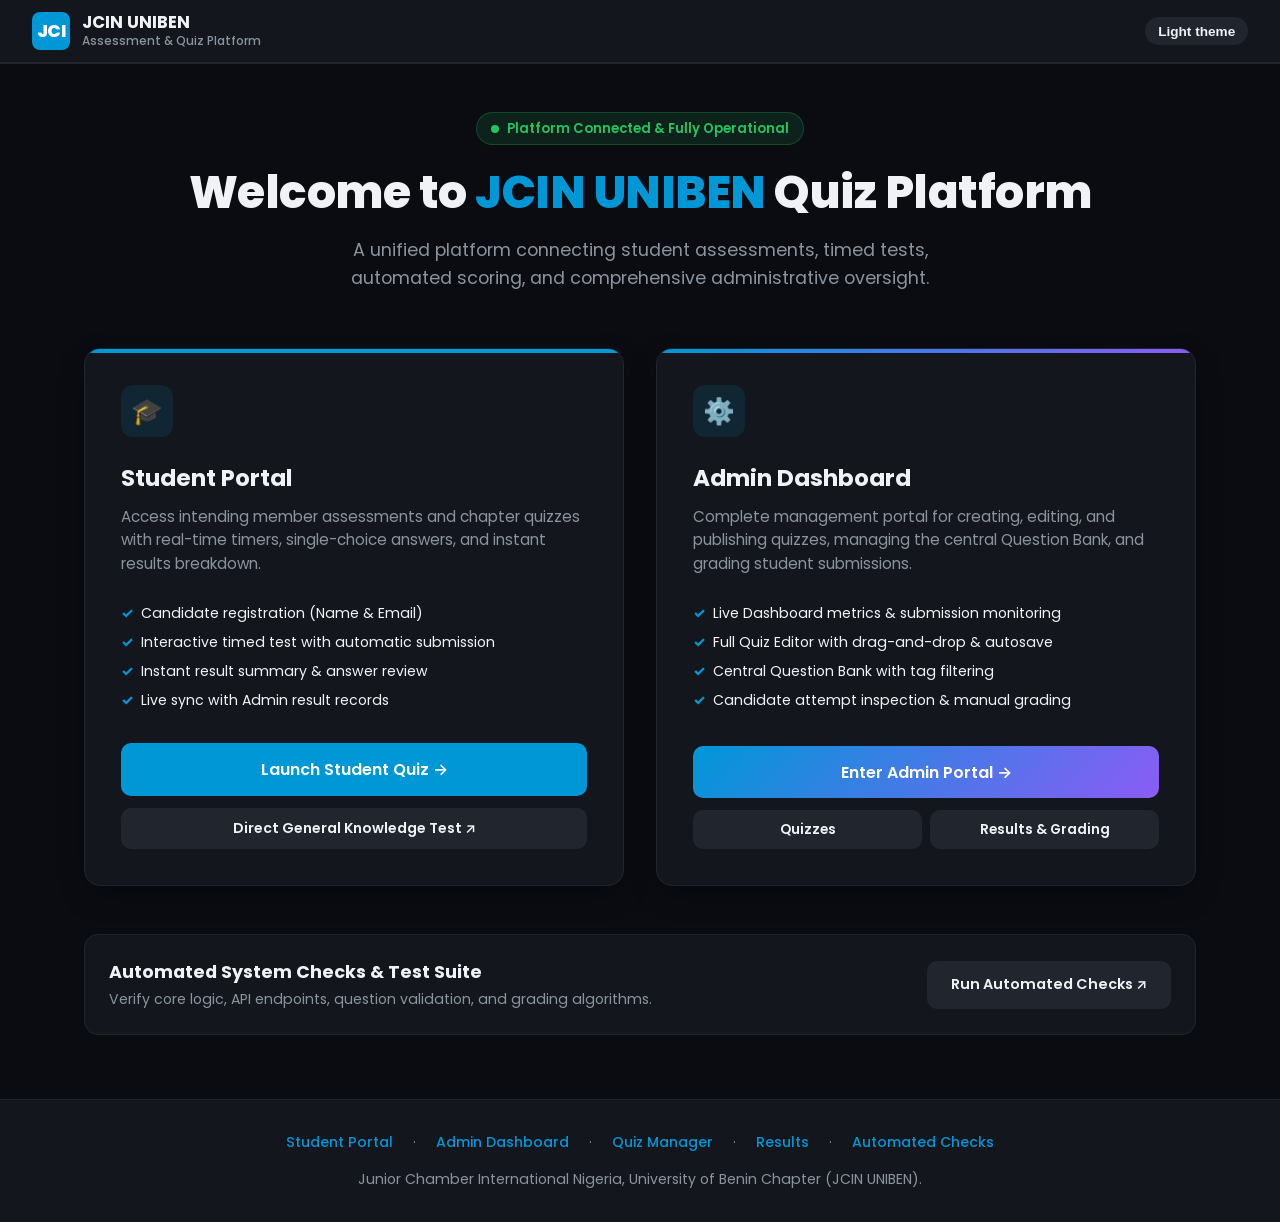
<file: index.html>
<!doctype html>
<html lang="en" data-theme="dark">
<head>
  <meta charset="utf-8">
  <meta name="viewport" content="width=device-width, initial-scale=1">
  <title>JCIN UNIBEN || Assessment & Quiz Platform</title>
  <meta name="description" content="Unified Assessment Platform for JCIN UNIBEN — Student quizzes, administrative management, results and grading.">
  <link rel="icon" href="admin/assets/favicon.svg" type="image/svg+xml">
  <link rel="preconnect" href="https://fonts.googleapis.com">
  <link rel="preconnect" href="https://fonts.gstatic.com" crossorigin>
  <link rel="stylesheet" href="https://fonts.googleapis.com/css2?family=Poppins:wght@400;500;600;700;800&family=Inter:wght@400;500;600;700&display=swap">
  <style>
    :root {
      --primary: #0097D7;
      --primary-hover: #0084bd;
      --bg: #0b0c12;
      --card-bg: #13171d;
      --border: #21262e;
      --text: #f0f2f5;
      --text-muted: #8b949e;
      --success: #22c55e;
      --shadow: 0 10px 30px -5px rgba(0, 0, 0, 0.4);
    }

    [data-theme="light"] {
      --primary: #0097D7;
      --primary-hover: #0084bd;
      --bg: #f4f6fa;
      --card-bg: #ffffff;
      --border: #e1e4ea;
      --text: #1a1e23;
      --text-muted: #5e6672;
      --success: #16a34a;
      --shadow: 0 10px 25px -5px rgba(0, 0, 0, 0.08);
    }

    * {
      margin: 0;
      padding: 0;
      box-sizing: border-box;
    }

    body {
      font-family: 'Poppins', 'Inter', -apple-system, sans-serif;
      background-color: var(--bg);
      color: var(--text);
      min-height: 100vh;
      display: flex;
      flex-direction: column;
      transition: background-color 0.2s, color 0.2s;
    }

    .navbar {
      width: 100%;
      height: 64px;
      padding: 0 2rem;
      background-color: var(--card-bg);
      border-bottom: 2px solid var(--border);
      display: flex;
      justify-content: space-between;
      align-items: center;
      position: sticky;
      top: 0;
      z-index: 100;
    }

    .navbar__brand {
      display: flex;
      align-items: center;
      gap: 0.75rem;
      text-decoration: none;
      color: var(--text);
    }

    .navbar__logo {
      width: 38px;
      height: 38px;
      background: var(--primary);
      color: #fff;
      border-radius: 8px;
      display: flex;
      align-items: center;
      justify-content: center;
      font-weight: 800;
      font-size: 1.1rem;
      letter-spacing: -0.5px;
    }

    .navbar__title {
      font-size: 1.05rem;
      font-weight: 700;
      line-height: 1.2;
    }

    .navbar__subtitle {
      font-size: 0.75rem;
      color: var(--text-muted);
      font-weight: 500;
    }

    .navbar__actions {
      display: flex;
      align-items: center;
      gap: 1rem;
    }

    .theme-toggle {
      background: var(--border);
      color: var(--text);
      border: none;
      border-radius: 20px;
      padding: 0.4rem 0.8rem;
      font-size: 0.85rem;
      font-weight: 600;
      cursor: pointer;
      display: flex;
      align-items: center;
      gap: 0.4rem;
      transition: opacity 0.2s;
    }

    .theme-toggle:hover {
      opacity: 0.85;
    }

    .main {
      flex: 1;
      max-width: 1160px;
      width: 100%;
      margin: 0 auto;
      padding: 3rem 1.5rem 4rem;
    }

    .hero {
      text-align: center;
      margin-bottom: 3.5rem;
    }

    .status-pill {
      display: inline-flex;
      align-items: center;
      gap: 0.5rem;
      background: rgba(34, 197, 94, 0.12);
      color: var(--success);
      border: 1px solid rgba(34, 197, 94, 0.25);
      border-radius: 24px;
      padding: 0.35rem 0.9rem;
      font-size: 0.82rem;
      font-weight: 600;
      margin-bottom: 1.25rem;
    }

    .status-dot {
      width: 8px;
      height: 8px;
      background: var(--success);
      border-radius: 50%;
      animation: pulse 2s infinite;
    }

    @keyframes pulse {
      0%, 100% { opacity: 1; transform: scale(1); }
      50% { opacity: 0.5; transform: scale(0.85); }
    }

    .hero__title {
      font-size: clamp(2rem, 4vw, 2.85rem);
      font-weight: 800;
      letter-spacing: -0.5px;
      line-height: 1.2;
      margin-bottom: 1rem;
    }

    .hero__title span {
      color: var(--primary);
    }

    .hero__description {
      font-size: 1.1rem;
      color: var(--text-muted);
      max-width: 680px;
      margin: 0 auto;
      line-height: 1.6;
    }

    .cards-grid {
      display: grid;
      grid-template-columns: repeat(auto-fit, minmax(320px, 1fr));
      gap: 2rem;
      margin-bottom: 3rem;
    }

    .portal-card {
      background: var(--card-bg);
      border: 1px solid var(--border);
      border-radius: 16px;
      padding: 2.25rem;
      box-shadow: var(--shadow);
      display: flex;
      flex-direction: column;
      justify-content: space-between;
      position: relative;
      overflow: hidden;
      transition: transform 0.2s, border-color 0.2s;
    }

    .portal-card:hover {
      transform: translateY(-3px);
      border-color: var(--primary);
    }

    .portal-card::before {
      content: '';
      position: absolute;
      top: 0;
      left: 0;
      right: 0;
      height: 4px;
      background: var(--primary);
    }

    .portal-card--admin::before {
      background: linear-gradient(90deg, var(--primary), #8b5cf6);
    }

    .portal-card__icon {
      width: 52px;
      height: 52px;
      background: rgba(0, 151, 215, 0.12);
      color: var(--primary);
      border-radius: 12px;
      display: flex;
      align-items: center;
      justify-content: center;
      margin-bottom: 1.5rem;
      font-size: 1.6rem;
    }

    .portal-card__title {
      font-size: 1.45rem;
      font-weight: 700;
      margin-bottom: 0.6rem;
    }

    .portal-card__description {
      color: var(--text-muted);
      font-size: 0.95rem;
      line-height: 1.55;
      margin-bottom: 1.75rem;
      flex-grow: 1;
    }

    .portal-card__features {
      list-style: none;
      margin-bottom: 2rem;
      display: flex;
      flex-direction: column;
      gap: 0.5rem;
    }

    .portal-card__features li {
      font-size: 0.88rem;
      color: var(--text);
      display: flex;
      align-items: center;
      gap: 0.5rem;
    }

    .portal-card__features li::before {
      content: '✓';
      color: var(--primary);
      font-weight: 800;
    }

    .btn {
      display: inline-flex;
      align-items: center;
      justify-content: center;
      gap: 0.5rem;
      padding: 0.85rem 1.5rem;
      border-radius: 10px;
      font-size: 1rem;
      font-weight: 600;
      text-decoration: none;
      cursor: pointer;
      transition: all 0.2s;
      font-family: inherit;
    }

    .btn--primary {
      background: var(--primary);
      color: #fff;
    }

    .btn--primary:hover {
      background: var(--primary-hover);
    }

    .btn--secondary {
      background: var(--border);
      color: var(--text);
    }

    .btn--secondary:hover {
      opacity: 0.9;
    }

    .footer {
      border-top: 1px solid var(--border);
      background: var(--card-bg);
      padding: 2rem 1.5rem;
      text-align: center;
      color: var(--text-muted);
      font-size: 0.88rem;
    }

    .footer a {
      color: var(--primary);
      text-decoration: none;
      font-weight: 500;
    }

    .footer a:hover {
      text-decoration: underline;
    }

    .quick-links {
      display: flex;
      justify-content: center;
      gap: 1.25rem;
      margin-bottom: 1rem;
      flex-wrap: wrap;
    }
  </style>
  <script>
    (function(){
      try {
        var t = localStorage.getItem('jci-theme') || localStorage.getItem('jci-admin-theme') || 'dark';
        document.documentElement.setAttribute('data-theme', t);
      } catch (e) {}
    })();
  </script>
</head>
<body>
  <nav class="navbar">
    <a href="#" class="navbar__brand">
      <div class="navbar__logo">JCI</div>
      <div>
        <div class="navbar__title">JCIN UNIBEN</div>
        <div class="navbar__subtitle">Assessment & Quiz Platform</div>
      </div>
    </a>
    <div class="navbar__actions">
      <button type="button" class="theme-toggle" id="themeToggle" aria-label="Toggle light or dark theme">
        <span id="themeLabel">Light theme</span>
      </button>
    </div>
  </nav>

  <main class="main">
    <section class="hero">
      <div class="status-pill">
        <span class="status-dot"></span>
        <span>Platform Connected & Fully Operational</span>
      </div>
      <h1 class="hero__title">Welcome to <span>JCIN UNIBEN</span> Quiz Platform</h1>
      <p class="hero__description">
        A unified platform connecting student assessments, timed tests, automated scoring, and comprehensive administrative oversight.
      </p>
    </section>

    <div class="cards-grid">
      <!-- Student Portal Card -->
      <div class="portal-card">
        <div>
          <div class="portal-card__icon">🎓</div>
          <h2 class="portal-card__title">Student Portal</h2>
          <p class="portal-card__description">
            Access intending member assessments and chapter quizzes with real-time timers, single-choice answers, and instant results breakdown.
          </p>
          <ul class="portal-card__features">
            <li>Candidate registration (Name & Email)</li>
            <li>Interactive timed test with automatic submission</li>
            <li>Instant result summary & answer review</li>
            <li>Live sync with Admin result records</li>
          </ul>
        </div>
        <div style="display: flex; flex-direction: column; gap: 0.75rem;">
          <a href="JCIN%20UNIBEN%20QUIZ/Student/index.html" class="btn btn--primary">Launch Student Quiz →</a>
          <a href="JCIN%20UNIBEN%20QUIZ/Student/test.html" class="btn btn--secondary" style="font-size: 0.88rem; padding: 0.65rem;">Direct General Knowledge Test ↗</a>
        </div>
      </div>

      <!-- Administrator Portal Card -->
      <div class="portal-card portal-card--admin">
        <div>
          <div class="portal-card__icon">⚙️</div>
          <h2 class="portal-card__title">Admin Dashboard</h2>
          <p class="portal-card__description">
            Complete management portal for creating, editing, and publishing quizzes, managing the central Question Bank, and grading student submissions.
          </p>
          <ul class="portal-card__features">
            <li>Live Dashboard metrics & submission monitoring</li>
            <li>Full Quiz Editor with drag-and-drop & autosave</li>
            <li>Central Question Bank with tag filtering</li>
            <li>Candidate attempt inspection & manual grading</li>
          </ul>
        </div>
        <div style="display: flex; flex-direction: column; gap: 0.75rem;">
          <a href="admin/index.html" class="btn btn--primary" style="background: linear-gradient(135deg, var(--primary), #8b5cf6);">Enter Admin Portal →</a>
          <div style="display: grid; grid-template-columns: 1fr 1fr; gap: 0.5rem;">
            <a href="admin/quizzes.html" class="btn btn--secondary" style="font-size: 0.85rem; padding: 0.6rem;">Quizzes</a>
            <a href="admin/results.html" class="btn btn--secondary" style="font-size: 0.85rem; padding: 0.6rem;">Results & Grading</a>
          </div>
        </div>
      </div>
    </div>

    <!-- Diagnostic & Checks Section -->
    <div style="background: var(--card-bg); border: 1px solid var(--border); border-radius: 14px; padding: 1.5rem; display: flex; justify-content: space-between; align-items: center; flex-wrap: wrap; gap: 1rem;">
      <div>
        <h3 style="font-size: 1.1rem; font-weight: 700; margin-bottom: 0.25rem;">Automated System Checks & Test Suite</h3>
        <p style="font-size: 0.88rem; color: var(--text-muted);">Verify core logic, API endpoints, question validation, and grading algorithms.</p>
      </div>
      <a href="admin/tests.html" class="btn btn--secondary" style="font-size: 0.9rem;">Run Automated Checks ↗</a>
    </div>
  </main>

  <footer class="footer">
    <div class="quick-links">
      <a href="JCIN%20UNIBEN%20QUIZ/Student/index.html">Student Portal</a>
      <span>·</span>
      <a href="admin/index.html">Admin Dashboard</a>
      <span>·</span>
      <a href="admin/quizzes.html">Quiz Manager</a>
      <span>·</span>
      <a href="admin/results.html">Results</a>
      <span>·</span>
      <a href="admin/tests.html">Automated Checks</a>
    </div>
    <p>Junior Chamber International Nigeria, University of Benin Chapter (JCIN UNIBEN).</p>
  </footer>

  <script>
    const themeBtn = document.getElementById('themeToggle');
    const themeLabel = document.getElementById('themeLabel');

    function updateThemeUI() {
      const isDark = document.documentElement.getAttribute('data-theme') === 'dark';
      themeLabel.textContent = isDark ? 'Light theme' : 'Dark theme';
    }

    updateThemeUI();

    themeBtn.addEventListener('click', () => {
      const current = document.documentElement.getAttribute('data-theme') || 'dark';
      const next = current === 'dark' ? 'light' : 'dark';
      document.documentElement.setAttribute('data-theme', next);
      localStorage.setItem('jci-theme', next);
      localStorage.setItem('jci-admin-theme', next);
      localStorage.setItem('theme', next);
      updateThemeUI();
    });
  </script>
</body>
</html>
</file>
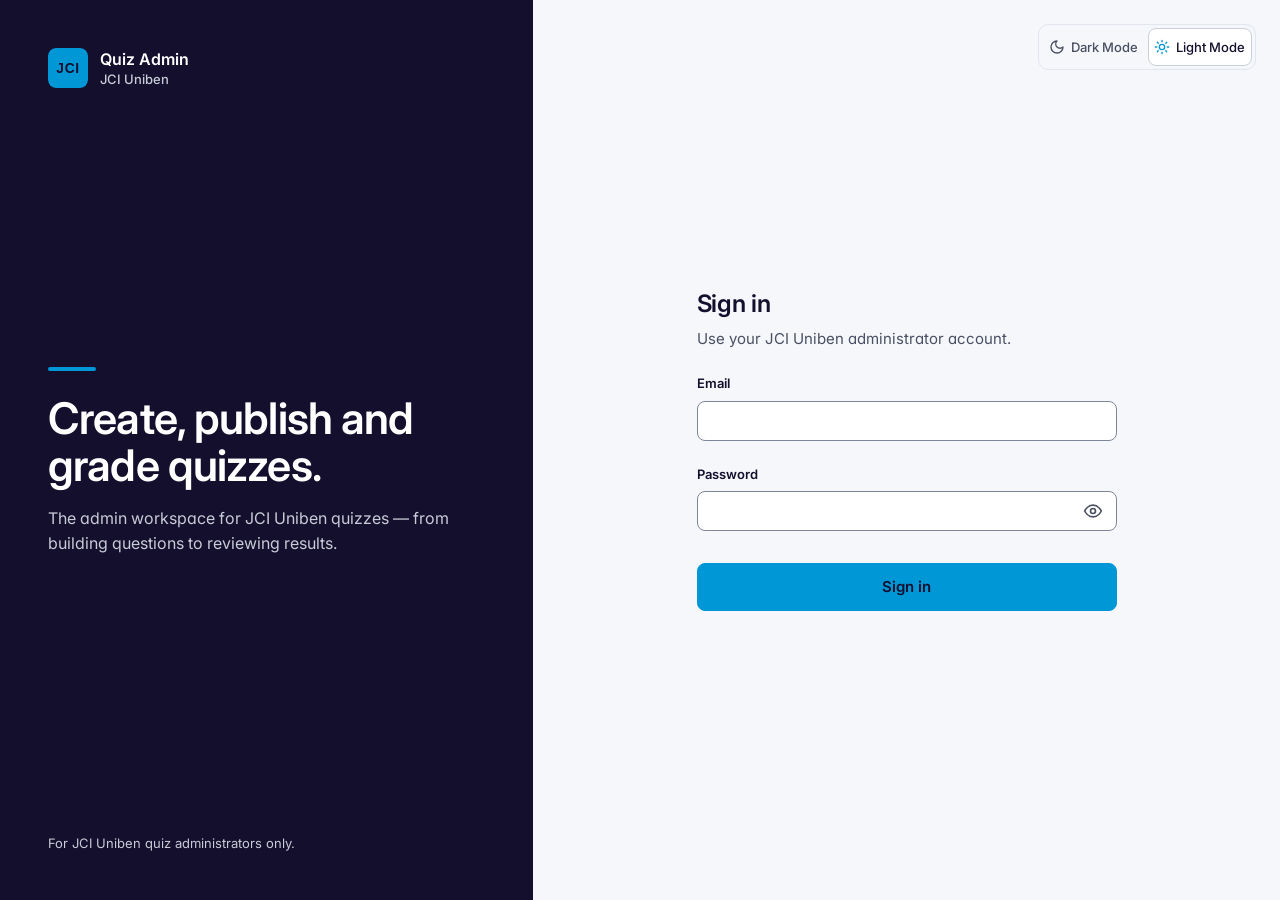
<file: admin/index.html>
<!doctype html>
<html lang="en" data-theme="dark">
<head>
  <meta charset="utf-8">
  <meta name="viewport" content="width=device-width, initial-scale=1">
  <title>Loading · JCI Uniben Quiz Admin</title>
  <meta name="robots" content="noindex, nofollow">
  <meta name="color-scheme" content="dark light">
  <!-- Theme before first paint: identical copy of js/theme-init.js -->
  <script>(function(){try{var t=localStorage.getItem('jci-admin-theme');if(t!=='dark'&&t!=='light'){t=window.matchMedia&&window.matchMedia('(prefers-color-scheme: light)').matches?'light':'dark'}document.documentElement.setAttribute('data-theme',t)}catch(e){document.documentElement.setAttribute('data-theme','dark')}})();</script>
  <link rel="icon" href="assets/favicon.svg" type="image/svg+xml">
  <link rel="preconnect" href="https://fonts.googleapis.com">
  <link rel="preconnect" href="https://fonts.gstatic.com" crossorigin>
  <link rel="stylesheet" href="https://fonts.googleapis.com/css2?family=Inter:wght@400;500;600;700&amp;display=swap">
  <link rel="stylesheet" href="css/tokens.css">
  <link rel="stylesheet" href="css/base.css">
  <link rel="stylesheet" href="css/layout.css">
  <link rel="stylesheet" href="css/components.css">
  <link rel="stylesheet" href="css/motion.css">
  <link rel="stylesheet" href="css/pages.css">
  <script type="module" src="js/pages/index.js" blocking="render"></script>
</head>
<body>
  <main id="main" class="boot">
    <div class="boot__inner" data-boot-status role="status">
      <img src="assets/logo.svg" alt="JCI Uniben" width="48" height="48">
      <span class="spinner" aria-hidden="true"></span>
      <p>Checking your sign-in…</p>
    </div>
  </main>
</body>
</html>
</file>
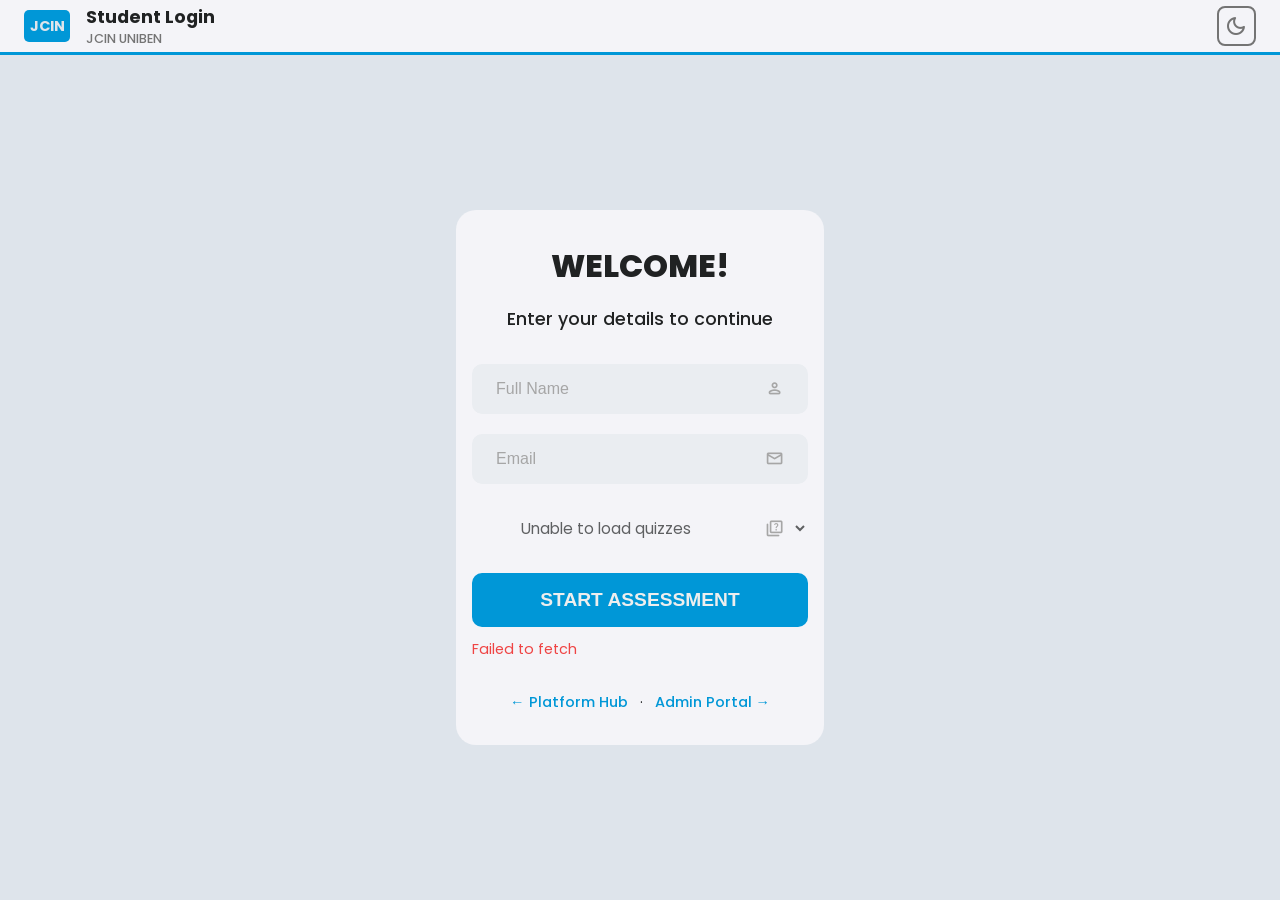
<file: JCIN UNIBEN QUIZ/Student/index.html>
<!DOCTYPE html>
<html lang="en">
<head>
    <meta charset="UTF-8">
    <meta name="viewport" content="width=device-width, initial-scale=1.0">

    <!-- Link to stylesheet -->
    <link rel="stylesheet" href="./style.css">

    <!-- Link to JS Scripts -->
    <script type="module" src="./login.js"></script>

    <!-- Link to Google Icons -->
    <link rel="stylesheet" href="https://fonts.googleapis.com/css2?family=Material+Symbols+Rounded" />
    <title>JCIN UNIBEN || STUDENT LOGIN</title>
</head>
<body class="login">
    <nav class="nav-bar">
        <div class="left">
            <span class="material-symbols-rounded menu">
                menu
            </span>
            <div class="logo">
                <h2>JCIN</h2>
            </div>

            <div class="txt">
                <h3>Student Login</h3>
                <h5>JCIN UNIBEN</h5>
            </div>
        </div>
        
        <div class="theme">
            <span class="material-symbols-rounded theme-icon">
                light_mode
            </span>
        </div>
    </nav>
    <div class="login-container">
        <div class="login-content">
            <a href="./test.html" class="quiz-link"></a>
            
            <h1>Welcome!</h1>
            <p>Enter your details to continue</p>

            <form action="#" class="login-form">
                <div class="input-box">
                    <input type="text" placeholder="Full Name" class="name">
                    <span class="material-symbols-rounded icon">
                        person
                    </span>
                    <div class="error">Invalid entery</div>
                </div>

                <div class="input-box">
                    <input type="text" placeholder="Email" class="email">
                    <span class=" material-symbols-rounded iconicon">
                        email
                    </span>
                    <div class="error"></div>
                </div>

                <div class="input-box quiz-select-container">
                    <select class="quiz-select" id="quizSelect" aria-label="Select Quiz">
                        <option value="default">JCI Uniben General Knowledge</option>
                    </select>
                    <span class="material-symbols-rounded icon">
                        quiz
                    </span>
                </div>

                <button type="submit" class="btn">START ASSESSMENT</button>
            </form>

            <div class="portal-links">
                <a href="../../index.html">← Platform Hub</a>
                <span>·</span>
                <a href="../../admin/index.html">Admin Portal →</a>
            </div>
        </div>
    </div>
</body>
</html>
</file>
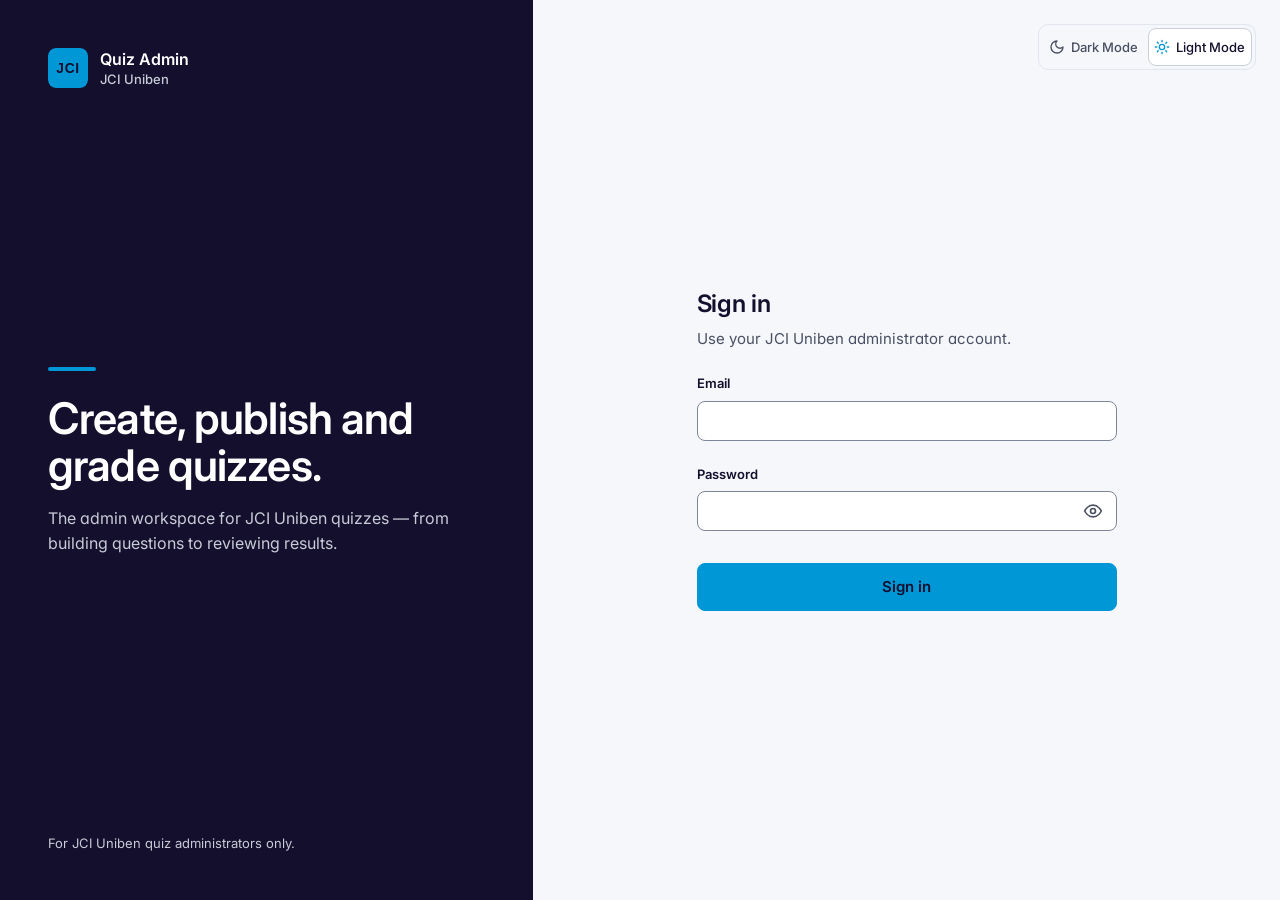
<file: admin/attempt.html>
<!doctype html>
<html lang="en" data-theme="dark">
<head>
  <meta charset="utf-8">
  <meta name="viewport" content="width=device-width, initial-scale=1">
  <title>Attempt · JCI Uniben Quiz Admin</title>
  <meta name="robots" content="noindex, nofollow">
  <meta name="color-scheme" content="dark light">
  <!-- Theme before first paint: identical copy of js/theme-init.js -->
  <script>(function(){try{var t=localStorage.getItem('jci-admin-theme');if(t!=='dark'&&t!=='light'){t=window.matchMedia&&window.matchMedia('(prefers-color-scheme: light)').matches?'light':'dark'}document.documentElement.setAttribute('data-theme',t)}catch(e){document.documentElement.setAttribute('data-theme','dark')}})();</script>
  <link rel="icon" href="assets/favicon.svg" type="image/svg+xml">
  <link rel="preconnect" href="https://fonts.googleapis.com">
  <link rel="preconnect" href="https://fonts.gstatic.com" crossorigin>
  <link rel="stylesheet" href="https://fonts.googleapis.com/css2?family=Inter:wght@400;500;600;700&amp;display=swap">
  <link rel="stylesheet" href="css/tokens.css">
  <link rel="stylesheet" href="css/base.css">
  <link rel="stylesheet" href="css/layout.css">
  <link rel="stylesheet" href="css/components.css">
  <link rel="stylesheet" href="css/motion.css">
  <link rel="stylesheet" href="css/pages.css">
  <link rel="stylesheet" href="css/results.css">
  <script type="module" src="js/pages/attempt.js" blocking="render"></script>
</head>
<body class="app" data-page="results" data-title="Attempt">
  <a class="skip-link" href="#main">Skip to main content</a>
  <div class="sidebar" data-sidebar></div>
  <div class="app-column">
    <header class="topbar" data-topbar></header>
    <div class="banners" data-banners></div>
    <main id="main" class="app-main" tabindex="-1">
      <div class="page">
        <nav class="breadcrumbs" aria-label="Breadcrumb">
          <ol>
            <li><a href="results.html">Results</a></li>
            <li><a href="results.html" data-crumb-quiz>Quiz</a></li>
            <li><span aria-current="page" data-crumb-title>Attempt</span></li>
          </ol>
        </nav>
        <header class="editor-head attempt-head">
          <div class="editor-head__titles">
            <h1 class="editor-title" data-attempt-title>Attempt</h1>
            <p class="attempt-head__email" data-attempt-email></p>
            <div class="editor-head__meta" data-attempt-badges></div>
          </div>
          <nav class="attempt-nav" aria-label="Other attempts" data-attempt-nav hidden></nav>
        </header>
        <div class="stack" role="status" data-page-loading>
          <span class="sr-only">Loading…</span>
          <div class="skeleton skeleton--block" aria-hidden="true"></div>
          <div class="skeleton skeleton--line" style="width:70%" aria-hidden="true"></div>
          <div class="skeleton skeleton--line" style="width:52%" aria-hidden="true"></div>
        </div>
        <div data-page-content hidden>
          <div data-attempt-body></div>
        </div>
      </div>
    </main>
  </div>
</body>
</html>
</file>
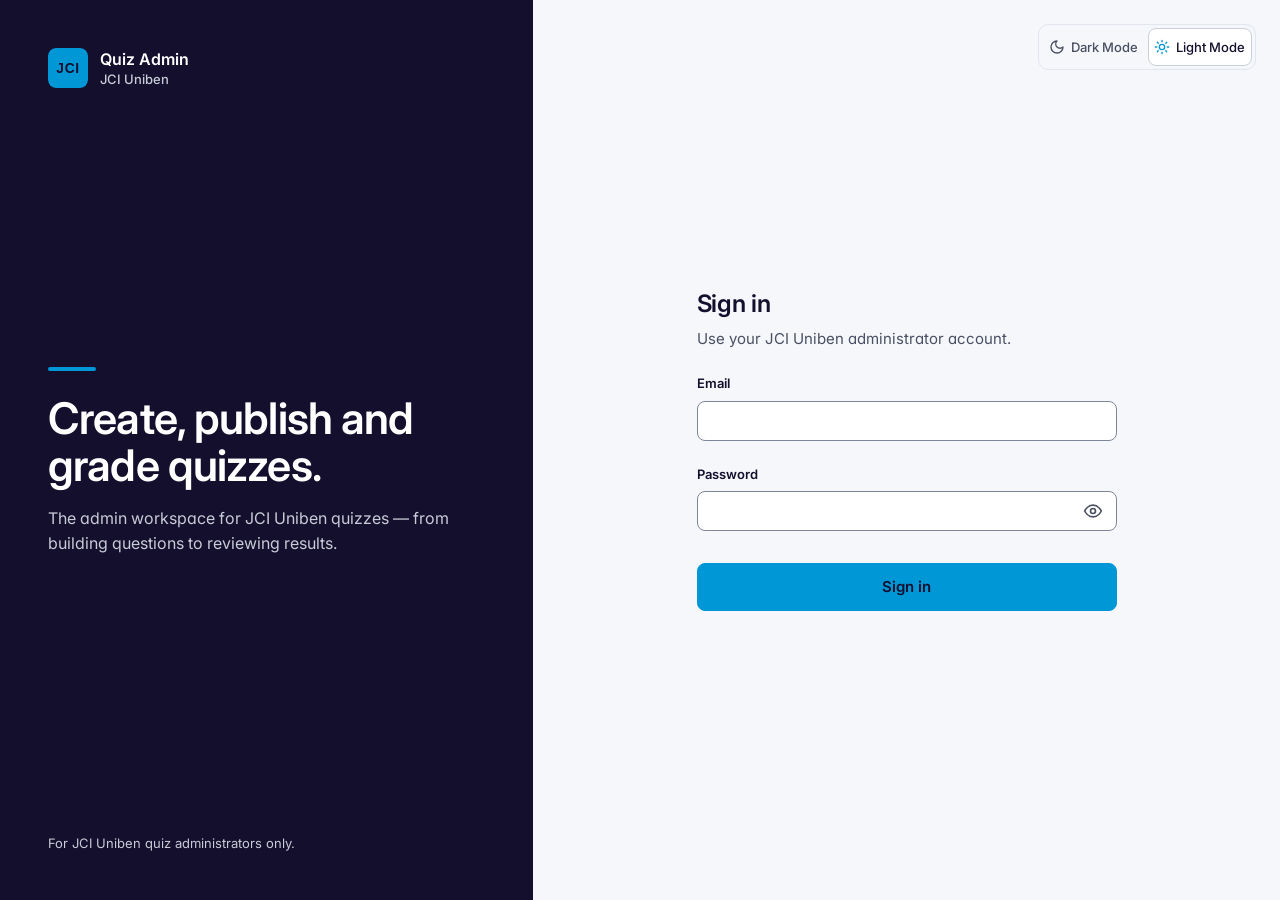
<file: admin/dashboard.html>
<!doctype html>
<html lang="en" data-theme="dark">
<head>
  <meta charset="utf-8">
  <meta name="viewport" content="width=device-width, initial-scale=1">
  <title>Dashboard · JCI Uniben Quiz Admin</title>
  <meta name="robots" content="noindex, nofollow">
  <meta name="color-scheme" content="dark light">
  <!-- Theme before first paint: identical copy of js/theme-init.js -->
  <script>(function(){try{var t=localStorage.getItem('jci-admin-theme');if(t!=='dark'&&t!=='light'){t=window.matchMedia&&window.matchMedia('(prefers-color-scheme: light)').matches?'light':'dark'}document.documentElement.setAttribute('data-theme',t)}catch(e){document.documentElement.setAttribute('data-theme','dark')}})();</script>
  <link rel="icon" href="assets/favicon.svg" type="image/svg+xml">
  <link rel="preconnect" href="https://fonts.googleapis.com">
  <link rel="preconnect" href="https://fonts.gstatic.com" crossorigin>
  <link rel="stylesheet" href="https://fonts.googleapis.com/css2?family=Inter:wght@400;500;600;700&amp;display=swap">
  <link rel="stylesheet" href="css/tokens.css">
  <link rel="stylesheet" href="css/base.css">
  <link rel="stylesheet" href="css/layout.css">
  <link rel="stylesheet" href="css/components.css">
  <link rel="stylesheet" href="css/motion.css">
  <link rel="stylesheet" href="css/pages.css">
  <script type="module" src="js/pages/dashboard.js" blocking="render"></script>
</head>
<body class="app" data-page="dashboard" data-title="Dashboard">
  <a class="skip-link" href="#main">Skip to main content</a>
  <div class="sidebar" data-sidebar></div>
  <div class="app-column">
    <header class="topbar" data-topbar></header>
    <div class="banners" data-banners></div>
    <main id="main" class="app-main" tabindex="-1">
      <div class="page">
        <header class="page-header">
          <div class="page-header__titles">
            <h1>Dashboard</h1>
            <p class="page-header__description" data-admin-greeting hidden>Welcome back, <span data-admin-first-name></span>.</p>
          </div>
          <div class="page-header__actions">
            <button type="button" class="btn btn--primary" data-new-quiz hidden><svg viewBox="0 0 24 24" width="18" height="18" fill="none" stroke="currentColor" stroke-width="2" stroke-linecap="round" stroke-linejoin="round" aria-hidden="true" focusable="false"><path d="M12 5v14M5 12h14"/></svg><span class="btn__label">Create quiz</span></button>
            <a class="btn" href="quizzes.html"><svg viewBox="0 0 24 24" width="18" height="18" fill="none" stroke="currentColor" stroke-width="2" stroke-linecap="round" stroke-linejoin="round" aria-hidden="true" focusable="false"><rect x="8" y="2" width="8" height="4" rx="1"/><path d="M16 4h2a2 2 0 0 1 2 2v14a2 2 0 0 1-2 2H6a2 2 0 0 1-2-2V6a2 2 0 0 1 2-2h2"/><path d="M12 11h4M12 16h4M8 11h.01M8 16h.01"/></svg><span class="btn__label">View all quizzes</span></a>
            <a class="btn" href="results.html"><svg viewBox="0 0 24 24" width="18" height="18" fill="none" stroke="currentColor" stroke-width="2" stroke-linecap="round" stroke-linejoin="round" aria-hidden="true" focusable="false"><path d="M3 3v18h18"/><path d="M7 16v-4M12 16V8M17 16V9"/></svg><span class="btn__label">Open results</span></a>
            <a class="btn" href="../JCIN%20UNIBEN%20QUIZ/Student/index.html" target="_blank" title="Open student test portal"><svg viewBox="0 0 24 24" width="18" height="18" fill="none" stroke="currentColor" stroke-width="2" stroke-linecap="round" stroke-linejoin="round" aria-hidden="true" focusable="false"><path d="M18 13v6a2 2 0 0 1-2 2H5a2 2 0 0 1-2-2V8a2 2 0 0 1 2-2h6"/><polyline points="15 3 21 3 21 9"/><line x1="10" y1="14" x2="21" y2="3"/></svg><span class="btn__label">Student Portal ↗</span></a>
          </div>
        </header>
        <div class="stack" role="status" data-page-loading>
          <span class="sr-only">Loading…</span>
          <div class="skeleton skeleton--block" aria-hidden="true"></div>
          <div class="skeleton skeleton--line" style="width:70%" aria-hidden="true"></div>
          <div class="skeleton skeleton--line" style="width:52%" aria-hidden="true"></div>
        </div>
        <div data-page-content hidden>
          <div data-dashboard></div>
        </div>
      </div>
    </main>
  </div>
</body>
</html>
</file>
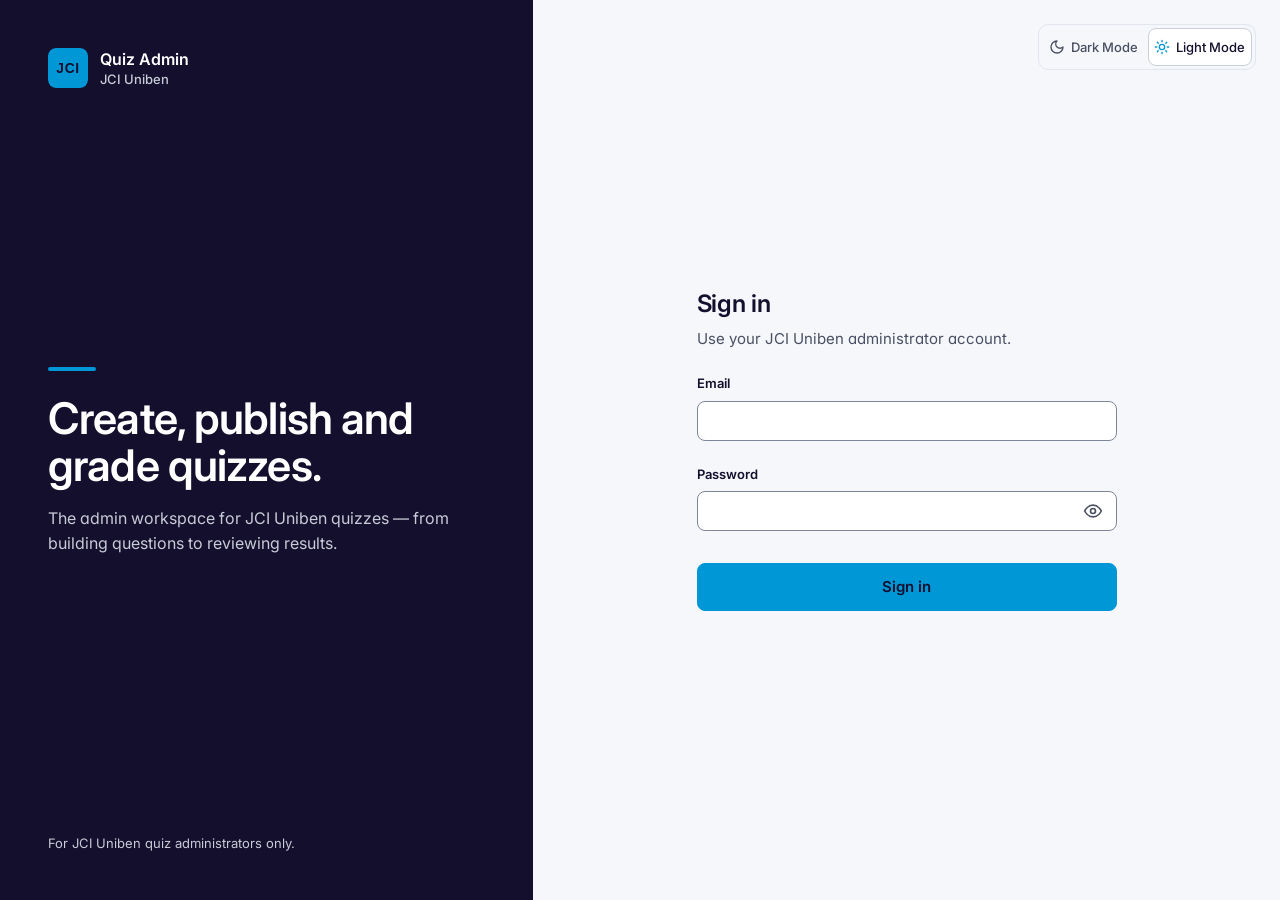
<file: admin/login.html>
<!doctype html>
<html lang="en" data-theme="dark">
<head>
  <meta charset="utf-8">
  <meta name="viewport" content="width=device-width, initial-scale=1">
  <title>Sign in · JCI Uniben Quiz Admin</title>
  <meta name="robots" content="noindex, nofollow">
  <meta name="color-scheme" content="dark light">
  <!-- Theme before first paint: identical copy of js/theme-init.js -->
  <script>(function(){try{var t=localStorage.getItem('jci-admin-theme');if(t!=='dark'&&t!=='light'){t=window.matchMedia&&window.matchMedia('(prefers-color-scheme: light)').matches?'light':'dark'}document.documentElement.setAttribute('data-theme',t)}catch(e){document.documentElement.setAttribute('data-theme','dark')}})();</script>
  <link rel="icon" href="assets/favicon.svg" type="image/svg+xml">
  <link rel="preconnect" href="https://fonts.googleapis.com">
  <link rel="preconnect" href="https://fonts.gstatic.com" crossorigin>
  <link rel="stylesheet" href="https://fonts.googleapis.com/css2?family=Inter:wght@400;500;600;700&amp;display=swap">
  <link rel="stylesheet" href="css/tokens.css">
  <link rel="stylesheet" href="css/base.css">
  <link rel="stylesheet" href="css/layout.css">
  <link rel="stylesheet" href="css/components.css">
  <link rel="stylesheet" href="css/motion.css">
  <link rel="stylesheet" href="css/pages.css">
  <script type="module" src="js/pages/login.js" blocking="render"></script>
</head>
<body class="auth-page">
  <a class="skip-link" href="#main">Skip to main content</a>
  <div class="banners" data-banners></div>
  <div class="auth">
    <div class="auth__brand">
      <div class="auth__brand-head">
        <img class="auth__brand-logo" src="assets/logo.svg" alt="" width="40" height="40">
        <div>
          <p class="auth__brand-name">Quiz Admin</p>
          <p class="auth__brand-org">JCI Uniben</p>
        </div>
      </div>
      <div class="auth__brand-body">
        <span class="auth__brand-accent" aria-hidden="true"></span>
        <p class="auth__brand-title">Create, publish and grade quizzes.</p>
        <p class="auth__brand-text">The admin workspace for JCI Uniben quizzes — from building questions to reviewing results.</p>
      </div>
      <p class="auth__brand-foot">For JCI Uniben quiz administrators only.</p>
    </div>

    <main id="main" class="auth__main" tabindex="-1">
      <div class="auth__toolbar" data-theme-switch></div>
      <div class="auth__card">
        <h1>Sign in</h1>
        <p class="auth__intro">Use your JCI Uniben administrator account.</p>
        <div class="stack">
          <div data-demo-hint hidden></div>
          <div data-error-summary hidden></div>
          <div data-form-alert hidden></div>
          <form class="auth__form" data-login-form novalidate>
            <div class="field">
              <label class="field__label" for="identifier">Email</label>
              <div class="field__control field__control--with-valid">
                <input class="input" id="identifier" name="identifier" type="email" autocomplete="username" inputmode="email" autocapitalize="none" spellcheck="false" required>
                <span class="field__valid" aria-hidden="true"><svg viewBox="0 0 24 24" width="18" height="18" fill="none" stroke="currentColor" stroke-width="2" stroke-linecap="round" stroke-linejoin="round" aria-hidden="true" focusable="false"><path d="M20 6 9 17l-5-5"/></svg></span>
              </div>
              <div class="field__message"><div></div></div>
            </div>
            <div class="field">
              <label class="field__label" for="password">Password</label>
              <div class="field__control field__control--password">
                <input class="input" id="password" name="password" type="password" autocomplete="current-password" required>
                <button type="button" class="password-toggle" data-password-toggle aria-pressed="false" aria-label="Show password"><svg viewBox="0 0 24 24" width="20" height="20" fill="none" stroke="currentColor" stroke-width="2" stroke-linecap="round" stroke-linejoin="round" aria-hidden="true" focusable="false"><path d="M2 12s3.5-7 10-7 10 7 10 7-3.5 7-10 7S2 12 2 12z"/><circle cx="12" cy="12" r="3"/></svg></button>
              </div>
              <div aria-live="polite">
                <p class="caps-warning" data-caps-warning hidden><svg viewBox="0 0 24 24" width="16" height="16" fill="none" stroke="currentColor" stroke-width="2" stroke-linecap="round" stroke-linejoin="round" aria-hidden="true" focusable="false"><path d="M10.29 3.86 1.82 18a2 2 0 0 0 1.71 3h16.94a2 2 0 0 0 1.71-3L13.71 3.86a2 2 0 0 0-3.42 0z"/><path d="M12 9v4M12 17h.01"/></svg>Caps Lock is on</p>
              </div>
              <div class="field__message"><div></div></div>
            </div>
            <button type="submit" class="btn btn--primary btn--lg btn--block"><span class="btn__label">Sign in</span></button>
          </form>
        </div>
      </div>
    </main>
  </div>
</body>
</html>
</file>
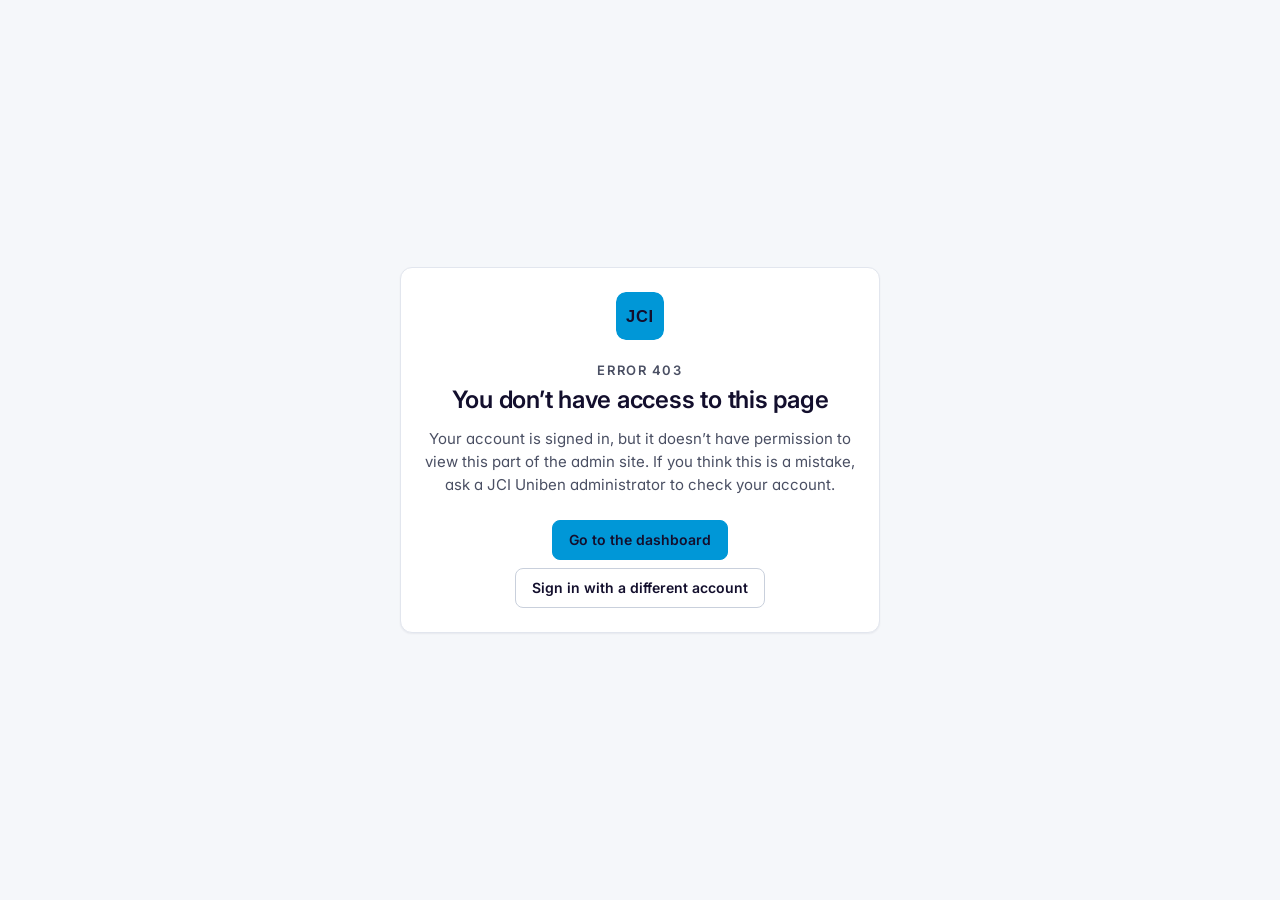
<file: admin/no-access.html>
<!doctype html>
<html lang="en" data-theme="dark">
<head>
  <meta charset="utf-8">
  <meta name="viewport" content="width=device-width, initial-scale=1">
  <title>No access · JCI Uniben Quiz Admin</title>
  <meta name="robots" content="noindex, nofollow">
  <meta name="color-scheme" content="dark light">
  <!-- Theme before first paint: identical copy of js/theme-init.js -->
  <script>(function(){try{var t=localStorage.getItem('jci-admin-theme');if(t!=='dark'&&t!=='light'){t=window.matchMedia&&window.matchMedia('(prefers-color-scheme: light)').matches?'light':'dark'}document.documentElement.setAttribute('data-theme',t)}catch(e){document.documentElement.setAttribute('data-theme','dark')}})();</script>
  <link rel="icon" href="assets/favicon.svg" type="image/svg+xml">
  <link rel="preconnect" href="https://fonts.googleapis.com">
  <link rel="preconnect" href="https://fonts.gstatic.com" crossorigin>
  <link rel="stylesheet" href="https://fonts.googleapis.com/css2?family=Inter:wght@400;500;600;700&amp;display=swap">
  <link rel="stylesheet" href="css/tokens.css">
  <link rel="stylesheet" href="css/base.css">
  <link rel="stylesheet" href="css/layout.css">
  <link rel="stylesheet" href="css/components.css">
  <link rel="stylesheet" href="css/motion.css">
  <link rel="stylesheet" href="css/pages.css">
  <script type="module" src="js/pages/no-access.js"></script>
</head>
<body>
  <a class="skip-link" href="#main">Skip to main content</a>
  <div class="banners" data-banners></div>
  <main id="main" class="error-page" tabindex="-1">
    <div class="card error-page__card">
      <img class="error-page__logo" src="assets/logo.svg" alt="JCI Uniben" width="48" height="48">
      <p class="error-page__code">Error 403</p>
      <h1 class="error-page__title">You don’t have access to this page</h1>
      <p class="error-page__text">Your account is signed in, but it doesn’t have permission to view this part of the admin site. If you think this is a mistake, ask a JCI Uniben administrator to check your account.</p>
      <div class="error-page__actions">
        <a class="btn btn--primary" href="dashboard.html">Go to the dashboard</a>
        <button type="button" class="btn" data-sign-out><span class="btn__label">Sign in with a different account</span></button>
      </div>
    </div>
  </main>
</body>
</html>
</file>
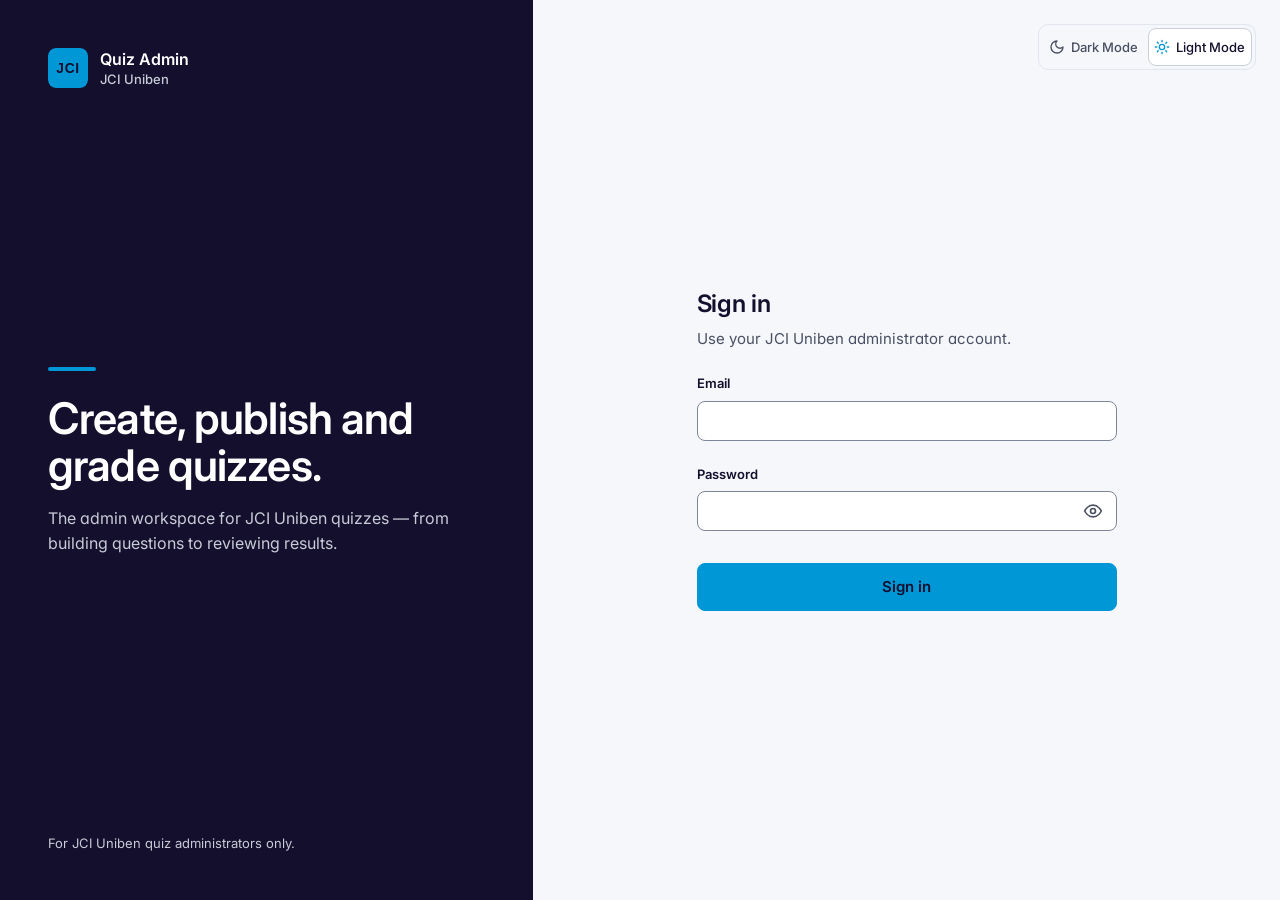
<file: admin/question-bank.html>
<!doctype html>
<html lang="en" data-theme="dark">
<head>
  <meta charset="utf-8">
  <meta name="viewport" content="width=device-width, initial-scale=1">
  <title>Question Bank · JCI Uniben Quiz Admin</title>
  <meta name="robots" content="noindex, nofollow">
  <meta name="color-scheme" content="dark light">
  <!-- Theme before first paint: identical copy of js/theme-init.js -->
  <script>(function(){try{var t=localStorage.getItem('jci-admin-theme');if(t!=='dark'&&t!=='light'){t=window.matchMedia&&window.matchMedia('(prefers-color-scheme: light)').matches?'light':'dark'}document.documentElement.setAttribute('data-theme',t)}catch(e){document.documentElement.setAttribute('data-theme','dark')}})();</script>
  <link rel="icon" href="assets/favicon.svg" type="image/svg+xml">
  <link rel="preconnect" href="https://fonts.googleapis.com">
  <link rel="preconnect" href="https://fonts.gstatic.com" crossorigin>
  <link rel="stylesheet" href="https://fonts.googleapis.com/css2?family=Inter:wght@400;500;600;700&amp;display=swap">
  <link rel="stylesheet" href="css/tokens.css">
  <link rel="stylesheet" href="css/base.css">
  <link rel="stylesheet" href="css/layout.css">
  <link rel="stylesheet" href="css/components.css">
  <link rel="stylesheet" href="css/motion.css">
  <link rel="stylesheet" href="css/pages.css">
  <link rel="stylesheet" href="css/editor.css">
  <link rel="stylesheet" href="css/quiz-render.css">
  <script type="module" src="js/pages/question-bank.js" blocking="render"></script>
</head>
<body class="app" data-page="question-bank" data-title="Question Bank">
  <a class="skip-link" href="#main">Skip to main content</a>
  <div class="sidebar" data-sidebar></div>
  <div class="app-column">
    <header class="topbar" data-topbar></header>
    <div class="banners" data-banners></div>
    <main id="main" class="app-main" tabindex="-1">
      <div class="page">
        <header class="page-header">
          <div class="page-header__titles">
            <h1>Question Bank</h1>
            <p class="page-header__description">Reusable questions for any quiz. When you add one to a quiz, the quiz gets its own copy.</p>
          </div>
          <div class="page-header__actions">
            <a class="btn btn--primary" href="question-edit.html?new" data-new-question hidden><svg viewBox="0 0 24 24" width="18" height="18" fill="none" stroke="currentColor" stroke-width="2" stroke-linecap="round" stroke-linejoin="round" aria-hidden="true" focusable="false"><path d="M12 5v14M5 12h14"/></svg><span class="btn__label">New question</span></a>
          </div>
        </header>
        <div class="stack" role="status" data-page-loading>
          <span class="sr-only">Loading…</span>
          <div class="skeleton skeleton--block" aria-hidden="true"></div>
          <div class="skeleton skeleton--line" style="width:70%" aria-hidden="true"></div>
          <div class="skeleton skeleton--line" style="width:52%" aria-hidden="true"></div>
        </div>
        <div data-page-content hidden>
          <section class="list-panel" data-bank-list aria-labelledby="bank-list-heading">
            <h2 id="bank-list-heading" class="sr-only">Bank questions</h2>
            <div class="list-toolbar">
              <fieldset class="segmented bank-status">
                <legend class="sr-only">Status</legend>
                <label class="segmented__option"><input type="radio" name="status" value="" checked><span>Active</span></label>
                <label class="segmented__option"><input type="radio" name="status" value="archived"><span>Archived</span></label>
              </fieldset>
              <div class="list-toolbar__row">
                <div class="search-field" role="search">
                  <label class="sr-only" for="bank-search">Search the Question Bank</label>
                  <svg class="search-field__icon" viewBox="0 0 24 24" width="18" height="18" fill="none" stroke="currentColor" stroke-width="2" stroke-linecap="round" stroke-linejoin="round" aria-hidden="true" focusable="false"><circle cx="11" cy="11" r="7"/><path d="m20 20-3.5-3.5"/></svg>
                  <input class="input search-field__input" id="bank-search" type="search" placeholder="Search questions, answers and tags" autocomplete="off" spellcheck="false" enterkeyhint="search">
                  <span class="search-field__end">
                    <span class="spinner search-field__spinner" data-search-spinner hidden></span>
                    <button type="button" class="search-field__clear" data-search-clear aria-label="Clear search" hidden><svg viewBox="0 0 24 24" width="16" height="16" fill="none" stroke="currentColor" stroke-width="2" stroke-linecap="round" stroke-linejoin="round" aria-hidden="true" focusable="false"><path d="M18 6 6 18M6 6l12 12"/></svg></button>
                    <kbd class="search-field__kbd" aria-hidden="true" title="Press / to search">/</kbd>
                  </span>
                </div>
                <div class="toolbar-select">
                  <label class="sr-only" for="bank-type">Question type</label>
                  <svg class="toolbar-select__icon" viewBox="0 0 24 24" width="16" height="16" fill="none" stroke="currentColor" stroke-width="2" stroke-linecap="round" stroke-linejoin="round" aria-hidden="true" focusable="false"><rect x="8" y="2" width="8" height="4" rx="1"/><path d="M16 4h2a2 2 0 0 1 2 2v14a2 2 0 0 1-2 2H6a2 2 0 0 1-2-2V6a2 2 0 0 1 2-2h2"/><path d="M12 11h4M12 16h4M8 11h.01M8 16h.01"/></svg>
                  <select class="select" id="bank-type">
                    <option value="">All types</option>
                    <option value="multiple_choice">Multiple choice</option>
                    <option value="checkboxes">Checkboxes</option>
                    <option value="short_answer">Short answer</option>
                    <option value="paragraph">Paragraph</option>
                  </select>
                </div>
                <div class="toolbar-select">
                  <label class="sr-only" for="bank-tag">Tag</label>
                  <svg class="toolbar-select__icon" viewBox="0 0 24 24" width="16" height="16" fill="none" stroke="currentColor" stroke-width="2" stroke-linecap="round" stroke-linejoin="round" aria-hidden="true" focusable="false"><path d="m12 2 9 5-9 5-9-5 9-5z"/><path d="m3 12 9 5 9-5"/><path d="m3 17 9 5 9-5"/></svg>
                  <select class="select" id="bank-tag">
                    <option value="">All tags</option>
                  </select>
                </div>
                <div class="toolbar-select">
                  <label class="sr-only" for="bank-usage">Used in quizzes</label>
                  <svg class="toolbar-select__icon" viewBox="0 0 24 24" width="16" height="16" fill="none" stroke="currentColor" stroke-width="2" stroke-linecap="round" stroke-linejoin="round" aria-hidden="true" focusable="false"><rect x="9" y="9" width="13" height="13" rx="2"/><path d="M5 15H4a2 2 0 0 1-2-2V4a2 2 0 0 1 2-2h9a2 2 0 0 1 2 2v1"/></svg>
                  <select class="select" id="bank-usage">
                    <option value="">Used or not</option>
                    <option value="used">Used in quizzes</option>
                    <option value="unused">Not used yet</option>
                  </select>
                </div>
                <div class="toolbar-select">
                  <label class="sr-only" for="bank-sort">Sort by</label>
                  <svg class="toolbar-select__icon" viewBox="0 0 24 24" width="16" height="16" fill="none" stroke="currentColor" stroke-width="2" stroke-linecap="round" stroke-linejoin="round" aria-hidden="true" focusable="false"><path d="m7 15 5 5 5-5"/><path d="m7 9 5-5 5 5"/></svg>
                  <select class="select" id="bank-sort">
                    <option value="updatedAt:desc">Sort: Last updated (newest)</option>
                    <option value="updatedAt:asc">Sort: Last updated (oldest)</option>
                    <option value="text:asc">Sort: Question A–Z</option>
                    <option value="text:desc">Sort: Question Z–A</option>
                    <option value="usage:desc">Sort: Most used</option>
                  </select>
                </div>
              </div>
            </div>
            <div class="list-meta">
              <p class="list-meta__count num" data-list-count></p>
              <ul class="chips" data-filter-chips aria-label="Active filters"></ul>
            </div>
            <div class="list-body" data-list></div>
            <div class="list-footer" data-pagination></div>
          </section>
        </div>
      </div>
    </main>
  </div>
</body>
</html>
</file>
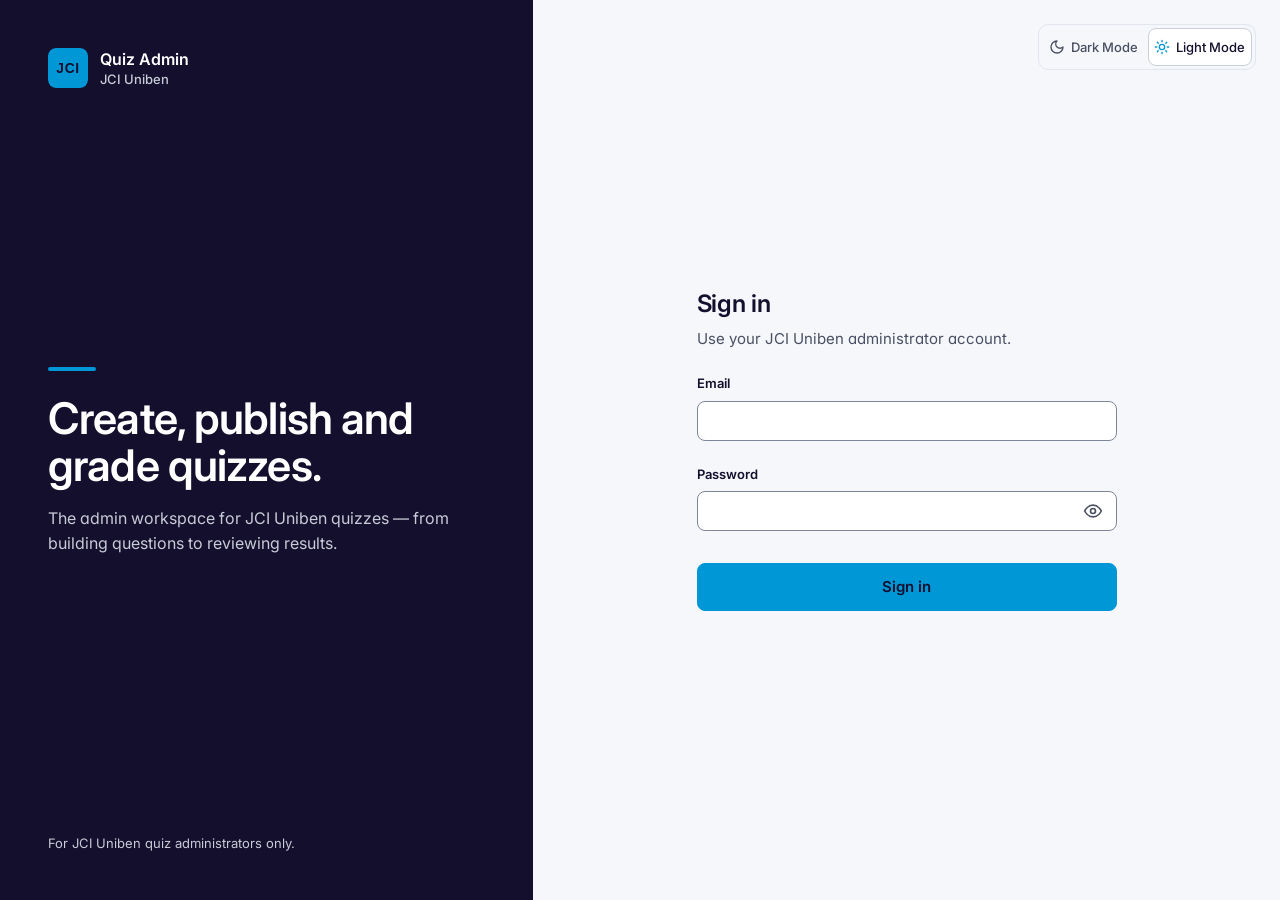
<file: admin/question-edit.html>
<!doctype html>
<html lang="en" data-theme="dark">
<head>
  <meta charset="utf-8">
  <meta name="viewport" content="width=device-width, initial-scale=1">
  <title>Question · JCI Uniben Quiz Admin</title>
  <meta name="robots" content="noindex, nofollow">
  <meta name="color-scheme" content="dark light">
  <!-- Theme before first paint: identical copy of js/theme-init.js -->
  <script>(function(){try{var t=localStorage.getItem('jci-admin-theme');if(t!=='dark'&&t!=='light'){t=window.matchMedia&&window.matchMedia('(prefers-color-scheme: light)').matches?'light':'dark'}document.documentElement.setAttribute('data-theme',t)}catch(e){document.documentElement.setAttribute('data-theme','dark')}})();</script>
  <link rel="icon" href="assets/favicon.svg" type="image/svg+xml">
  <link rel="preconnect" href="https://fonts.googleapis.com">
  <link rel="preconnect" href="https://fonts.gstatic.com" crossorigin>
  <link rel="stylesheet" href="https://fonts.googleapis.com/css2?family=Inter:wght@400;500;600;700&amp;display=swap">
  <link rel="stylesheet" href="css/tokens.css">
  <link rel="stylesheet" href="css/base.css">
  <link rel="stylesheet" href="css/layout.css">
  <link rel="stylesheet" href="css/components.css">
  <link rel="stylesheet" href="css/motion.css">
  <link rel="stylesheet" href="css/pages.css">
  <link rel="stylesheet" href="css/editor.css">
  <link rel="stylesheet" href="css/quiz-render.css">
  <script type="module" src="js/pages/question-edit.js" blocking="render"></script>
</head>
<body class="app" data-page="question-bank" data-title="Question">
  <a class="skip-link" href="#main">Skip to main content</a>
  <div class="sidebar" data-sidebar></div>
  <div class="app-column">
    <header class="topbar" data-topbar></header>
    <div class="banners" data-banners></div>
    <main id="main" class="app-main" tabindex="-1">
      <div class="page">
        <nav class="breadcrumbs" aria-label="Breadcrumb">
          <ol>
            <li><a href="question-bank.html">Question Bank</a></li>
            <li><span aria-current="page" data-crumb-title>Question</span></li>
          </ol>
        </nav>
        <header class="editor-head">
          <div class="editor-head__titles">
            <h1 class="editor-title" data-bank-title>Question</h1>
            <div class="editor-head__meta" data-bank-badges></div>
          </div>
          <div class="editor-head__actions" data-bank-actions hidden>
            <p class="bank-save-state" data-bank-state aria-live="polite"></p>
            <button type="button" class="btn btn--primary" data-bank-save disabled><span class="btn__label">Save</span></button>
            <button type="button" class="btn btn--ghost btn--icon" data-bank-more aria-label="More actions for this question"><svg viewBox="0 0 24 24" width="20" height="20" fill="none" stroke="currentColor" stroke-width="2" stroke-linecap="round" stroke-linejoin="round" aria-hidden="true" focusable="false"><circle cx="5" cy="12" r="1"/><circle cx="12" cy="12" r="1"/><circle cx="19" cy="12" r="1"/></svg></button>
          </div>
        </header>
        <div class="stack" role="status" data-page-loading>
          <span class="sr-only">Loading…</span>
          <div class="skeleton skeleton--block" aria-hidden="true"></div>
          <div class="skeleton skeleton--line" style="width:70%" aria-hidden="true"></div>
          <div class="skeleton skeleton--line" style="width:52%" aria-hidden="true"></div>
        </div>
        <div class="bank-edit" data-page-content hidden>
          <div class="editor-loading" data-bank-loading role="status">
            <span class="sr-only">Loading question…</span>
            <div class="skeleton skeleton--block" aria-hidden="true"></div>
          </div>
          <div class="bank-edit__main" data-bank-main hidden>
            <div class="editor-banners" data-bank-banners></div>
            <div class="bank-edit__layout">
              <section class="bank-edit__editor" data-bank-editor aria-label="Question"></section>
              <aside class="bank-edit__aside">
                <section class="card" aria-labelledby="bank-tags-heading">
                  <h2 class="card-title" id="bank-tags-heading">Tags</h2>
                  <div data-bank-tags></div>
                  <p class="field__hint" id="bank-tags-hint">Short words that help you find it, like “Leadership”. Press Enter after each one.</p>
                </section>
                <section class="card" aria-labelledby="bank-info-heading">
                  <h2 class="card-title" id="bank-info-heading">About this question</h2>
                  <dl class="facts" data-bank-info></dl>
                </section>
                <section class="card" aria-labelledby="bank-look-heading">
                  <h2 class="card-title" id="bank-look-heading">How it looks</h2>
                  <p class="card__description">In the default JCI Classic look. Each quiz shows it in its own colours and fonts.</p>
                  <div class="bank-edit__preview" data-bank-preview></div>
                </section>
              </aside>
            </div>
          </div>
        </div>
      </div>
    </main>
  </div>
</body>
</html>
</file>
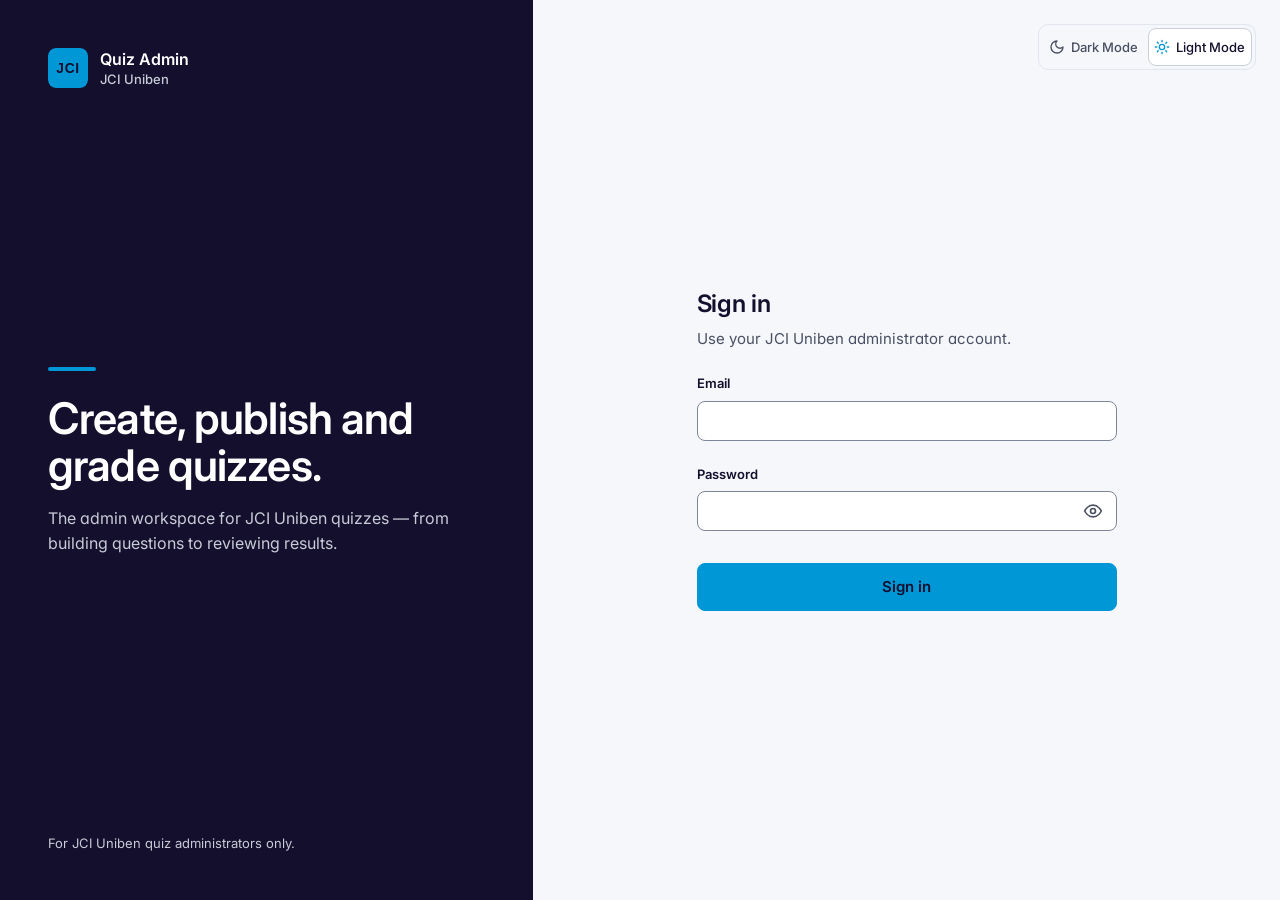
<file: admin/quiz-edit.html>
<!doctype html>
<html lang="en" data-theme="dark">
<head>
  <meta charset="utf-8">
  <meta name="viewport" content="width=device-width, initial-scale=1">
  <title>Quiz · JCI Uniben Quiz Admin</title>
  <meta name="robots" content="noindex, nofollow">
  <meta name="color-scheme" content="dark light">
  <!-- Theme before first paint: identical copy of js/theme-init.js -->
  <script>(function(){try{var t=localStorage.getItem('jci-admin-theme');if(t!=='dark'&&t!=='light'){t=window.matchMedia&&window.matchMedia('(prefers-color-scheme: light)').matches?'light':'dark'}document.documentElement.setAttribute('data-theme',t)}catch(e){document.documentElement.setAttribute('data-theme','dark')}})();</script>
  <link rel="icon" href="assets/favicon.svg" type="image/svg+xml">
  <link rel="preconnect" href="https://fonts.googleapis.com">
  <link rel="preconnect" href="https://fonts.gstatic.com" crossorigin>
  <link rel="stylesheet" href="https://fonts.googleapis.com/css2?family=Inter:wght@400;500;600;700&amp;display=swap">
  <link rel="stylesheet" href="css/tokens.css">
  <link rel="stylesheet" href="css/base.css">
  <link rel="stylesheet" href="css/layout.css">
  <link rel="stylesheet" href="css/components.css">
  <link rel="stylesheet" href="css/motion.css">
  <link rel="stylesheet" href="css/pages.css">
  <link rel="stylesheet" href="css/editor.css">
  <link rel="stylesheet" href="css/quiz-render.css">
  <script type="module" src="js/pages/quiz-edit.js" blocking="render"></script>
</head>
<body class="app" data-page="quizzes" data-title="Quiz">
  <a class="skip-link" href="#main">Skip to main content</a>
  <div class="sidebar" data-sidebar></div>
  <div class="app-column">
    <header class="topbar" data-topbar></header>
    <div class="banners" data-banners></div>
    <main id="main" class="app-main" tabindex="-1">
      <div class="page">
        <nav class="breadcrumbs" aria-label="Breadcrumb">
          <ol>
            <li><a href="quizzes.html">Quizzes</a></li>
            <li><span aria-current="page" data-crumb-title>Quiz</span></li>
          </ol>
        </nav>
        <header class="editor-head">
          <div class="editor-head__titles">
            <h1 class="editor-title" data-quiz-title>Quiz</h1>
            <div class="editor-head__meta" data-quiz-badges></div>
          </div>
          <div class="editor-head__actions" data-editor-actions hidden>
            <div class="save-status" data-save-status></div>
            <button type="button" class="btn wide-only" data-preview><svg viewBox="0 0 24 24" width="18" height="18" fill="none" stroke="currentColor" stroke-width="2" stroke-linecap="round" stroke-linejoin="round" aria-hidden="true" focusable="false"><path d="M2 12s3.5-7 10-7 10 7 10 7-3.5 7-10 7S2 12 2 12z"/><circle cx="12" cy="12" r="3"/></svg><span class="btn__label">Preview</span></button>
            <button type="button" class="btn btn--primary wide-only" data-primary-action><span class="btn__label">Publish…</span></button>
            <button type="button" class="btn btn--ghost btn--icon" data-more aria-label="More actions for this quiz"><svg viewBox="0 0 24 24" width="20" height="20" fill="none" stroke="currentColor" stroke-width="2" stroke-linecap="round" stroke-linejoin="round" aria-hidden="true" focusable="false"><circle cx="5" cy="12" r="1"/><circle cx="12" cy="12" r="1"/><circle cx="19" cy="12" r="1"/></svg></button>
          </div>
        </header>
        <div class="stack" role="status" data-page-loading>
          <span class="sr-only">Loading…</span>
          <div class="skeleton skeleton--block" aria-hidden="true"></div>
          <div class="skeleton skeleton--line" style="width:70%" aria-hidden="true"></div>
          <div class="skeleton skeleton--line" style="width:52%" aria-hidden="true"></div>
        </div>
        <div class="editor" data-page-content hidden>
          <div class="editor-loading" data-editor-loading role="status">
            <span class="sr-only">Loading quiz…</span>
            <div class="editor-loading__tabs" aria-hidden="true"><span class="skeleton skeleton--line"></span><span class="skeleton skeleton--line"></span><span class="skeleton skeleton--line"></span><span class="skeleton skeleton--line"></span></div>
            <div class="skeleton skeleton--block" aria-hidden="true"></div>
          </div>
          <div class="editor-main" data-editor hidden>
            <div class="editor-banners" data-editor-banners></div>
            <div class="tabs-wrap">
              <div class="tabs" role="tablist" aria-label="Quiz sections" data-tabs>
                <button class="tab" type="button" role="tab" id="tab-details" aria-controls="panel-details" aria-selected="true" data-tab="details">Details</button>
                <button class="tab" type="button" role="tab" id="tab-questions" aria-controls="panel-questions" aria-selected="false" tabindex="-1" data-tab="questions">Questions <span class="tab__count num" data-count="questions" aria-hidden="true"></span></button>
                <button class="tab" type="button" role="tab" id="tab-settings" aria-controls="panel-settings" aria-selected="false" tabindex="-1" data-tab="settings">Settings</button>
                <button class="tab" type="button" role="tab" id="tab-review" aria-controls="panel-review" aria-selected="false" tabindex="-1" data-tab="review">Review &amp; Publish <span class="tab__count tab__count--issues num" data-count="review" aria-hidden="true" hidden></span></button>
                <span class="tabs__indicator" aria-hidden="true"></span>
              </div>
            </div>
            <section class="tab-panel" role="tabpanel" id="panel-details" aria-labelledby="tab-details" data-panel="details">
              <div class="details-layout">
                <form class="card details-form" data-details-form novalidate aria-labelledby="details-heading">
                  <div class="panel-head">
                    <h2 class="panel-title" id="details-heading">Details</h2>
                    <p class="panel-lede">Changes save automatically. Press Ctrl+S (or ⌘S) to save straight away.</p>
                  </div>
                  <div data-details-summary hidden></div>
                  <div class="field">
                    <div class="field__row"><label class="field__label" for="quiz-title">Quiz title</label><span class="char-count num" data-count-for="title" aria-hidden="true"></span></div>
                    <div class="field__control"><input class="input input--title" id="quiz-title" name="title" type="text" autocomplete="off" required aria-describedby="quiz-title-hint"></div>
                    <p class="field__hint" id="quiz-title-hint">Participants see this in their quiz list. Up to 120 characters.</p>
                    <div class="field__message"><div></div></div>
                  </div>
                  <div class="field">
                    <div class="field__row"><label class="field__label" for="quiz-description">Description</label><span class="char-count num" data-count-for="description" aria-hidden="true"></span></div>
                    <div class="field__control"><textarea class="input input--area" id="quiz-description" name="description" rows="3" aria-describedby="quiz-description-hint"></textarea></div>
                    <p class="field__hint" id="quiz-description-hint">A line or two about what the quiz covers. Up to 500 characters.</p>
                    <div class="field__message"><div></div></div>
                  </div>
                  <div class="field">
                    <div class="field__row"><label class="field__label" for="quiz-instructions">Instructions for participants</label><span class="char-count num" data-count-for="instructions" aria-hidden="true"></span></div>
                    <div class="field__control"><textarea class="input input--area" id="quiz-instructions" name="instructions" rows="7" aria-describedby="quiz-instructions-hint"></textarea></div>
                    <p class="field__hint" id="quiz-instructions-hint">Shown before they start, exactly as you write it, with line breaks kept. Up to 2,000 characters.</p>
                    <div class="field__message"><div></div></div>
                  </div>
                </form>
                <aside class="details-aside">
                  <section class="card" aria-labelledby="info-heading">
                    <h2 class="card-title" id="info-heading">About this quiz</h2>
                    <dl class="facts" data-quiz-info></dl>
                  </section>
                </aside>
              </div>
              <section class="card appearance-panel" data-appearance-panel aria-labelledby="appearance-heading"></section>
            </section>
            <section class="tab-panel" role="tabpanel" id="panel-questions" aria-labelledby="tab-questions" data-panel="questions" hidden></section>
            <section class="tab-panel" role="tabpanel" id="panel-settings" aria-labelledby="tab-settings" data-panel="settings" hidden></section>
            <section class="tab-panel" role="tabpanel" id="panel-review" aria-labelledby="tab-review" data-panel="review" hidden></section>
          </div>
          <div class="editor-bar" data-editor-bar hidden>
            <div class="save-status" data-save-status data-compact="true"></div>
            <button type="button" class="btn" data-preview><svg viewBox="0 0 24 24" width="18" height="18" fill="none" stroke="currentColor" stroke-width="2" stroke-linecap="round" stroke-linejoin="round" aria-hidden="true" focusable="false"><path d="M2 12s3.5-7 10-7 10 7 10 7-3.5 7-10 7S2 12 2 12z"/><circle cx="12" cy="12" r="3"/></svg><span class="btn__label">Preview</span></button>
            <button type="button" class="btn btn--primary" data-primary-action><span class="btn__label">Publish…</span></button>
          </div>
        </div>
      </div>
    </main>
  </div>
</body>
</html>
</file>
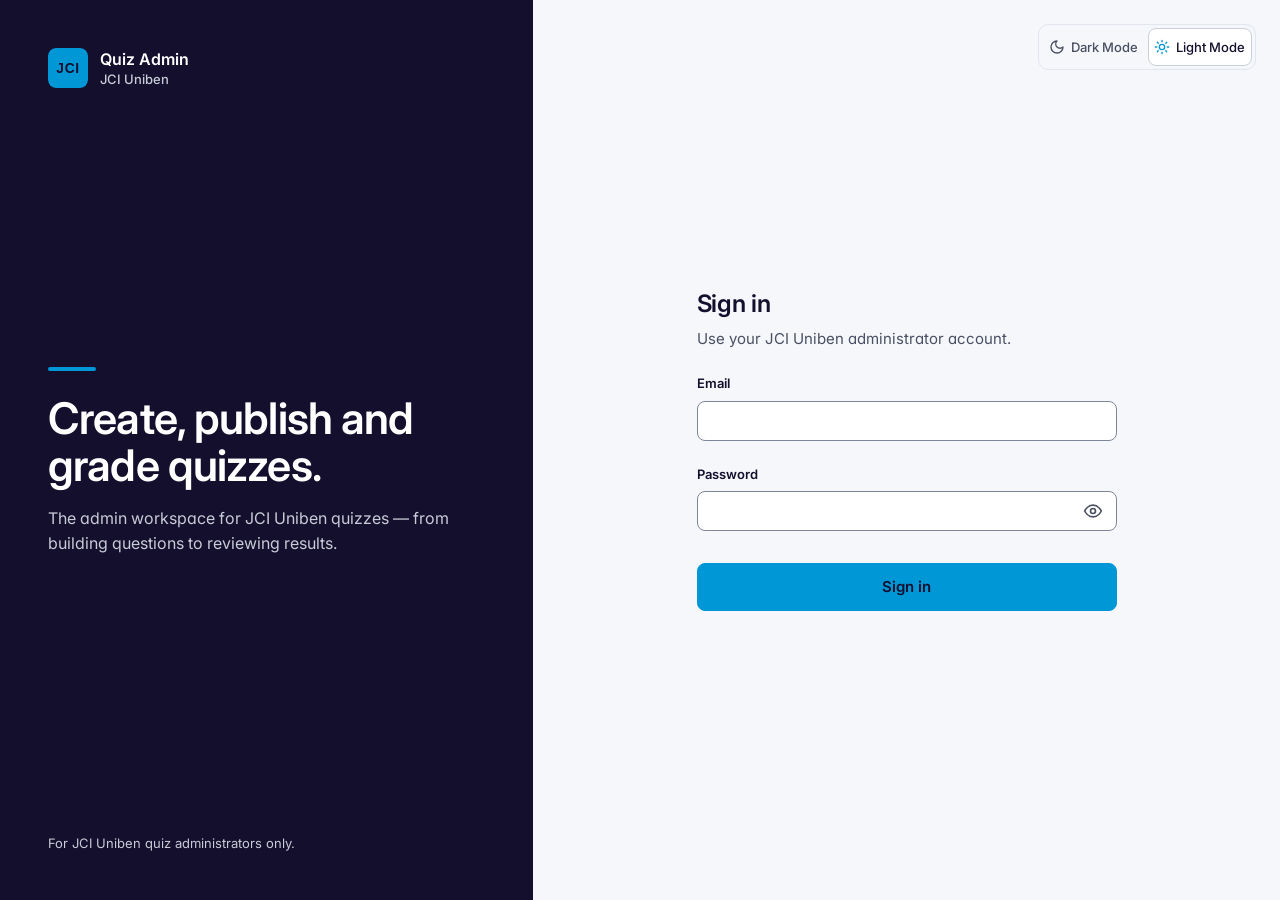
<file: admin/quiz-preview.html>
<!doctype html>
<html lang="en" data-theme="dark">
<head>
  <meta charset="utf-8">
  <meta name="viewport" content="width=device-width, initial-scale=1">
  <title>Preview · JCI Uniben Quiz Admin</title>
  <meta name="robots" content="noindex, nofollow">
  <meta name="color-scheme" content="dark light">
  <!-- Theme before first paint: identical copy of js/theme-init.js -->
  <script>(function(){try{var t=localStorage.getItem('jci-admin-theme');if(t!=='dark'&&t!=='light'){t=window.matchMedia&&window.matchMedia('(prefers-color-scheme: light)').matches?'light':'dark'}document.documentElement.setAttribute('data-theme',t)}catch(e){document.documentElement.setAttribute('data-theme','dark')}})();</script>
  <link rel="icon" href="assets/favicon.svg" type="image/svg+xml">
  <link rel="preconnect" href="https://fonts.googleapis.com">
  <link rel="preconnect" href="https://fonts.gstatic.com" crossorigin>
  <link rel="stylesheet" href="https://fonts.googleapis.com/css2?family=Inter:wght@400;500;600;700&amp;display=swap">
  <link rel="stylesheet" href="css/tokens.css">
  <link rel="stylesheet" href="css/base.css">
  <link rel="stylesheet" href="css/layout.css">
  <link rel="stylesheet" href="css/components.css">
  <link rel="stylesheet" href="css/motion.css">
  <link rel="stylesheet" href="css/pages.css">
  <link rel="stylesheet" href="css/editor.css">
  <link rel="stylesheet" href="css/quiz-render.css">
  <script type="module" src="js/pages/quiz-preview.js" blocking="render"></script>
</head>
<body class="app" data-page="quizzes" data-title="Preview">
  <a class="skip-link" href="#main">Skip to main content</a>
  <div class="sidebar" data-sidebar></div>
  <div class="app-column">
    <header class="topbar" data-topbar></header>
    <div class="banners" data-banners></div>
    <main id="main" class="app-main" tabindex="-1">
      <div class="page">
        <nav class="breadcrumbs" aria-label="Breadcrumb">
          <ol>
            <li><a href="quizzes.html">Quizzes</a></li>
            <li><a href="quiz-edit.html" data-crumb-quiz>Quiz</a></li>
            <li><span aria-current="page">Preview</span></li>
          </ol>
        </nav>
        <header class="editor-head">
          <div class="editor-head__titles">
            <h1 class="editor-title" data-quiz-title>Preview</h1>
            <div class="editor-head__meta" data-quiz-badges></div>
          </div>
          <div class="editor-head__actions">
            <a class="btn" href="#" data-take-as-student target="_blank" title="Open and take this quiz in the Student portal"><svg viewBox="0 0 24 24" width="18" height="18" fill="none" stroke="currentColor" stroke-width="2" stroke-linecap="round" stroke-linejoin="round" aria-hidden="true" focusable="false"><path d="M18 13v6a2 2 0 0 1-2 2H5a2 2 0 0 1-2-2V8a2 2 0 0 1 2-2h6"/><polyline points="15 3 21 3 21 9"/><line x1="10" y1="14" x2="21" y2="3"/></svg><span class="btn__label">Take as student ↗</span></a>
            <a class="btn" href="quiz-edit.html" data-back-to-editor><svg viewBox="0 0 24 24" width="18" height="18" fill="none" stroke="currentColor" stroke-width="2" stroke-linecap="round" stroke-linejoin="round" aria-hidden="true" focusable="false"><path d="M19 12H5M12 19l-7-7 7-7"/></svg><span class="btn__label">Back to editor</span></a>
          </div>
        </header>
        <div class="stack" role="status" data-page-loading>
          <span class="sr-only">Loading…</span>
          <div class="skeleton skeleton--block" aria-hidden="true"></div>
          <div class="skeleton skeleton--line" style="width:70%" aria-hidden="true"></div>
          <div class="skeleton skeleton--line" style="width:52%" aria-hidden="true"></div>
        </div>
        <div class="preview" data-page-content hidden>
          <div class="editor-loading" data-preview-loading role="status">
            <span class="sr-only">Loading preview…</span>
            <div class="skeleton skeleton--block" aria-hidden="true"></div>
          </div>
          <div class="preview-main" data-preview-main hidden>
            <p class="preview-banner" role="note"><svg viewBox="0 0 24 24" width="18" height="18" fill="none" stroke="currentColor" stroke-width="2" stroke-linecap="round" stroke-linejoin="round" aria-hidden="true" focusable="false"><path d="M2 12s3.5-7 10-7 10 7 10 7-3.5 7-10 7S2 12 2 12z"/><circle cx="12" cy="12" r="3"/></svg><span><strong>Preview:</strong> answers here are not saved or submitted.</span></p>
            <div class="preview-toolbar">
              <fieldset class="mini-segmented">
                <legend class="sr-only">Screen width</legend>
                <div class="mini-segmented__options">
                  <label class="mini-segmented__option"><input type="radio" name="preview-device" value="phone"><span><span class="preview-device-icon" data-device-icon="smartphone" aria-hidden="true"></span>Phone</span></label>
                  <label class="mini-segmented__option"><input type="radio" name="preview-device" value="tablet"><span><span class="preview-device-icon" data-device-icon="tablet" aria-hidden="true"></span>Tablet</span></label>
                  <label class="mini-segmented__option"><input type="radio" name="preview-device" value="desktop" checked><span><span class="preview-device-icon" data-device-icon="monitor" aria-hidden="true"></span>Desktop</span></label>
                </div>
              </fieldset>
              <fieldset class="mini-segmented">
                <legend class="sr-only">Layout</legend>
                <div class="mini-segmented__options">
                  <label class="mini-segmented__option"><input type="radio" name="preview-layout" value="all" checked><span>All questions</span></label>
                  <label class="mini-segmented__option"><input type="radio" name="preview-layout" value="one"><span>One at a time</span></label>
                </div>
              </fieldset>
              <label class="switch preview-correct" for="preview-correct">
                <input type="checkbox" class="switch__input" id="preview-correct" role="switch">
                <span class="switch__track" aria-hidden="true"><span class="switch__thumb"></span></span>
                <span class="switch__label"><span>Show correct answers</span><span class="switch__hint">Only you see this</span></span>
              </label>
              <button type="button" class="btn btn--small btn--ghost" data-reset-answers><svg viewBox="0 0 24 24" width="16" height="16" fill="none" stroke="currentColor" stroke-width="2" stroke-linecap="round" stroke-linejoin="round" aria-hidden="true" focusable="false"><path d="M3 12a9 9 0 1 0 2.64-6.36"/><path d="M3 3v6h6"/></svg><span class="btn__label">Clear answers</span></button>
            </div>
            <p class="preview-frame-label" data-frame-label aria-live="polite"></p>
            <div class="preview-stage">
              <div class="preview-frame" data-preview-frame data-device="desktop"></div>
            </div>
            <p class="preview-note">Shows the last saved version, exactly as participants see it, in the quiz’s own colours. Participant layout (all on one page or one at a time) is still to be confirmed with the participant-section developer.</p>
          </div>
        </div>
      </div>
    </main>
  </div>
</body>
</html>
</file>
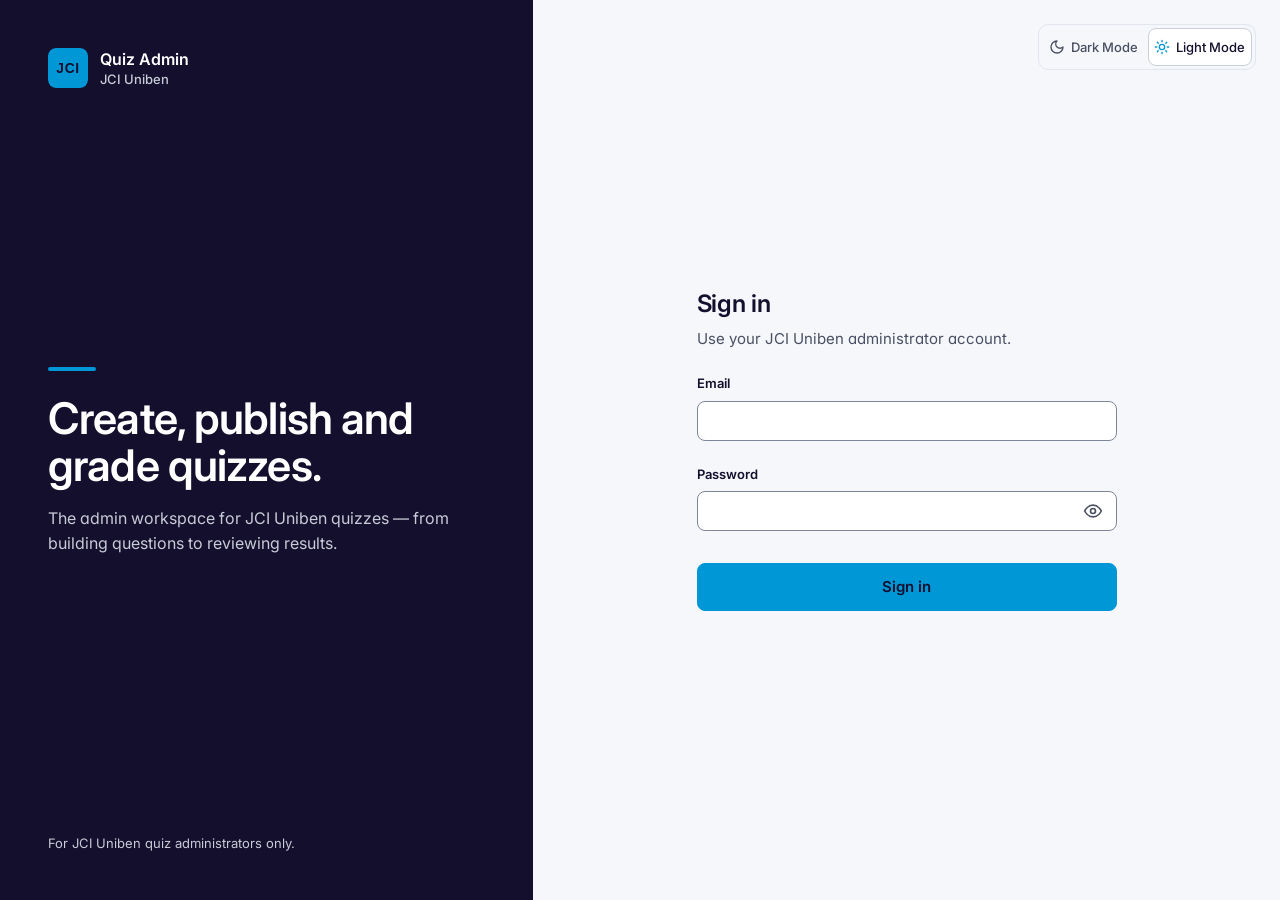
<file: admin/quizzes.html>
<!doctype html>
<html lang="en" data-theme="dark">
<head>
  <meta charset="utf-8">
  <meta name="viewport" content="width=device-width, initial-scale=1">
  <title>Quizzes · JCI Uniben Quiz Admin</title>
  <meta name="robots" content="noindex, nofollow">
  <meta name="color-scheme" content="dark light">
  <!-- Theme before first paint: identical copy of js/theme-init.js -->
  <script>(function(){try{var t=localStorage.getItem('jci-admin-theme');if(t!=='dark'&&t!=='light'){t=window.matchMedia&&window.matchMedia('(prefers-color-scheme: light)').matches?'light':'dark'}document.documentElement.setAttribute('data-theme',t)}catch(e){document.documentElement.setAttribute('data-theme','dark')}})();</script>
  <link rel="icon" href="assets/favicon.svg" type="image/svg+xml">
  <link rel="preconnect" href="https://fonts.googleapis.com">
  <link rel="preconnect" href="https://fonts.gstatic.com" crossorigin>
  <link rel="stylesheet" href="https://fonts.googleapis.com/css2?family=Inter:wght@400;500;600;700&amp;display=swap">
  <link rel="stylesheet" href="css/tokens.css">
  <link rel="stylesheet" href="css/base.css">
  <link rel="stylesheet" href="css/layout.css">
  <link rel="stylesheet" href="css/components.css">
  <link rel="stylesheet" href="css/motion.css">
  <link rel="stylesheet" href="css/pages.css">
  <script type="module" src="js/pages/quizzes.js" blocking="render"></script>
</head>
<body class="app" data-page="quizzes" data-title="Quizzes">
  <a class="skip-link" href="#main">Skip to main content</a>
  <div class="sidebar" data-sidebar></div>
  <div class="app-column">
    <header class="topbar" data-topbar></header>
    <div class="banners" data-banners></div>
    <main id="main" class="app-main" tabindex="-1">
      <div class="page">
        <header class="page-header">
          <div class="page-header__titles">
            <h1>Quizzes</h1>
            <p class="page-header__description">Create, publish and manage quizzes.</p>
          </div>
          <div class="page-header__actions">
            <button type="button" class="btn btn--primary" data-new-quiz hidden><svg viewBox="0 0 24 24" width="18" height="18" fill="none" stroke="currentColor" stroke-width="2" stroke-linecap="round" stroke-linejoin="round" aria-hidden="true" focusable="false"><path d="M12 5v14M5 12h14"/></svg><span class="btn__label">New quiz</span></button>
          </div>
        </header>
        <div class="stack" role="status" data-page-loading>
          <span class="sr-only">Loading…</span>
          <div class="skeleton skeleton--block" aria-hidden="true"></div>
          <div class="skeleton skeleton--line" style="width:70%" aria-hidden="true"></div>
          <div class="skeleton skeleton--line" style="width:52%" aria-hidden="true"></div>
        </div>
        <div data-page-content hidden>
          <section class="list-panel" data-quiz-list aria-labelledby="quiz-list-heading">
            <h2 id="quiz-list-heading" class="sr-only">Quiz list</h2>
            <div class="list-toolbar">
              <fieldset class="segmented">
                <legend class="sr-only">Status</legend>
                <label class="segmented__option"><input type="radio" name="status" value="" checked><span>All active</span></label>
                <label class="segmented__option"><input type="radio" name="status" value="draft"><span>Draft</span></label>
                <label class="segmented__option"><input type="radio" name="status" value="published"><span>Published</span></label>
                <label class="segmented__option"><input type="radio" name="status" value="archived"><span>Archived</span></label>
              </fieldset>
              <div class="list-toolbar__row">
                <div class="search-field" role="search">
                  <label class="sr-only" for="quiz-search">Search quizzes</label>
                  <svg class="search-field__icon" viewBox="0 0 24 24" width="18" height="18" fill="none" stroke="currentColor" stroke-width="2" stroke-linecap="round" stroke-linejoin="round" aria-hidden="true" focusable="false"><circle cx="11" cy="11" r="7"/><path d="m20 20-3.5-3.5"/></svg>
                  <input class="input search-field__input" id="quiz-search" type="search" placeholder="Search quizzes" autocomplete="off" spellcheck="false" enterkeyhint="search">
                  <span class="search-field__end">
                    <span class="spinner search-field__spinner" data-search-spinner hidden></span>
                    <button type="button" class="search-field__clear" data-search-clear aria-label="Clear search" hidden><svg viewBox="0 0 24 24" width="16" height="16" fill="none" stroke="currentColor" stroke-width="2" stroke-linecap="round" stroke-linejoin="round" aria-hidden="true" focusable="false"><path d="M18 6 6 18M6 6l12 12"/></svg></button>
                    <kbd class="search-field__kbd" aria-hidden="true" title="Press / to search">/</kbd>
                  </span>
                </div>
                <div class="toolbar-select">
                  <label class="sr-only" for="availability-filter">Availability</label>
                  <svg class="toolbar-select__icon" viewBox="0 0 24 24" width="16" height="16" fill="none" stroke="currentColor" stroke-width="2" stroke-linecap="round" stroke-linejoin="round" aria-hidden="true" focusable="false"><rect x="3" y="4" width="18" height="18" rx="2"/><path d="M16 2v4M8 2v4M3 10h18"/></svg>
                  <select class="select" id="availability-filter" aria-describedby="availability-hint">
                    <option value="">Any availability</option>
                    <option value="scheduled">Scheduled</option>
                    <option value="open">Open</option>
                    <option value="closed">Closed</option>
                  </select>
                  <span class="sr-only" id="availability-hint">Availability applies to published quizzes only.</span>
                </div>
                <div class="toolbar-select">
                  <label class="sr-only" for="quiz-sort">Sort by</label>
                  <svg class="toolbar-select__icon" viewBox="0 0 24 24" width="16" height="16" fill="none" stroke="currentColor" stroke-width="2" stroke-linecap="round" stroke-linejoin="round" aria-hidden="true" focusable="false"><path d="m7 15 5 5 5-5"/><path d="m7 9 5-5 5 5"/></svg>
                  <select class="select" id="quiz-sort">
                    <option value="updatedAt:desc">Sort: Last updated (newest)</option>
                    <option value="updatedAt:asc">Sort: Last updated (oldest)</option>
                    <option value="title:asc">Sort: Title A–Z</option>
                    <option value="title:desc">Sort: Title Z–A</option>
                    <option value="createdAt:desc">Sort: Date created (newest)</option>
                    <option value="createdAt:asc">Sort: Date created (oldest)</option>
                    <option value="attemptCount:desc">Sort: Most attempts</option>
                    <option value="attemptCount:asc">Sort: Fewest attempts</option>
                  </select>
                </div>
              </div>
            </div>
            <div class="list-meta">
              <p class="list-meta__count num" data-list-count></p>
              <ul class="chips" data-filter-chips aria-label="Active filters"></ul>
            </div>
            <div class="list-body" data-list></div>
            <div class="list-footer" data-pagination></div>
          </section>
        </div>
      </div>
    </main>
  </div>
</body>
</html>
</file>
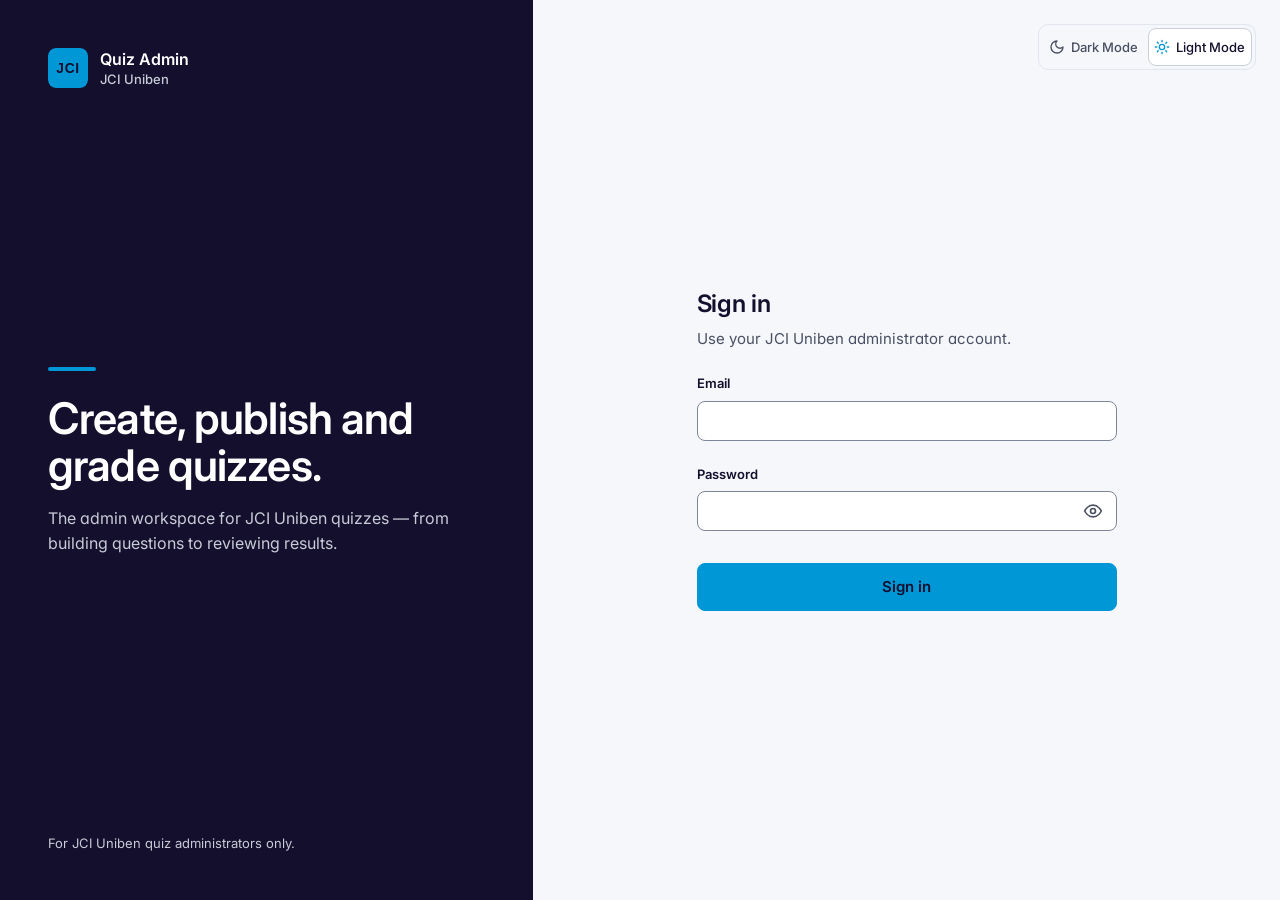
<file: admin/results.html>
<!doctype html>
<html lang="en" data-theme="dark">
<head>
  <meta charset="utf-8">
  <meta name="viewport" content="width=device-width, initial-scale=1">
  <title>Results · JCI Uniben Quiz Admin</title>
  <meta name="robots" content="noindex, nofollow">
  <meta name="color-scheme" content="dark light">
  <!-- Theme before first paint: identical copy of js/theme-init.js -->
  <script>(function(){try{var t=localStorage.getItem('jci-admin-theme');if(t!=='dark'&&t!=='light'){t=window.matchMedia&&window.matchMedia('(prefers-color-scheme: light)').matches?'light':'dark'}document.documentElement.setAttribute('data-theme',t)}catch(e){document.documentElement.setAttribute('data-theme','dark')}})();</script>
  <link rel="icon" href="assets/favicon.svg" type="image/svg+xml">
  <link rel="preconnect" href="https://fonts.googleapis.com">
  <link rel="preconnect" href="https://fonts.gstatic.com" crossorigin>
  <link rel="stylesheet" href="https://fonts.googleapis.com/css2?family=Inter:wght@400;500;600;700&amp;display=swap">
  <link rel="stylesheet" href="css/tokens.css">
  <link rel="stylesheet" href="css/base.css">
  <link rel="stylesheet" href="css/layout.css">
  <link rel="stylesheet" href="css/components.css">
  <link rel="stylesheet" href="css/motion.css">
  <link rel="stylesheet" href="css/pages.css">
  <link rel="stylesheet" href="css/results.css">
  <script type="module" src="js/pages/results.js" blocking="render"></script>
</head>
<body class="app" data-page="results" data-title="Results">
  <a class="skip-link" href="#main">Skip to main content</a>
  <div class="sidebar" data-sidebar></div>
  <div class="app-column">
    <header class="topbar" data-topbar></header>
    <div class="banners" data-banners></div>
    <main id="main" class="app-main" tabindex="-1">
      <div class="page">
        <nav class="breadcrumbs" aria-label="Breadcrumb" data-results-crumbs hidden>
          <ol>
            <li><a href="results.html">Results</a></li>
            <li><span aria-current="page" data-crumb-title>Quiz</span></li>
          </ol>
        </nav>
        <header class="page-header results-head">
          <div class="page-header__titles">
            <h1 data-results-title>Results</h1>
            <p class="page-header__description" data-results-desc>Attempts, scores and grading. Scores come from the server; this site only shows them.</p>
            <div class="results-head__badges" data-results-badges></div>
          </div>
          <div class="page-header__actions" data-results-actions></div>
        </header>
        <div class="stack" role="status" data-page-loading>
          <span class="sr-only">Loading…</span>
          <div class="skeleton skeleton--block" aria-hidden="true"></div>
          <div class="skeleton skeleton--line" style="width:70%" aria-hidden="true"></div>
          <div class="skeleton skeleton--line" style="width:52%" aria-hidden="true"></div>
        </div>
        <div class="results" data-page-content hidden>
          <div data-results-body></div>
        </div>
      </div>
    </main>
  </div>
</body>
</html>
</file>
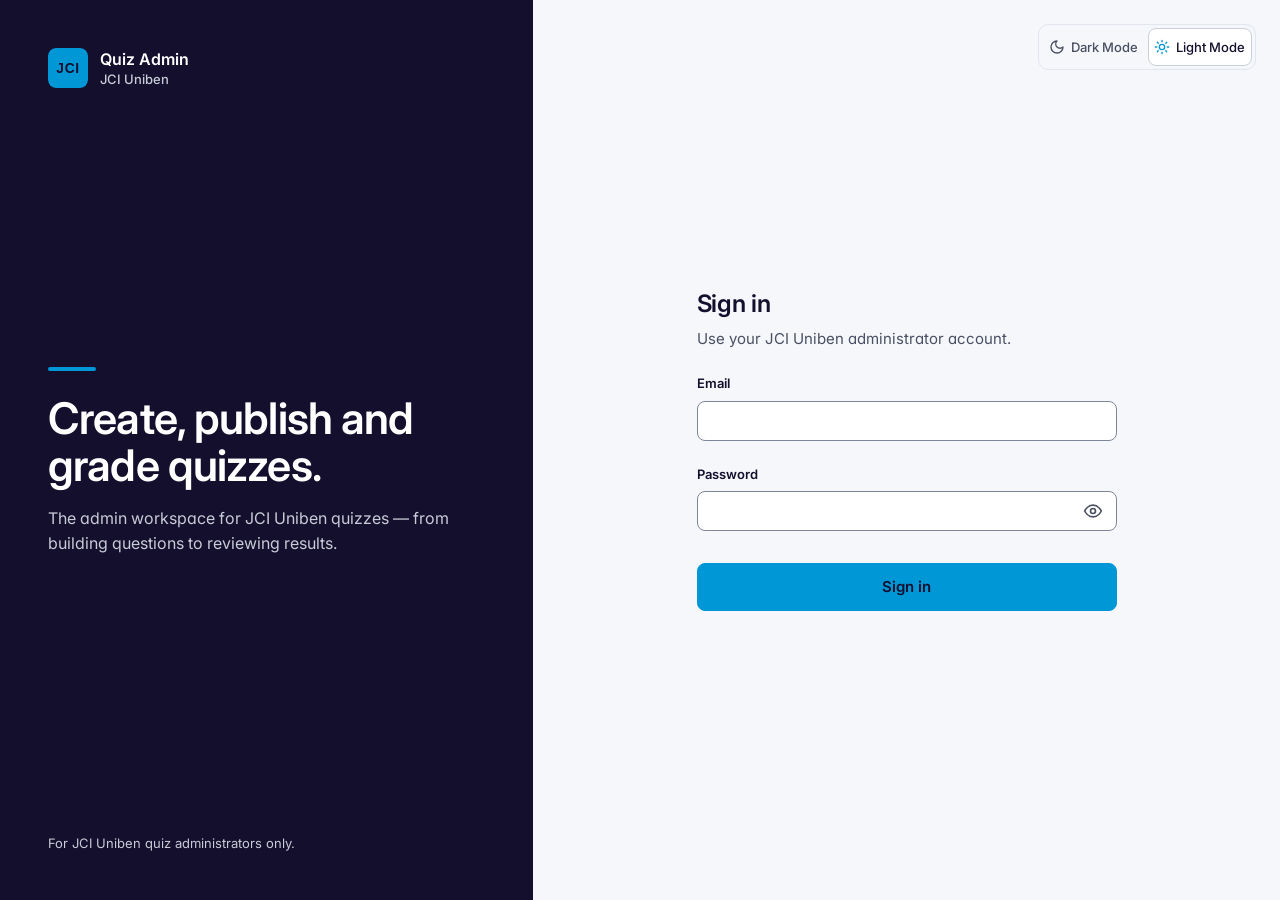
<file: admin/settings.html>
<!doctype html>
<html lang="en" data-theme="dark">
<head>
  <meta charset="utf-8">
  <meta name="viewport" content="width=device-width, initial-scale=1">
  <title>Settings · JCI Uniben Quiz Admin</title>
  <meta name="robots" content="noindex, nofollow">
  <meta name="color-scheme" content="dark light">
  <!-- Theme before first paint: identical copy of js/theme-init.js -->
  <script>(function(){try{var t=localStorage.getItem('jci-admin-theme');if(t!=='dark'&&t!=='light'){t=window.matchMedia&&window.matchMedia('(prefers-color-scheme: light)').matches?'light':'dark'}document.documentElement.setAttribute('data-theme',t)}catch(e){document.documentElement.setAttribute('data-theme','dark')}})();</script>
  <link rel="icon" href="assets/favicon.svg" type="image/svg+xml">
  <link rel="preconnect" href="https://fonts.googleapis.com">
  <link rel="preconnect" href="https://fonts.gstatic.com" crossorigin>
  <link rel="stylesheet" href="https://fonts.googleapis.com/css2?family=Inter:wght@400;500;600;700&amp;display=swap">
  <link rel="stylesheet" href="css/tokens.css">
  <link rel="stylesheet" href="css/base.css">
  <link rel="stylesheet" href="css/layout.css">
  <link rel="stylesheet" href="css/components.css">
  <link rel="stylesheet" href="css/motion.css">
  <link rel="stylesheet" href="css/pages.css">
  <script type="module" src="js/pages/settings.js" blocking="render"></script>
</head>
<body class="app" data-page="settings" data-title="Settings">
  <a class="skip-link" href="#main">Skip to main content</a>
  <div class="sidebar" data-sidebar></div>
  <div class="app-column">
    <header class="topbar" data-topbar></header>
    <div class="banners" data-banners></div>
    <main id="main" class="app-main" tabindex="-1">
      <div class="page">
        <header class="page-header">
          <div class="page-header__titles">
            <h1>Settings</h1>
            <p class="page-header__description">Your preferences for this admin site.</p>
          </div>
        </header>
        <div class="stack" role="status" data-page-loading>
          <span class="sr-only">Loading…</span>
          <div class="skeleton skeleton--block" aria-hidden="true"></div>
          <div class="skeleton skeleton--line" style="width:70%" aria-hidden="true"></div>
          <div class="skeleton skeleton--line" style="width:52%" aria-hidden="true"></div>
        </div>
        <div class="settings" data-page-content hidden>
          <section class="card" aria-labelledby="appearance-title">
            <div class="card__header">
              <h2 id="appearance-title">Appearance</h2>
              <p class="card__description">Choose how the admin site looks on this device. This never changes the colors or fonts participants see in a quiz.</p>
            </div>
            <fieldset class="choice-grid">
              <legend class="sr-only">Display mode</legend>
              <label class="choice-card">
                <input type="radio" name="theme" value="dark">
                <span class="choice-card__preview" data-theme="dark" aria-hidden="true">
                  <span class="choice-card__preview-sidebar"><span class="mini-bar mini-bar--active"></span><span class="mini-bar"></span><span class="mini-bar"></span></span>
                  <span class="choice-card__preview-main"><span class="mini-bar mini-bar--text" style="width:45%"></span><span class="mini-card"><span class="mini-bar" style="width:80%"></span><span class="mini-bar" style="width:60%"></span></span><span class="mini-button"></span></span>
                </span>
                <span class="choice-card__footer"><span class="choice-card__dot" aria-hidden="true"></span><span class="choice-card__title">Dark Mode</span></span>
              </label>
              <label class="choice-card">
                <input type="radio" name="theme" value="light">
                <span class="choice-card__preview" data-theme="light" aria-hidden="true">
                  <span class="choice-card__preview-sidebar"><span class="mini-bar mini-bar--active"></span><span class="mini-bar"></span><span class="mini-bar"></span></span>
                  <span class="choice-card__preview-main"><span class="mini-bar mini-bar--text" style="width:45%"></span><span class="mini-card"><span class="mini-bar" style="width:80%"></span><span class="mini-bar" style="width:60%"></span></span><span class="mini-button"></span></span>
                </span>
                <span class="choice-card__footer"><span class="choice-card__dot" aria-hidden="true"></span><span class="choice-card__title">Light Mode</span></span>
              </label>
            </fieldset>
          </section>

          <section class="card" aria-labelledby="tables-title">
            <div class="card__header">
              <h2 id="tables-title">Tables</h2>
              <p class="card__description">How many rows the quiz, Question Bank and results lists show per page on this device.</p>
            </div>
            <div class="settings-row">
              <div class="field">
                <label class="field__label" for="rows-per-page">Rows per page</label>
                <select class="select" id="rows-per-page"></select>
              </div>
            </div>
          </section>

          <section class="card" aria-labelledby="account-title">
            <div class="card__header">
              <h2 id="account-title">Account</h2>
              <p class="card__description">Your account details come from the JCI Uniben system and can't be edited here.</p>
            </div>
            <dl class="account-list">
              <div><dt>Name</dt><dd data-account-name></dd></div>
              <div><dt>Email</dt><dd data-account-email></dd></div>
            </dl>
            <button type="button" class="btn" data-sign-out><svg viewBox="0 0 24 24" width="18" height="18" fill="none" stroke="currentColor" stroke-width="2" stroke-linecap="round" stroke-linejoin="round" aria-hidden="true" focusable="false"><path d="M9 21H5a2 2 0 0 1-2-2V5a2 2 0 0 1 2-2h4"/><path d="m16 17 5-5-5-5M21 12H9"/></svg><span class="btn__label">Sign out</span></button>
          </section>

          <section class="card" aria-labelledby="demo-title" data-demo-data hidden>
            <div class="card__header">
              <h2 id="demo-title">Demo data</h2>
              <p class="card__description">Demo mode keeps sample quizzes in this browser only. Reset them if you want to start again.</p>
            </div>
            <button type="button" class="btn" data-reset-demo><svg viewBox="0 0 24 24" width="18" height="18" fill="none" stroke="currentColor" stroke-width="2" stroke-linecap="round" stroke-linejoin="round" aria-hidden="true" focusable="false"><path d="M3 12a9 9 0 1 0 2.64-6.36"/><path d="M3 3v6h6"/></svg><span class="btn__label">Reset demo data</span></button>
          </section>
        </div>
      </div>
    </main>
  </div>
</body>
</html>
</file>
<file: admin/css/tokens.css>
/* ==========================================================================
   Design tokens — JCI Uniben Quiz Admin
   Every color, size, radius, shadow and motion value used by the admin site
   comes from here. Themes are applied with data-theme="dark|light" on <html>
   (or on any element, e.g. the theme previews on the Settings page).
   NOTE: these tokens style the ADMIN interface only. A quiz's own appearance
   (fonts, colors chosen by the admin for participants) never uses them.
   ========================================================================== */

:root {
  /* Brand (fixed in both themes; used for the login brand panel and logo) */
  --jci-blue: #0097D7;
  --jci-black: #130F2D;
  --jci-white: #FFFFFF;
  --jci-white-muted: #C9CBD8;  /* 11:1 on JCI Black */

  /* Typography */
  --font-ui: "Inter", system-ui, -apple-system, "Segoe UI", Roboto, "Helvetica Neue", Arial, sans-serif;
  --text-page-title: 600 1.5rem/1.25 var(--font-ui);      /* 24px */
  --text-section-title: 600 1.125rem/1.35 var(--font-ui); /* 18px */
  --text-card-title: 600 1rem/1.4 var(--font-ui);         /* 16px */
  --text-body: 400 0.9375rem/1.55 var(--font-ui);         /* 15px */
  --text-small: 400 0.875rem/1.5 var(--font-ui);          /* 14px: tables, metadata */
  --text-label: 500 0.8125rem/1.4 var(--font-ui);         /* 13px */
  --text-tiny: 600 0.75rem/1.3 var(--font-ui);            /* 12px: badges */

  /* Spacing scale */
  --space-1: 4px;
  --space-2: 8px;
  --space-3: 12px;
  --space-4: 16px;
  --space-5: 24px;
  --space-6: 32px;
  --space-7: 48px;

  /* Radii */
  --radius-control: 8px;
  --radius-card: 12px;
  --radius-dialog: 16px;
  --radius-pill: 999px;

  /* Sizes */
  --control-height: 40px;
  --control-height-touch: 44px;
  --row-height: 44px;
  --sidebar-width: 248px;
  --sidebar-collapsed: 72px;
  --topbar-height: 56px;
  --content-max: 1200px;
  --focus-width: 2px;
  --focus-offset: 2px;

  /* Layers */
  --z-sidebar: 20;
  --z-topbar: 30;
  --z-menu: 60;
  --z-toast: 100;

  /* Motion (section 39) */
  --dur-instant: 100ms;
  --dur-fast: 160ms;
  --dur-base: 220ms;
  --dur-slow: 320ms;
  --dur-theme: 450ms;
  --ease-out: cubic-bezier(0.22, 1, 0.36, 1);
  --ease-in: cubic-bezier(0.4, 0, 1, 1);
  --ease-move: cubic-bezier(0.65, 0, 0.35, 1);
  --ease-spring: var(--ease-out);
}

/* Touch screens: 44px minimum touch targets, roomier table rows */
@media (pointer: coarse) {
  :root {
    --control-height: 44px;
    --row-height: 48px;
  }
}

@supports (transition-timing-function: linear(0, 1)) {
  :root {
    /* Gentle spring, about 3% overshoot */
    --ease-spring: linear(0, 0.22 8%, 0.55 20%, 0.82 33%, 0.97 45%, 1.025 56%, 1.03 63%, 1.015 75%, 1.004 87%, 1);
  }
}

/* ---------------------------------------------------------------- Dark Mode */
:root[data-theme="dark"] {
  color-scheme: dark;

  --bg: #050409;
  --surface-sidebar: #0A0912;
  --surface-card: #100E1B;
  --surface-raised: #17152A;
  --surface-dialog: #1A1830;
  --input-bg: #0C0B16;
  --border: #24213A;
  --border-strong: #34304F;
  --text: #F5F6FA;
  --text-muted: #A3A6B8;
  --text-subtle: #8A8DA3;
  --primary: #0097D7;
  --primary-hover: #19A9E8;
  --on-primary: #130F2D;
  --primary-soft: rgba(0, 151, 215, 0.14);
  --link: #0097D7;
  --success: #34D399;
  --warning: #FBBF24;
  --danger: #F87171;

  /* Additions (not in the brief; see README "Token additions") */
  --input-border: #67638C;           /* 3.5:1 on --input-bg: form fields need 3:1 (WCAG 1.4.11) */
  --on-danger: #130F2D;              /* 6.7:1 on --danger */
  --success-soft: rgba(52, 211, 153, 0.12);
  --warning-soft: rgba(251, 191, 36, 0.12);
  --danger-soft: rgba(248, 113, 113, 0.12);
  --scrim: rgba(3, 2, 8, 0.72);
  --skeleton: #17152A;
  --skeleton-shine: rgba(255, 255, 255, 0.05);
  --tooltip-bg: #F5F6FA;
  --tooltip-text: #130F2D;

  /* Depth in Dark Mode comes from surface steps and borders, not shadows */
  --shadow-sm: none;
  --shadow-md: none;
  --shadow-lg: none;
}

/* --------------------------------------------------------------- Light Mode */
:root[data-theme="light"] {
  color-scheme: light;

  --bg: #F5F7FA;
  --surface-sidebar: #FFFFFF;
  --surface-card: #FFFFFF;
  --surface-raised: #FFFFFF;
  --surface-dialog: #FFFFFF;
  --input-bg: #FFFFFF;
  --border: #E2E6EE;
  --border-strong: #C9D0DC;
  --text: #130F2D;
  --text-muted: #4A4F63;
  --text-subtle: #6B7085;
  --primary: #0097D7;
  --primary-hover: #0088C2;
  --on-primary: #130F2D;
  --primary-soft: rgba(0, 151, 215, 0.10);
  --link: #0072A3;
  --success: #15803D;
  --warning: #B45309;
  --danger: #B91C1C;

  /* Additions (see README "Token additions") */
  --input-border: #80869A;           /* 3.6:1 on white */
  --on-danger: #FFFFFF;              /* 6.5:1 on --danger */
  --success-soft: rgba(21, 128, 61, 0.10);
  --warning-soft: rgba(180, 83, 9, 0.10);
  --danger-soft: rgba(185, 28, 28, 0.08);
  --scrim: rgba(19, 15, 45, 0.45);
  --skeleton: #EBEEF3;
  --skeleton-shine: rgba(255, 255, 255, 0.7);
  --tooltip-bg: #130F2D;
  --tooltip-text: #FFFFFF;

  --shadow-sm: 0 1px 2px rgba(19, 15, 45, 0.06);
  --shadow-md: 0 2px 4px rgba(19, 15, 45, 0.05), 0 8px 24px rgba(19, 15, 45, 0.08);
  --shadow-lg: 0 4px 8px rgba(19, 15, 45, 0.06), 0 20px 48px rgba(19, 15, 45, 0.16);
}
</file>
<file: admin/css/base.css>
/* ==========================================================================
   Base: reset, typography, focus, utilities
   ========================================================================== */

*, *::before, *::after { box-sizing: border-box; }

html {
  -webkit-text-size-adjust: 100%;
  text-size-adjust: 100%;
  background: var(--bg);
}

body {
  margin: 0;
  min-height: 100vh;
  min-height: 100dvh;
  background: var(--bg);
  color: var(--text);
  font: var(--text-body);
  -webkit-font-smoothing: antialiased;
  -moz-osx-font-smoothing: grayscale;
  font-feature-settings: "cv11";
}

h1, h2, h3, h4, p, ul, ol, dl, dd, figure { margin: 0; }
ul[class], ol[class] { padding: 0; list-style: none; }

h1 { font: var(--text-page-title); letter-spacing: -0.01em; }
h2 { font: var(--text-section-title); }
h3 { font: var(--text-card-title); }

img, svg { display: block; max-width: 100%; }
svg { flex-shrink: 0; }

button, input, select, textarea { font: inherit; color: inherit; }
button { cursor: pointer; }
button:disabled { cursor: not-allowed; }

a { color: var(--link); text-underline-offset: 3px; text-decoration-thickness: 1px; }
a:hover { text-decoration-thickness: 2px; }

::placeholder { color: var(--text-subtle); opacity: 1; }
::selection { background: var(--primary); color: var(--on-primary); }

:focus { outline: none; }
:focus-visible {
  outline: var(--focus-width) solid var(--primary);
  outline-offset: var(--focus-offset);
}

[hidden] { display: none !important; }

/* Utilities ---------------------------------------------------------------- */
.sr-only {
  position: absolute !important;
  width: 1px;
  height: 1px;
  margin: -1px;
  padding: 0;
  overflow: hidden;
  clip: rect(0 0 0 0);
  white-space: nowrap;
  border: 0;
}

.skip-link {
  position: fixed;
  top: var(--space-2);
  left: var(--space-2);
  z-index: 1000;
  padding: var(--space-2) var(--space-4);
  border-radius: var(--radius-control);
  background: var(--primary);
  color: var(--on-primary);
  font-weight: 600;
  text-decoration: none;
  transform: translateY(-160%);
}
.skip-link:focus-visible { transform: none; }

.num { font-variant-numeric: tabular-nums; }
.text-muted { color: var(--text-muted); }
.text-small { font: var(--text-small); }

.stack { display: flex; flex-direction: column; gap: var(--space-4); }
.cluster { display: flex; flex-wrap: wrap; align-items: center; gap: var(--space-2); }
</file>
<file: admin/css/layout.css>
/* ==========================================================================
   Layout: page shell, sidebar, top bar, drawer, banners, page header
   Mobile first: phone < 768px, tablet 768–1199px, desktop >= 1200px.
   ========================================================================== */

/* App frame ---------------------------------------------------------------- */
.app {
  min-height: 100vh;
  min-height: 100dvh;
}

.app-column {
  display: flex;
  flex-direction: column;
  min-width: 0;
  min-height: 100vh;
  min-height: 100dvh;
}

.app-main {
  flex: 1;
  padding: var(--space-4) var(--space-4) var(--space-7);
}
.app-main:focus-visible { outline-offset: -4px; }

.page {
  width: 100%;
  max-width: var(--content-max);
  margin-inline: auto;
}

/* Page header ------------------------------------------------------------- */
.page-header {
  display: flex;
  flex-wrap: wrap;
  align-items: flex-end;
  justify-content: space-between;
  gap: var(--space-3) var(--space-5);
  margin-bottom: var(--space-5);
}
.page-header__titles { min-width: 0; }
.page-header__description { margin-top: var(--space-1); color: var(--text-muted); }
.page-header__actions { display: flex; flex-wrap: wrap; gap: var(--space-2); }

/* Banners (demo mode, offline) --------------------------------------------- */
.banners:empty { display: none; }
.banner {
  display: flex;
  align-items: flex-start;
  gap: var(--space-2);
  padding: var(--space-2) var(--space-4);
  border-bottom: 1px solid var(--border);
  font: var(--text-small);
  color: var(--text);
}
.banner svg { width: 18px; height: 18px; margin-top: 1px; }
.banner--demo { background: var(--primary-soft); }
.banner--demo svg { color: var(--primary); }
.banner--offline { background: var(--warning-soft); }
.banner--offline svg { color: var(--warning); }
.banner strong { font-weight: 600; }

/* Top bar (phones only) ---------------------------------------------------- */
.topbar {
  position: sticky;
  top: 0;
  z-index: var(--z-topbar);
  display: flex;
  align-items: center;
  gap: var(--space-2);
  height: var(--topbar-height);
  padding: 0 var(--space-2);
  background: var(--surface-sidebar);
  border-bottom: 1px solid var(--border);
}
.topbar__logo { width: 32px; height: 32px; border-radius: 6px; }
.topbar__title {
  flex: 1;
  min-width: 0;
  overflow: hidden;
  font: var(--text-card-title);
  white-space: nowrap;
  text-overflow: ellipsis;
}

/* Sidebar ------------------------------------------------------------------ */
.sidebar { display: none; }

.sidebar__inner {
  display: flex;
  flex-direction: column;
  height: 100%;
  padding: var(--space-4) var(--space-3);
  gap: var(--space-5);
}

.brand {
  display: flex;
  align-items: center;
  gap: var(--space-3);
  min-height: var(--control-height-touch);
  padding: 0 var(--space-1);
  color: var(--text);
  text-decoration: none;
}
.brand__logo { width: 36px; height: 36px; border-radius: 8px; }
.brand__text { display: flex; flex-direction: column; min-width: 0; line-height: 1.2; }
.brand__name { font: var(--text-card-title); }
.brand__org { font: var(--text-label); color: var(--text-muted); }

.nav__list { display: flex; flex-direction: column; gap: 2px; }
.nav-link {
  position: relative;
  display: flex;
  align-items: center;
  gap: var(--space-3);
  min-height: var(--control-height-touch);
  padding: 0 var(--space-3);
  border-radius: var(--radius-control);
  color: var(--text-muted);
  font: 500 0.9375rem/1.2 var(--font-ui);
  text-decoration: none;
  transition: background-color var(--dur-fast) var(--ease-out), color var(--dur-fast) var(--ease-out);
}
.nav-link svg { width: 20px; height: 20px; }
.nav-link:hover { background: var(--surface-raised); color: var(--text); text-decoration: none; }
.nav-link[aria-current="page"] { background: var(--primary-soft); color: var(--text); font-weight: 600; }
.nav-link[aria-current="page"] svg { color: var(--primary); }
.nav-link__indicator {
  position: absolute;
  left: calc(var(--space-3) * -1);
  top: 8px;
  bottom: 8px;
  width: 3px;
  border-radius: 0 3px 3px 0;
  background: var(--primary);
}

.sidebar__footer {
  display: flex;
  flex-direction: column;
  gap: var(--space-3);
  margin-top: auto;
  padding-top: var(--space-4);
  border-top: 1px solid var(--border);
}

.user-chip {
  display: flex;
  align-items: center;
  gap: var(--space-3);
  min-width: 0;
  padding: 0 var(--space-1);
}
.avatar {
  display: grid;
  place-items: center;
  width: 32px;
  height: 32px;
  flex: none;
  border-radius: 50%;
  background: var(--surface-raised);
  border: 1px solid var(--border-strong);
  font: var(--text-tiny);
  color: var(--text);
}
.user-chip__text { display: flex; flex-direction: column; min-width: 0; line-height: 1.3; }
.user-chip__name, .user-chip__email { overflow: hidden; white-space: nowrap; text-overflow: ellipsis; }
.user-chip__name { font: 600 0.875rem/1.3 var(--font-ui); }
.user-chip__email { font: var(--text-label); color: var(--text-muted); }

.sidebar__head { display: flex; align-items: center; justify-content: space-between; gap: var(--space-2); }
.sidebar__head .sidebar__toggle { display: none; }
.sidebar__footer .btn { justify-content: flex-start; }

/* Drawer (phones) ------------------------------------------------------------ */
.drawer {
  width: min(320px, 86vw);
  max-width: none;
  height: 100dvh;
  max-height: none;
  margin: 0;
  padding: 0;
  border: 0;
  border-right: 1px solid var(--border);
  background: var(--surface-sidebar);
  color: var(--text);
}
.drawer::backdrop { background: var(--scrim); }
.drawer .sidebar__inner { padding-top: var(--space-3); }
.drawer__head { display: flex; align-items: center; justify-content: space-between; gap: var(--space-2); }

/* Tablet and up: sidebar column -------------------------------------------- */
@media (min-width: 768px) {
  .app {
    display: grid;
    grid-template-columns: var(--sidebar-width) minmax(0, 1fr);
  }

  .topbar { display: none; }

  .sidebar {
    position: sticky;
    top: 0;
    z-index: var(--z-sidebar);
    display: block;
    height: 100vh;
    height: 100dvh;
    overflow-y: auto;
    overflow-x: hidden;
    background: var(--surface-sidebar);
    border-right: 1px solid var(--border);
  }

  .app-main { padding: var(--space-5) var(--space-5) var(--space-7); }
}

/* Tablet only: collapsed to icons unless the admin expands it -------------- */
@media (min-width: 768px) and (max-width: 1199.98px) {
  .app:not(.is-sidebar-expanded) { grid-template-columns: var(--sidebar-collapsed) minmax(0, 1fr); }
  .sidebar__head .sidebar__toggle { display: inline-flex; }

  /* Icons only; labels stay in the DOM for screen readers and tooltips */
  .app:not(.is-sidebar-expanded) .sidebar__inner { padding-inline: var(--space-2); align-items: center; }
  .app:not(.is-sidebar-expanded) .brand__text,
  .app:not(.is-sidebar-expanded) .nav-link__label,
  .app:not(.is-sidebar-expanded) .user-chip__text,
  .app:not(.is-sidebar-expanded) .collapsible-label {
    position: absolute;
    width: 1px;
    height: 1px;
    overflow: hidden;
    clip: rect(0 0 0 0);
    white-space: nowrap;
  }
  .app:not(.is-sidebar-expanded) .nav-link { justify-content: center; width: 48px; padding: 0; }
  .app:not(.is-sidebar-expanded) .nav-link__indicator { left: -8px; }
  .app:not(.is-sidebar-expanded) .brand,
  .app:not(.is-sidebar-expanded) .user-chip { justify-content: center; padding: 0; }
  .app:not(.is-sidebar-expanded) .sidebar__footer { align-items: center; width: 100%; }
  .app:not(.is-sidebar-expanded) .sidebar__footer .btn { width: 48px; padding: 0; }
  .app:not(.is-sidebar-expanded) .theme-switch { flex-direction: column; }
  .app:not(.is-sidebar-expanded) .theme-switch__option { padding: 0; width: 38px; }
  .app:not(.is-sidebar-expanded) .sidebar__head { flex-direction: column; }
  .app:not(.is-sidebar-expanded) .sidebar__footer .btn { justify-content: center; }
}

/* Desktop ---------------------------------------------------------------- */
@media (min-width: 1200px) {
  .app-main { padding: var(--space-6) var(--space-6) var(--space-7); }
}
</file>
<file: admin/css/components.css>
/* ==========================================================================
   Components: buttons, fields, theme switch, alerts, cards, dialogs, toasts,
   skeletons, empty/error states, tooltip, spinner (Stage 1); badges, chips,
   segmented filters, search field, data tables, action menus, pagination,
   facts lists and breadcrumbs (Stage 2); tabs, save status, banners and
   checklists (Stage 3).
   ========================================================================== */

/* Buttons ------------------------------------------------------------------ */
.btn {
  --btn-bg: var(--surface-card);
  --btn-bg-hover: var(--surface-raised);
  --btn-text: var(--text);
  --btn-border: var(--border-strong);
  position: relative;
  display: inline-flex;
  align-items: center;
  justify-content: center;
  gap: var(--space-2);
  min-height: var(--control-height);
  padding: 0 var(--space-4);
  border: 1px solid var(--btn-border);
  border-radius: var(--radius-control);
  background: var(--btn-bg);
  color: var(--btn-text);
  font: 600 0.875rem/1 var(--font-ui);
  text-decoration: none;
  white-space: nowrap;
  user-select: none;
  -webkit-tap-highlight-color: transparent;
  transition:
    background-color var(--dur-fast) var(--ease-out),
    border-color var(--dur-fast) var(--ease-out),
    color var(--dur-fast) var(--ease-out),
    transform var(--dur-instant) var(--ease-out);
}
.btn svg { width: 18px; height: 18px; }
.btn:hover:not(:disabled) { background: var(--btn-bg-hover); transform: translateY(-1px); text-decoration: none; }
.btn:active:not(:disabled) { transform: scale(0.97); }
.btn:disabled { opacity: 0.5; }

.btn--primary {
  --btn-bg: var(--primary);
  --btn-bg-hover: var(--primary-hover);
  --btn-text: var(--on-primary);
  --btn-border: var(--primary);
}
.btn--primary:hover:not(:disabled) { border-color: var(--primary-hover); }
.btn--ghost {
  --btn-bg: transparent;
  --btn-border: transparent;
  --btn-text: var(--text-muted);
}
.btn--ghost:hover:not(:disabled) { color: var(--text); }
.btn--danger {
  --btn-bg: var(--danger);
  --btn-bg-hover: var(--danger);
  --btn-text: var(--on-danger);
  --btn-border: var(--danger);
}
.btn--danger:hover:not(:disabled) { filter: brightness(1.08); }
.btn--block { width: 100%; }
.btn--lg { min-height: 48px; font-size: 0.9375rem; }
.btn--icon { width: var(--control-height); padding: 0; }
.btn--small { min-height: 32px; padding: 0 var(--space-3); font-size: 0.8125rem; }
@media (pointer: coarse) { .btn--small { min-height: 44px; } }
.btn[aria-disabled="true"] { cursor: progress; }

/* Loading: the label fades out and a spinner fades in; the label keeps its
   space so the button never changes size. */
.btn__label { transition: opacity var(--dur-fast) var(--ease-out); }
.btn__spinner {
  position: absolute;
  inset: 0;
  display: grid;
  place-items: center;
  opacity: 0;
  transition: opacity var(--dur-fast) var(--ease-out);
  pointer-events: none;
}
.btn.is-loading { pointer-events: none; }
.btn.is-loading .btn__label,
.btn.is-loading > svg { opacity: 0; }
.btn.is-loading .btn__spinner { opacity: 1; }

.spinner {
  width: 18px;
  height: 18px;
  border: 2px solid currentColor;
  border-right-color: transparent;
  border-radius: 50%;
  animation: spin 0.7s linear infinite;
}

/* Fields ------------------------------------------------------------------- */
.field { display: flex; flex-direction: column; gap: var(--space-2); }
.field__label { font: var(--text-label); font-weight: 600; color: var(--text); }
.field__hint { font: var(--text-label); font-weight: 400; color: var(--text-muted); }
.field__control { position: relative; }

.input,
.select {
  width: 100%;
  min-height: var(--control-height);
  padding: 0 var(--space-3);
  border: 1px solid var(--input-border);
  border-radius: var(--radius-control);
  background: var(--input-bg);
  color: var(--text);
  font: var(--text-body);
  outline: var(--focus-width) solid transparent;
  outline-offset: 1px;
  transition: border-color var(--dur-fast) var(--ease-out), outline-color var(--dur-fast) var(--ease-out);
}
.input:hover, .select:hover { border-color: var(--text-muted); }
.input:focus-visible, .input:focus,
.select:focus-visible, .select:focus { border-color: var(--primary); outline-color: var(--primary); }
.select {
  appearance: none;
  padding-right: 40px;
  background-image: linear-gradient(45deg, transparent 50%, currentColor 50%), linear-gradient(135deg, currentColor 50%, transparent 50%);
  background-position: calc(100% - 20px) 50%, calc(100% - 15px) 50%;
  background-size: 5px 5px;
  background-repeat: no-repeat;
}
.input[aria-invalid="true"],
.select[aria-invalid="true"] { border-color: var(--danger); }
.input[aria-invalid="true"]:focus { outline-color: var(--danger); }

/* Error message slides open (grid rows 0fr -> 1fr) */
.field__message {
  display: grid;
  grid-template-rows: 0fr;
  transition: grid-template-rows var(--dur-base) var(--ease-out);
}
.field__message > * { min-height: 0; overflow: hidden; }
.field.is-invalid .field__message { grid-template-rows: 1fr; }
.field-error {
  display: flex;
  align-items: flex-start;
  gap: var(--space-1);
  padding-top: 2px;
  font: var(--text-label);
  font-weight: 500;
  color: var(--danger);
}
.field-error svg { width: 16px; height: 16px; margin-top: 1px; }

/* Valid check, shown after a field has been validated */
.field__valid {
  position: absolute;
  right: 12px;
  top: 50%;
  display: grid;
  width: 18px;
  height: 18px;
  color: var(--success);
  opacity: 0;
  transform: translateY(-50%) scale(0.6);
  transition: opacity var(--dur-fast) var(--ease-out), transform var(--dur-fast) var(--ease-out);
  pointer-events: none;
}
.field.is-valid .field__valid { opacity: 1; transform: translateY(-50%) scale(1); }
.field__control--with-valid .input { padding-right: 40px; }

/* Password with show/hide */
.field__control--password .input { padding-right: 52px; }
.field__control--password .field__valid { right: 52px; }
.password-toggle {
  position: absolute;
  right: 2px;
  top: 50%;
  display: grid;
  place-items: center;
  width: 44px;
  height: 44px;
  max-height: calc(100% - 4px);
  border: 0;
  border-radius: 6px;
  background: transparent;
  color: var(--text-muted);
  transform: translateY(-50%);
  transition: color var(--dur-fast) var(--ease-out);
}
.password-toggle:hover { color: var(--text); }
.password-toggle svg { width: 20px; height: 20px; }

.caps-warning {
  display: flex;
  align-items: center;
  gap: var(--space-1);
  font: var(--text-label);
  color: var(--text);
}
.caps-warning svg { width: 16px; height: 16px; color: var(--warning); }

/* Alerts and error summary ------------------------------------------------- */
.alert {
  display: flex;
  align-items: flex-start;
  gap: var(--space-3);
  padding: var(--space-3) var(--space-4);
  border: 1px solid var(--border-strong);
  border-left-width: 4px;
  border-radius: var(--radius-control);
  font: var(--text-small);
  color: var(--text);
}
.alert svg { width: 18px; height: 18px; margin-top: 1px; }
.alert--danger { border-left-color: var(--danger); background: var(--danger-soft); }
.alert--danger svg { color: var(--danger); }
.alert--info { border-left-color: var(--primary); background: var(--primary-soft); }
.alert--info svg { color: var(--primary); }
.alert__title { font-weight: 600; }
.alert ul { margin: var(--space-1) 0 0; padding-left: 1.1em; }
.alert a { color: var(--text); font-weight: 600; }
.alert code { white-space: nowrap; }

/* Cards -------------------------------------------------------------------- */
.card {
  padding: var(--space-5);
  border: 1px solid var(--border);
  border-radius: var(--radius-card);
  background: var(--surface-card);
  box-shadow: var(--shadow-sm);
}
.card__header { display: flex; flex-direction: column; gap: var(--space-1); margin-bottom: var(--space-4); }
.card__description { color: var(--text-muted); font: var(--text-small); }

/* Theme switch ------------------------------------------------------------- */
.theme-switch {
  display: flex;
  gap: 2px;
  padding: 3px;
  border: 1px solid var(--border);
  border-radius: calc(var(--radius-control) + 2px);
  background: var(--bg);
}
.theme-switch__option {
  flex: 1;
  display: inline-flex;
  align-items: center;
  justify-content: center;
  gap: 6px;
  min-width: 0;
  min-height: 38px;
  padding: 0 6px;
  border: 1px solid transparent;
  border-radius: var(--radius-control);
  background: transparent;
  color: var(--text-muted);
  font: 500 0.8125rem/1 var(--font-ui);
  white-space: nowrap;
  transition: background-color var(--dur-fast) var(--ease-out), color var(--dur-fast) var(--ease-out), border-color var(--dur-fast) var(--ease-out);
}
@media (pointer: coarse) { .theme-switch__option { min-height: 44px; } }
.theme-switch__option svg { width: 16px; height: 16px; }
.theme-switch__option:hover { color: var(--text); }
.theme-switch__option[aria-pressed="true"] {
  border-color: var(--border-strong);
  background: var(--surface-raised);
  color: var(--text);
}
.theme-switch__option[aria-pressed="true"] svg { color: var(--primary); }

/* Dialogs ------------------------------------------------------------------ */
.dialog {
  width: min(480px, calc(100vw - 32px));
  max-width: none;
  max-height: calc(100dvh - 48px);
  padding: 0;
  border: 1px solid var(--border-strong);
  border-radius: var(--radius-dialog);
  background: var(--surface-dialog);
  color: var(--text);
  box-shadow: var(--shadow-lg);
}
.dialog::backdrop { background: var(--scrim); }
.dialog__panel { display: flex; flex-direction: column; max-height: inherit; }
.dialog__header { padding: var(--space-5) var(--space-5) var(--space-2); }
.dialog__body { padding: var(--space-2) var(--space-5) var(--space-5); overflow-y: auto; color: var(--text-muted); }
.dialog__body p + p { margin-top: var(--space-3); }
.dialog__footer {
  display: flex;
  flex-wrap: wrap-reverse;
  justify-content: flex-end;
  gap: var(--space-2);
  padding: var(--space-4) var(--space-5);
  border-top: 1px solid var(--border);
}

@media (max-width: 767.98px) {
  /* Phones: dialogs become sheets anchored to the bottom of the screen */
  .dialog {
    width: 100%;
    max-height: 100dvh;
    margin: auto 0 0;
    border-width: 1px 0 0;
    border-radius: var(--radius-dialog) var(--radius-dialog) 0 0;
  }
  .dialog__footer .btn { flex: 1; }
}

/* Toasts ------------------------------------------------------------------- */
.toast-region {
  position: fixed;
  right: var(--space-5);
  bottom: var(--space-5);
  z-index: var(--z-toast);
  display: flex;
  flex-direction: column;
  align-items: flex-end;
  gap: var(--space-2);
  width: min(380px, calc(100vw - 32px));
  pointer-events: none;
}
.toast {
  position: relative;
  display: flex;
  align-items: flex-start;
  gap: var(--space-3);
  width: 100%;
  padding: var(--space-3) var(--space-2) var(--space-3) var(--space-4);
  overflow: hidden;
  border: 1px solid var(--border-strong);
  border-radius: var(--radius-card);
  background: var(--surface-raised);
  color: var(--text);
  box-shadow: var(--shadow-lg);
  font: var(--text-small);
  pointer-events: auto;
}
.toast__icon { width: 20px; height: 20px; margin-top: 1px; }
.toast--success .toast__icon { color: var(--success); }
.toast--error .toast__icon { color: var(--danger); }
.toast--info .toast__icon { color: var(--primary); }
.toast__message { flex: 1; padding-top: 1px; }
.toast__actions { display: flex; align-items: center; gap: var(--space-1); margin: -4px 0; }
.toast__actions .btn { min-height: 32px; padding: 0 var(--space-3); }
.toast__close { width: 32px; min-height: 32px; }
@media (pointer: coarse) {
  .toast__actions .btn { min-height: 44px; }
  .toast__close { width: 44px; }
}
.toast__timer {
  position: absolute;
  left: 0;
  right: 0;
  bottom: 0;
  height: 3px;
  background: var(--primary);
  transform-origin: 0 50%;
}

@media (max-width: 767.98px) {
  .toast-region {
    right: auto;
    left: 50%;
    bottom: var(--space-4);
    align-items: stretch;
    transform: translateX(-50%);
  }
}

/* Skeletons and page states ------------------------------------------------ */
.skeleton {
  position: relative;
  overflow: hidden;
  border-radius: 6px;
  background: var(--skeleton);
}
.skeleton--line { height: 14px; }
.skeleton--title { height: 24px; width: 40%; }
.skeleton--block { height: 120px; border-radius: var(--radius-card); }
.skeleton--avatar { width: 32px; height: 32px; border-radius: 50%; }

.state {
  display: flex;
  flex-direction: column;
  align-items: center;
  gap: var(--space-3);
  padding: var(--space-7) var(--space-4);
  text-align: center;
}
.state__icon {
  display: grid;
  place-items: center;
  width: 48px;
  height: 48px;
  border-radius: 50%;
  border: 1px solid var(--border-strong);
  background: var(--surface-raised);
  color: var(--text-muted);
}
.state__icon svg { width: 22px; height: 22px; }
.state--error .state__icon { color: var(--danger); }
.state__title { font: var(--text-section-title); }
.state__message { max-width: 52ch; color: var(--text-muted); }
.state__actions { display: flex; flex-wrap: wrap; justify-content: center; gap: var(--space-2); margin-top: var(--space-2); }

/* Tooltip (positioned by JS so it is never clipped) ------------------------ */
.tooltip {
  position: fixed;
  z-index: var(--z-toast);
  padding: 6px 10px;
  border-radius: 6px;
  background: var(--tooltip-bg);
  color: var(--tooltip-text);
  font: var(--text-label);
  white-space: nowrap;
  pointer-events: none;
}

/* Dialog extras ---------------------------------------------------------------- */
.dialog__description { margin-top: var(--space-1); color: var(--text-muted); font: var(--text-small); }
.field__row { display: flex; align-items: flex-start; justify-content: space-between; gap: var(--space-3); }
.char-count { flex: none; font: var(--text-label); color: var(--text-subtle); white-space: nowrap; }
.char-count.is-near { color: var(--warning); }
.char-count.is-over { color: var(--danger); font-weight: 600; }

/* Badges: always an icon and a word, never color alone ---------------------------- */
.badge {
  display: inline-flex;
  align-items: center;
  gap: 4px;
  height: 24px;
  padding: 0 9px 0 7px;
  border: 1px solid var(--border-strong);
  border-radius: var(--radius-pill);
  background: var(--surface-raised);
  color: var(--text);
  font: var(--text-tiny);
  white-space: nowrap;
}
.badge svg { flex: none; width: 14px; height: 14px; color: var(--text-muted); }
.badge--published,
.badge--open {
  border-color: color-mix(in srgb, var(--success) 40%, transparent);
  background: var(--success-soft);
}
.badge--published svg,
.badge--open svg { color: var(--success); }
.badge--scheduled {
  border-color: color-mix(in srgb, var(--primary) 45%, transparent);
  background: var(--primary-soft);
}
.badge--scheduled svg { color: var(--primary); }
.badge--archived { border-style: dashed; background: transparent; color: var(--text-muted); }
.badge--soon {
  border-color: color-mix(in srgb, var(--warning) 45%, transparent);
  background: var(--warning-soft);
}
.badge--soon svg { color: var(--warning); }

/* Segmented filter (radio buttons that look like a switch) ------------------------ */
.segmented {
  display: grid;
  grid-template-columns: repeat(2, minmax(0, 1fr));
  gap: 2px;
  min-width: 0;
  margin: 0;
  padding: 3px;
  border: 1px solid var(--border);
  border-radius: calc(var(--radius-control) + 2px);
  background: var(--bg);
}
.segmented__option { position: relative; display: flex; min-width: 0; }
.segmented__option input {
  position: absolute;
  inset: 0;
  width: 100%;
  height: 100%;
  margin: 0;
  opacity: 0;
  cursor: pointer;
}
.segmented__option span {
  flex: 1;
  display: flex;
  align-items: center;
  justify-content: center;
  min-height: calc(var(--control-height) - 4px);
  padding: 0 var(--space-4);
  border: 1px solid transparent;
  border-radius: var(--radius-control);
  color: var(--text-muted);
  font: 500 0.875rem/1 var(--font-ui);
  white-space: nowrap;
  pointer-events: none;
  transition: background-color var(--dur-fast) var(--ease-out), color var(--dur-fast) var(--ease-out), border-color var(--dur-fast) var(--ease-out);
}
@media (pointer: coarse) { .segmented__option span { min-height: 44px; } }
.segmented__option:hover span { color: var(--text); }
.segmented__option input:checked + span {
  border-color: var(--border-strong);
  background: var(--surface-raised);
  color: var(--text);
  font-weight: 600;
  box-shadow: var(--shadow-sm);
}
.segmented__option input:focus-visible + span { outline: var(--focus-width) solid var(--primary); outline-offset: 1px; }

/* Search field --------------------------------------------------------------------- */
.search-field { position: relative; min-width: 0; }
.search-field__icon {
  position: absolute;
  left: 12px;
  top: 50%;
  color: var(--text-muted);
  transform: translateY(-50%);
  pointer-events: none;
}
.search-field__input { padding-left: 40px; padding-right: 84px; }
.search-field__input::-webkit-search-cancel-button { display: none; -webkit-appearance: none; }
.search-field__end {
  position: absolute;
  right: 4px;
  top: 50%;
  display: flex;
  align-items: center;
  gap: 2px;
  transform: translateY(-50%);
}
.search-field__spinner { width: 16px; height: 16px; margin-right: 6px; border-width: 2px; color: var(--primary); }
.search-field__clear {
  display: grid;
  place-items: center;
  width: 32px;
  height: 32px;
  border: 0;
  border-radius: 6px;
  background: transparent;
  color: var(--text-muted);
  transition: color var(--dur-fast) var(--ease-out), background-color var(--dur-fast) var(--ease-out);
}
.search-field__clear:hover { color: var(--text); background: var(--surface-raised); }
@media (pointer: coarse) { .search-field__clear { width: 40px; height: 40px; } }
.search-field__kbd {
  margin-right: 6px;
  padding: 3px 7px;
  border: 1px solid var(--border-strong);
  border-radius: 6px;
  background: var(--surface-raised);
  color: var(--text-subtle);
  font: 600 0.75rem/1 var(--font-ui);
}
.search-field:focus-within .search-field__kbd,
.search-field__input:not(:placeholder-shown) ~ .search-field__end .search-field__kbd { display: none; }
@media (pointer: coarse) { .search-field__kbd { display: none; } }

/* Select with a leading icon (toolbar filters) ------------------------------------- */
.toolbar-select { position: relative; min-width: 0; }
.toolbar-select__icon {
  position: absolute;
  left: 12px;
  top: 50%;
  color: var(--text-muted);
  transform: translateY(-50%);
  pointer-events: none;
}
.toolbar-select .select { padding-left: 36px; font: var(--text-small); text-overflow: ellipsis; }
.toolbar-select.is-disabled { opacity: 0.55; }
.select:disabled { cursor: not-allowed; }
.select--compact { width: auto; min-height: 36px; padding-left: var(--space-3); font: var(--text-small); }
@media (pointer: coarse) { .select--compact { min-height: 44px; } }

/* Filter chips ---------------------------------------------------------------------- */
.chips { display: flex; flex-wrap: wrap; align-items: center; gap: var(--space-2); margin: 0; padding: 0; list-style: none; }
.chip {
  display: inline-flex;
  align-items: center;
  gap: 2px;
  height: 32px;
  padding-left: var(--space-3);
  border: 1px solid color-mix(in srgb, var(--primary) 40%, transparent);
  border-radius: var(--radius-pill);
  background: var(--primary-soft);
  color: var(--text);
  font: var(--text-label);
}
.chip__label { max-width: 26ch; overflow: hidden; text-overflow: ellipsis; white-space: nowrap; }
.chip__remove {
  display: grid;
  place-items: center;
  width: 30px;
  height: 30px;
  border: 0;
  border-radius: 50%;
  background: transparent;
  color: var(--text-muted);
  transition: color var(--dur-fast) var(--ease-out), background-color var(--dur-fast) var(--ease-out);
}
.chip__remove:hover { color: var(--text); background: var(--surface-raised); }
@media (pointer: coarse) {
  .chip { height: 44px; }
  .chip__remove { width: 44px; height: 44px; margin: -1px -1px -1px 0; }
}

/* Data tables ---------------------------------------------------------------------- */
.data-table { width: 100%; border-collapse: separate; border-spacing: 0; font: var(--text-small); }
.data-table th {
  position: sticky;
  top: 0;
  z-index: 1;
  height: 40px;
  padding: 0 var(--space-3);
  border-bottom: 1px solid var(--border);
  background: var(--surface-raised);
  color: var(--text-muted);
  font: var(--text-label);
  font-weight: 600;
  text-align: left;
  white-space: nowrap;
}
@media (max-width: 767.98px) { .data-table th { top: var(--topbar-height); } }
.data-table td {
  height: var(--row-height);
  padding: var(--space-2) var(--space-3);
  border-bottom: 1px solid var(--border);
  vertical-align: middle;
}
.data-table tbody tr:last-child td { border-bottom: 0; }
.data-table th:first-child,
.data-table td:first-child { padding-left: var(--space-4); }
.data-table th:last-child,
.data-table td:last-child { padding-right: var(--space-2); }
.data-table .num { text-align: right; }
.data-table th.is-sorted { color: var(--text); }

.sort-button {
  display: inline-flex;
  align-items: center;
  gap: 4px;
  margin: 0 -6px;
  padding: 4px 6px;
  border: 0;
  border-radius: 6px;
  background: transparent;
  color: inherit;
  font: inherit;
  transition: color var(--dur-fast) var(--ease-out), background-color var(--dur-fast) var(--ease-out);
}
.sort-button:hover { color: var(--text); background: var(--surface-card); }
.sort-button__icon { opacity: 0.55; }
.is-sorted .sort-button__icon { opacity: 1; color: var(--primary); }
.num .sort-button { flex-direction: row-reverse; }

/* Action menu (the ⋯ button on each row) --------------------------------------------- */
.row-menu { width: 36px; min-height: 36px; }
@media (pointer: coarse) { .row-menu { width: 44px; min-height: 44px; } }
.row-menu[aria-expanded="true"] { background: var(--surface-raised); color: var(--text); }
.row-menu .spinner { width: 16px; height: 16px; color: var(--primary); }

.menu {
  position: fixed;
  z-index: var(--z-menu);
  min-width: 208px;
  max-width: calc(100vw - 16px);
  padding: 6px;
  border: 1px solid var(--border-strong);
  border-radius: var(--radius-card);
  background: var(--surface-dialog);
  box-shadow: var(--shadow-lg);
}
.menu__item {
  display: flex;
  align-items: center;
  gap: 10px;
  width: 100%;
  min-height: 36px;
  padding: 0 10px;
  border: 0;
  border-radius: 6px;
  background: transparent;
  color: var(--text);
  font: 500 0.875rem/1.2 var(--font-ui);
  text-align: left;
  transition: background-color var(--dur-instant) var(--ease-out);
}
@media (pointer: coarse) { .menu__item { min-height: 44px; } }
.menu__item svg { flex: none; color: var(--text-muted); }
.menu__item:hover { background: var(--primary-soft); }
.menu__item:focus-visible { outline: var(--focus-width) solid var(--primary); outline-offset: -2px; background: var(--primary-soft); }
.menu__item--danger { color: var(--danger); }
.menu__item--danger svg { color: var(--danger); }
.menu__item--danger:hover,
.menu__item--danger:focus-visible { background: var(--danger-soft); }
.menu__item--danger:focus-visible { outline-color: var(--danger); }
.menu__separator { height: 1px; margin: 6px 4px; background: var(--border); }

/* Pagination ------------------------------------------------------------------------ */
.pagination {
  display: flex;
  flex-wrap: wrap;
  align-items: center;
  justify-content: space-between;
  gap: var(--space-3) var(--space-5);
}
.pagination__summary { font: var(--text-small); color: var(--text-muted); }
.pagination__size { display: flex; align-items: center; gap: var(--space-2); font: var(--text-small); color: var(--text-muted); }
.pagination__nav { display: flex; align-items: center; gap: 4px; }
.pagination__pages { display: flex; align-items: center; gap: 4px; margin: 0; padding: 0; list-style: none; }
.pagination__link {
  display: inline-flex;
  align-items: center;
  justify-content: center;
  gap: 4px;
  min-width: 36px;
  height: 36px;
  padding: 0 10px;
  border: 1px solid transparent;
  border-radius: var(--radius-control);
  color: var(--text);
  font: 500 0.875rem/1 var(--font-ui);
  font-variant-numeric: tabular-nums;
  text-decoration: none;
  transition: background-color var(--dur-fast) var(--ease-out), border-color var(--dur-fast) var(--ease-out);
}
@media (pointer: coarse) { .pagination__link { min-width: 44px; height: 44px; } }
.pagination__link:hover { border-color: var(--border-strong); background: var(--surface-raised); text-decoration: none; }
.pagination__link[aria-current="page"] { border-color: var(--primary); background: var(--primary); color: var(--on-primary); font-weight: 600; }
.pagination__link.is-disabled { opacity: 0.4; pointer-events: none; }
.pagination__gap { min-width: 24px; color: var(--text-subtle); text-align: center; }
.pagination__compact { display: none; padding: 0 var(--space-2); font: var(--text-small); color: var(--text-muted); white-space: nowrap; }

/* Key facts (label / value pairs) ----------------------------------------------------- */
.facts {
  display: grid;
  margin: var(--space-3) 0 0;
  border: 1px solid var(--border);
  border-radius: var(--radius-control);
  overflow: hidden;
}
.facts__row {
  display: flex;
  justify-content: space-between;
  gap: var(--space-3);
  padding: var(--space-2) var(--space-3);
  border-bottom: 1px solid var(--border);
  font: var(--text-small);
}
.facts__row:last-child { border-bottom: 0; }
.facts dt { color: var(--text-muted); }
.facts dd { margin: 0; color: var(--text); font-weight: 600; text-align: right; }
.facts--grid {
  grid-template-columns: repeat(auto-fill, minmax(180px, 1fr));
  gap: var(--space-2);
  border: 0;
  border-radius: 0;
}
.facts--grid .facts__row {
  flex-direction: column;
  gap: 2px;
  border: 1px solid var(--border);
  border-radius: var(--radius-control);
  background: var(--bg);
}
.facts--grid dd { font-size: 0.9375rem; text-align: left; }

/* Problems listed in a dialog ----------------------------------------------------------- */
.problem-list { display: grid; gap: 6px; margin: var(--space-3) 0 0; padding: 0; list-style: none; }
.problem-list li {
  display: flex;
  align-items: flex-start;
  gap: var(--space-2);
  padding: var(--space-2) var(--space-3);
  border-radius: var(--radius-control);
  background: var(--danger-soft);
  color: var(--text);
  font: var(--text-small);
}
.problem-list svg { flex: none; margin-top: 2px; color: var(--danger); }

/* Breadcrumbs ---------------------------------------------------------------------------- */
.breadcrumbs ol {
  display: flex;
  flex-wrap: wrap;
  gap: 4px;
  margin: 0 0 var(--space-2);
  padding: 0;
  list-style: none;
  font: var(--text-small);
  color: var(--text-muted);
}
.breadcrumbs li { display: flex; min-width: 0; }
.breadcrumbs li + li::before { content: "/"; margin-right: 4px; color: var(--text-subtle); }
.breadcrumbs [aria-current] { max-width: 40ch; overflow: hidden; color: var(--text); text-overflow: ellipsis; white-space: nowrap; }

/* Tabs (ARIA tabs pattern; one indicator glides between tabs) ------------------- */
.tabs {
  --ind-x: 0;
  --ind-w: 0;
  position: relative;
  display: flex;
  gap: 2px;
  overflow-x: auto;
  scrollbar-width: none;
  border-bottom: 1px solid var(--border);
}
.tabs::-webkit-scrollbar { display: none; }
.tab {
  position: relative;
  display: inline-flex;
  align-items: center;
  gap: 6px;
  flex: none;
  min-height: 44px;
  padding: 0 var(--space-3);
  border: 0;
  border-radius: var(--radius-control) var(--radius-control) 0 0;
  background: transparent;
  color: var(--text-muted);
  font: 600 0.875rem/1 var(--font-ui);
  white-space: nowrap;
  transition: color var(--dur-fast) var(--ease-out), background-color var(--dur-fast) var(--ease-out);
}
@media (pointer: coarse) { .tab { min-height: 48px; } }
.tab:hover { color: var(--text); background: var(--surface-raised); }
.tab[aria-selected="true"] { color: var(--text); }
.tab:focus-visible { outline-offset: -2px; }
.tab__count {
  display: inline-grid;
  place-items: center;
  min-width: 20px;
  height: 20px;
  padding: 0 6px;
  border: 1px solid var(--border-strong);
  border-radius: var(--radius-pill);
  background: var(--surface-raised);
  color: var(--text-muted);
  font: var(--text-tiny);
}
.tab__count--issues { border-color: color-mix(in srgb, var(--danger) 45%, transparent); background: var(--danger-soft); color: var(--text); }
.tab__count[hidden] { display: none; }
.tabs__indicator {
  position: absolute;
  left: 0;
  bottom: 0;
  width: 1px;
  height: 2px;
  background: var(--primary);
  transform-origin: 0 50%;
  transform: translateX(calc(var(--ind-x) * 1px)) scaleX(var(--ind-w));
}

/* Save status ----------------------------------------------------------------------- */
.save-status {
  display: inline-flex;
  align-items: center;
  gap: 6px;
  min-height: 40px;
  color: var(--text-muted);
  font: var(--text-small);
  white-space: nowrap;
}
.save-status__icon { flex: none; color: var(--success); }
.save-status__icon.is-danger { color: var(--danger); }
.save-status__icon.is-warning { color: var(--warning); }
.save-status[data-status="readonly"] .save-status__icon { color: var(--text-muted); }
.save-status__spinner { width: 14px; height: 14px; color: var(--primary); }
.save-status__dot { width: 8px; height: 8px; border-radius: 50%; background: var(--warning); }
.save-status__action {
  min-height: 32px;
  margin-left: 2px;
  padding: 0 var(--space-2);
  border: 0;
  border-radius: 6px;
  background: transparent;
  color: var(--link);
  font: 600 0.875rem/1 var(--font-ui);
  text-decoration: underline;
  text-underline-offset: 3px;
}
@media (pointer: coarse) { .save-status__action { min-height: 44px; } }
.save-status[data-status="error"], .save-status[data-status="conflict"], .save-status[data-status="invalid"], .save-status[data-status="gone"] { color: var(--text); }

/* Banners inside a page (locked, live, archived, conflict) ------------------------------ */
.editor-banner {
  display: flex;
  flex-wrap: wrap;
  align-items: flex-start;
  gap: var(--space-2) var(--space-3);
  padding: var(--space-3) var(--space-4);
  border: 1px solid var(--border-strong);
  border-left-width: 4px;
  border-radius: var(--radius-control);
  background: var(--surface-card);
  color: var(--text);
  font: var(--text-small);
}
.editor-banner:focus-visible { outline-offset: 2px; }
.editor-banner--info { border-left-color: var(--primary); background: var(--primary-soft); }
.editor-banner--warning { border-left-color: var(--warning); background: var(--warning-soft); }
.editor-banner--danger { border-left-color: var(--danger); background: var(--danger-soft); }
.editor-banner__icon { flex: none; margin-top: 1px; }
.editor-banner--info .editor-banner__icon { color: var(--primary); }
.editor-banner--warning .editor-banner__icon { color: var(--warning); }
.editor-banner--danger .editor-banner__icon { color: var(--danger); }
.editor-banner__body { flex: 1 1 260px; min-width: 0; }
.editor-banner__title { font-weight: 600; }
.editor-banner__actions { display: flex; flex-wrap: wrap; gap: var(--space-2); margin-left: auto; }

/* Checklist (Review & Publish) ------------------------------------------------------------ */
.checklist { display: grid; gap: var(--space-2); margin: var(--space-3) 0 0; padding: 0; list-style: none; }
.checklist__item {
  display: flex;
  align-items: center;
  gap: var(--space-3);
  padding: var(--space-2) var(--space-2) var(--space-2) var(--space-3);
  border: 1px solid var(--border);
  border-radius: var(--radius-control);
  background: var(--bg);
  font: var(--text-small);
}
.checklist__icon { flex: none; }
.checklist__item--blocker .checklist__icon { color: var(--danger); }
.checklist__item--warning .checklist__icon { color: var(--warning); }
.checklist__text { flex: 1; min-width: 0; }
.checklist__ok { display: flex; align-items: center; gap: var(--space-2); margin-top: var(--space-2); color: var(--text); font: var(--text-small); }
.checklist__ok svg { color: var(--success); }
</file>
<file: admin/css/motion.css>
/* ==========================================================================
   Motion (section 39). Only transform and opacity move; colors may fade on
   hover; clip-path is used only for the theme reveal. Everything collapses to
   instant changes under prefers-reduced-motion (bottom of this file).
   ========================================================================== */

@keyframes spin { to { transform: rotate(360deg); } }
@keyframes shimmer { from { transform: translateX(-100%); } to { transform: translateX(100%); } }
@keyframes shake {
  0%, 100% { transform: translateX(0); }
  25% { transform: translateX(-2px); }
  75% { transform: translateX(2px); }
}
@keyframes pop { 0%, 100% { transform: scale(1); } 50% { transform: scale(1.06); } }
@keyframes fade-up { from { opacity: 0; transform: translateY(8px); } to { opacity: 1; transform: none; } }
@keyframes fade-in { from { opacity: 0; } to { opacity: 1; } }
@keyframes draw { to { stroke-dashoffset: 0; } }
@keyframes toast-in { from { opacity: 0; transform: translateY(12px) scale(0.98); } to { opacity: 1; transform: none; } }
@keyframes toast-out { to { opacity: 0; transform: translateY(8px) scale(0.98); } }
@keyframes toast-timer { from { transform: scaleX(1); } to { transform: scaleX(0); } }
@keyframes vt-out { to { opacity: 0; } }
@keyframes vt-in { from { opacity: 0; transform: translateY(6px); } }
@keyframes progress-slide { from { transform: translateX(-100%); } to { transform: translateX(100%); } }
@keyframes highlight-fade { 0%, 35% { opacity: 1; } 100% { opacity: 0; } }
@keyframes badge-morph { from { opacity: 0; transform: scale(0.8); } to { opacity: 1; transform: none; } }
@keyframes chip-in { from { opacity: 0; transform: scale(0.9); } to { opacity: 1; transform: none; } }
@keyframes theme-reveal {
  from { clip-path: circle(0 at var(--reveal-x, 50%) var(--reveal-y, 50%)); }
  to { clip-path: circle(var(--reveal-r, 150%) at var(--reveal-x, 50%) var(--reveal-y, 50%)); }
}

/* Fields: one small shake on a validation error */
.is-shaking { animation: shake 240ms var(--ease-out); }

/* Content that replaces a skeleton fades in at the same size */
.fade-in { animation: fade-in var(--dur-base) var(--ease-out) both; }
.fade-up { animation: fade-up var(--dur-base) var(--ease-out) both; }

/* Self-drawing check mark (save status, success states) */
.check-draw path {
  stroke-dasharray: 24;
  stroke-dashoffset: 24;
  animation: draw var(--dur-slow) var(--ease-out) forwards;
}

/* Skeleton shimmer */
.skeleton::after {
  content: "";
  position: absolute;
  inset: 0;
  background: linear-gradient(90deg, transparent, var(--skeleton-shine), transparent);
  transform: translateX(-100%);
  animation: shimmer 1.4s var(--ease-move) infinite;
}

/* Dialogs: backdrop fades; panel fades, rises 8px and scales 0.98 -> 1 ----- */
.dialog {
  opacity: 0;
  transform: translateY(8px) scale(0.98);
  transition:
    opacity calc(var(--dur-slow) * 0.7) var(--ease-in),
    transform calc(var(--dur-slow) * 0.7) var(--ease-in),
    overlay calc(var(--dur-slow) * 0.7) allow-discrete,
    display calc(var(--dur-slow) * 0.7) allow-discrete;
}
.dialog[open] {
  opacity: 1;
  transform: none;
  transition:
    opacity var(--dur-slow) var(--ease-out),
    transform var(--dur-slow) var(--ease-out),
    overlay var(--dur-slow) allow-discrete,
    display var(--dur-slow) allow-discrete;
}
@starting-style {
  .dialog[open] { opacity: 0; transform: translateY(8px) scale(0.98); }
}
.dialog::backdrop,
.drawer::backdrop {
  opacity: 0;
  transition:
    opacity var(--dur-slow) var(--ease-out),
    overlay var(--dur-slow) allow-discrete,
    display var(--dur-slow) allow-discrete;
}
.dialog[open]::backdrop,
.drawer[open]::backdrop { opacity: 1; }
@starting-style {
  .dialog[open]::backdrop,
  .drawer[open]::backdrop { opacity: 0; }
}

@media (max-width: 767.98px) {
  /* Phones: dialogs slide up as sheets */
  .dialog { transform: translateY(100%); }
  .dialog[open] { transform: none; }
  @starting-style {
    .dialog[open] { transform: translateY(100%); }
  }
}

/* Mobile drawer slides in from the left */
.drawer {
  transform: translateX(-100%);
  transition:
    transform calc(var(--dur-slow) * 0.7) var(--ease-in),
    overlay calc(var(--dur-slow) * 0.7) allow-discrete,
    display calc(var(--dur-slow) * 0.7) allow-discrete;
}
.drawer[open] {
  transform: none;
  transition:
    transform var(--dur-slow) var(--ease-out),
    overlay var(--dur-slow) allow-discrete,
    display var(--dur-slow) allow-discrete;
}
@starting-style {
  .drawer[open] { transform: translateX(-100%); }
}

/* Toasts ----------------------------------------------------------------------- */
.toast { animation: toast-in var(--dur-base) var(--ease-out); }
.toast.is-leaving { animation: toast-out calc(var(--dur-base) * 0.7) var(--ease-in) forwards; }
.toast__timer { animation: toast-timer var(--toast-duration, 5000ms) linear forwards; }
.toast.is-paused .toast__timer { animation-play-state: paused; }

/* Menus: fade in and grow from the button (transform-origin set in JS) ------- */
.menu {
  transition:
    opacity var(--dur-base) var(--ease-out),
    transform var(--dur-base) var(--ease-out);
}
@starting-style {
  .menu { opacity: 0; transform: scale(0.96); }
}
.menu.is-closing {
  opacity: 0;
  transform: scale(0.96);
  pointer-events: none;
  transition-duration: calc(var(--dur-base) * 0.7);
  transition-timing-function: var(--ease-in);
}

/* Tabs: one indicator glides between tabs */
.tabs__indicator { transition: transform var(--dur-slow) var(--ease-move); }

/* Save status: each new state fades in; a failure gives one small shake */
.save-status.is-entering > * { animation: fade-in var(--dur-fast) var(--ease-out) both; }
.save-status__dot { animation: dot-breathe 1.6s ease-in-out infinite alternate; }
@keyframes dot-breathe { from { opacity: .45; } to { opacity: 1; } }

/* Lists: a status that just changed (e.g. Draft -> Published) morphs in */
.badge--morph { animation: badge-morph var(--dur-slow) var(--ease-spring) both; }
.chip--enter { animation: chip-in var(--dur-base) var(--ease-spring) both; }

/* Settings choice cards: the radio dot scales up from 0 */
.choice-card__dot::after { transition: transform var(--dur-fast) var(--ease-spring); }

/* Page changes: cross-document View Transitions ------------------------------ */
@media (prefers-reduced-motion: no-preference) {
  @view-transition { navigation: auto; }
}
.sidebar { view-transition-name: sidebar; }
.topbar { view-transition-name: topbar; }
.app-main { view-transition-name: main; }
.nav-link__indicator { view-transition-name: nav-indicator; }

/* Shell stays perfectly still; main content crossfades and rises slightly */
::view-transition-group(sidebar),
::view-transition-group(topbar) { animation-duration: 0s; }
::view-transition-old(sidebar),
::view-transition-new(sidebar),
::view-transition-old(topbar),
::view-transition-new(topbar) { animation-duration: var(--dur-fast); }
::view-transition-old(main) { animation: vt-out calc(var(--dur-slow) * 0.6) var(--ease-in) both; }
::view-transition-new(main) { animation: vt-in var(--dur-slow) var(--ease-out) both; }
::view-transition-group(nav-indicator) { animation-duration: var(--dur-slow); animation-timing-function: var(--ease-move); }

/* Theme switch: circular reveal from the toggle ------------------------------- */
.is-theme-transition * { view-transition-name: none !important; }
.is-theme-transition::view-transition-old(root) { animation: none; }
.is-theme-transition::view-transition-new(root) {
  animation: theme-reveal var(--dur-theme) var(--ease-out);
  mix-blend-mode: normal;
}
/* Fallback when View Transitions aren't supported: a quick color crossfade */
.is-theme-fade,
.is-theme-fade *,
.is-theme-fade *::before,
.is-theme-fade *::after {
  transition:
    background-color 200ms var(--ease-out),
    color 200ms var(--ease-out),
    border-color 200ms var(--ease-out),
    fill 200ms var(--ease-out) !important;
}

/* Reduced motion: no movement, scaling, shimmer, stagger or page transitions */
@media (prefers-reduced-motion: reduce) {
  *, *::before, *::after {
    animation-duration: 1ms !important;
    animation-iteration-count: 1 !important;
    animation-delay: 0s !important;
    transition-duration: 1ms !important;
    scroll-behavior: auto !important;
  }
  .skeleton::after { display: none; }
  .spinner { animation: none; border-right-color: currentColor; opacity: 0.6; }
  .btn:hover:not(:disabled),
  .btn:active:not(:disabled) { transform: none; }
  .toast__timer { display: none; }
  .check-draw path { stroke-dashoffset: 0; }
  .list-panel.is-refreshing .list-body::before { animation: none; transform: none; opacity: 0.6; }
  .save-status__dot { animation: none; }
}
</file>
<file: admin/css/pages.css>
/* ==========================================================================
   Page-specific styles: login, settings, error pages, stage notes
   ========================================================================== */

/* Login ------------------------------------------------------------------- */
.auth {
  display: grid;
  grid-template-rows: auto 1fr;
  min-height: 100vh;
  min-height: 100dvh;
}

.auth__brand {
  display: flex;
  align-items: center;
  gap: var(--space-3);
  padding: var(--space-4);
  background: var(--jci-black);
  color: var(--jci-white);
}
.auth__brand-logo { width: 40px; height: 40px; border-radius: 8px; }
.auth__brand-name { font: var(--text-card-title); color: var(--jci-white); }
.auth__brand-org { font: var(--text-label); color: var(--jci-white-muted); }
.auth__brand-body { display: none; }

.auth__main {
  position: relative;
  display: flex;
  flex-direction: column;
  align-items: center;
  padding: var(--space-4) var(--space-4) var(--space-7);
}
.auth__toolbar { display: flex; justify-content: flex-end; width: 100%; max-width: 420px; margin-bottom: var(--space-5); }
.auth__toolbar .theme-switch { width: 100%; max-width: 280px; }

.auth__card { width: 100%; max-width: 420px; }
.auth__intro { margin: var(--space-2) 0 var(--space-5); color: var(--text-muted); }
.auth__form { display: flex; flex-direction: column; gap: var(--space-4); }
.auth__footnote { width: 100%; max-width: 420px; margin-top: var(--space-6); font: var(--text-label); font-weight: 400; color: var(--text-muted); }

@media (min-width: 960px) {
  .auth { grid-template-columns: minmax(360px, 5fr) 7fr; grid-template-rows: none; }
  .auth__brand {
    position: sticky;
    top: 0;
    flex-direction: column;
    align-items: flex-start;
    justify-content: space-between;
    height: 100vh;
    height: 100dvh;
    padding: var(--space-7);
  }
  .auth__brand-head { display: flex; align-items: center; gap: var(--space-3); }
  .auth__brand-body { display: block; max-width: 440px; }
  .auth__brand-title {
    font: 600 clamp(2rem, 3.4vw, 2.75rem)/1.1 var(--font-ui);
    letter-spacing: -0.02em;
    color: var(--jci-white);
  }
  .auth__brand-accent { display: block; width: 48px; height: 4px; margin-bottom: var(--space-5); border-radius: 2px; background: var(--jci-blue); }
  .auth__brand-text { margin-top: var(--space-4); color: var(--jci-white-muted); font-size: 1rem; }
  .auth__brand-foot { font: var(--text-label); font-weight: 400; color: var(--jci-white-muted); }
  .auth__main { justify-content: center; padding: var(--space-6); }
  .auth__toolbar { position: absolute; top: var(--space-5); right: var(--space-5); width: auto; margin: 0; }
  .auth__toolbar .theme-switch { width: auto; }
}
@media (max-width: 959.98px) {
  .auth__brand-head { display: contents; }
  .auth__brand-foot { display: none; }
}

/* Settings ---------------------------------------------------------------- */
.settings { display: flex; flex-direction: column; gap: var(--space-5); max-width: 860px; }
.settings .card { padding: var(--space-5); }

.choice-grid { display: grid; gap: var(--space-3); min-width: 0; margin: 0; padding: 0; border: 0; }
@media (min-width: 560px) { .choice-grid { grid-template-columns: repeat(2, 1fr); } }

.choice-card {
  position: relative;
  display: flex;
  flex-direction: column;
  gap: var(--space-3);
  padding: var(--space-3);
  border: 1px solid var(--border-strong);
  border-radius: var(--radius-card);
  background: var(--surface-card);
  cursor: pointer;
  transition: border-color var(--dur-fast) var(--ease-out), transform var(--dur-fast) var(--ease-out);
}
.choice-card:hover { transform: translateY(-2px); border-color: var(--text-muted); }
.choice-card:has(input:checked) { border-color: var(--primary); }
.choice-card:has(input:focus-visible) { outline: var(--focus-width) solid var(--primary); outline-offset: var(--focus-offset); }
.choice-card input { position: absolute; opacity: 0; width: 1px; height: 1px; }

/* Mini preview painted with the previewed theme's own tokens */
.choice-card__preview {
  display: grid;
  grid-template-columns: 26% 1fr;
  height: 112px;
  overflow: hidden;
  border: 1px solid var(--border);
  border-radius: 8px;
  background: var(--bg);
}
.choice-card__preview-sidebar {
  display: flex;
  flex-direction: column;
  gap: 6px;
  padding: 10px 8px;
  background: var(--surface-sidebar);
  border-right: 1px solid var(--border);
}
.choice-card__preview-main { display: flex; flex-direction: column; gap: 8px; padding: 12px; }
.mini-bar { height: 6px; border-radius: 3px; background: var(--border-strong); }
.mini-bar--active { background: var(--primary); }
.mini-bar--text { background: var(--text); opacity: 0.85; }
.mini-card {
  display: flex;
  flex-direction: column;
  gap: 6px;
  padding: 8px;
  border: 1px solid var(--border);
  border-radius: 6px;
  background: var(--surface-card);
}
.mini-button { width: 38%; height: 12px; border-radius: 4px; background: var(--primary); }

.choice-card__footer { display: flex; align-items: center; gap: var(--space-2); }
.choice-card__dot {
  position: relative;
  width: 18px;
  height: 18px;
  flex: none;
  border: 2px solid var(--input-border);
  border-radius: 50%;
}
.choice-card__dot::after {
  content: "";
  position: absolute;
  inset: 3px;
  border-radius: 50%;
  background: var(--primary);
  transform: scale(0);
}
.choice-card:has(input:checked) .choice-card__dot { border-color: var(--primary); }
.choice-card:has(input:checked) .choice-card__dot::after { transform: scale(1); }
.choice-card__title { font: var(--text-card-title); }

.settings-row { display: flex; flex-wrap: wrap; align-items: flex-end; gap: var(--space-3) var(--space-5); }
.settings-row .field { width: min(100%, 220px); }

.account-list { display: grid; gap: var(--space-3); margin-bottom: var(--space-5); }
.account-list div { display: grid; gap: 2px; }
.account-list dt { font: var(--text-label); color: var(--text-muted); }
.account-list dd { font-weight: 500; overflow-wrap: anywhere; }
@media (min-width: 560px) { .account-list { grid-template-columns: repeat(2, 1fr); } }

/* Error pages (404, no access) -------------------------------------------- */
.error-page {
  display: grid;
  place-items: center;
  min-height: 100vh;
  min-height: 100dvh;
  padding: var(--space-5) var(--space-4);
}
.error-page__card { width: 100%; max-width: 480px; text-align: center; }
.error-page__logo { width: 48px; height: 48px; margin: 0 auto var(--space-5); border-radius: 10px; }
.error-page__code { font: 600 0.8125rem/1 var(--font-ui); letter-spacing: 0.12em; text-transform: uppercase; color: var(--text-muted); }
.error-page__title { margin: var(--space-2) 0 var(--space-3); }
.error-page__text { color: var(--text-muted); }
.error-page__actions { display: flex; flex-wrap: wrap; justify-content: center; gap: var(--space-2); margin-top: var(--space-5); }

/* Index / session check ----------------------------------------------------- */
.boot { display: grid; place-items: center; min-height: 100vh; min-height: 100dvh; gap: var(--space-3); text-align: center; color: var(--text-muted); }
.boot__inner { display: grid; justify-items: center; gap: var(--space-3); }

/* Dashboard (dashboard.html) ------------------------------------------------
   Every number comes from the API. Skeletons match the real sizes. */
.dash { display: grid; gap: var(--space-4); }
.dash-section { min-width: 0; }
.dash-stats { display: grid; grid-template-columns: repeat(2, minmax(0, 1fr)); gap: var(--space-3); }
@media (min-width: 1024px) { .dash-stats { grid-template-columns: repeat(4, minmax(0, 1fr)); } }
.dash-stat {
  display: grid;
  grid-template-columns: auto minmax(0, 1fr);
  grid-template-areas: "icon label" "value value" "hint hint";
  align-items: center;
  align-content: start;
  gap: var(--space-1) var(--space-2);
  min-height: 132px;
  padding: var(--space-4);
  border: 1px solid var(--border);
  border-radius: var(--radius-card);
  background: var(--surface-card);
  box-shadow: var(--shadow-sm);
  color: var(--text);
  text-decoration: none;
  transition: border-color var(--dur-fast) var(--ease-out), background-color var(--dur-fast) var(--ease-out), transform var(--dur-fast) var(--ease-out);
}
.dash-stat:hover { border-color: color-mix(in srgb, var(--primary) 55%, var(--border)); background: color-mix(in srgb, var(--primary-soft) 35%, var(--surface-card)); }
.dash-stat:active { transform: scale(0.99); }
.dash-stat__icon { grid-area: icon; display: inline-flex; align-items: center; justify-content: center; width: 32px; height: 32px; border-radius: 8px; background: var(--primary-soft); color: var(--primary); }
.dash-stat__label { grid-area: label; color: var(--text-muted); font: var(--text-small); font-weight: 600; }
.dash-stat__value { grid-area: value; margin-top: var(--space-1); font-size: 2rem; font-weight: 700; line-height: 1.1; letter-spacing: -0.01em; }
.dash-stat__hint { grid-area: hint; color: var(--text-subtle); font: var(--text-label); font-weight: 400; }

.dash-columns { display: grid; gap: var(--space-4); align-items: start; }
@media (min-width: 1024px) { .dash-columns { grid-template-columns: repeat(2, minmax(0, 1fr)); } }
.dash-panel { display: grid; gap: var(--space-3); min-width: 0; }
.dash-panel .card-title { margin: 0; }
.dash-panel__link { display: inline-flex; align-items: center; gap: 4px; justify-self: start; min-height: 32px; color: var(--link); font: var(--text-small); font-weight: 600; text-decoration: none; }
.dash-panel__link:hover { text-decoration: underline; text-underline-offset: 3px; }
.dash-note { margin: 0; color: var(--text-muted); font: var(--text-small); }
.dash-calm { display: flex; align-items: center; gap: var(--space-2); margin: 0; color: var(--text-muted); }
.dash-calm svg { color: var(--success); }

.dash-alerts { display: grid; gap: var(--space-2); margin: 0; padding: 0; list-style: none; }
.dash-alert {
  display: flex;
  align-items: flex-start;
  gap: var(--space-3);
  padding: var(--space-3);
  border: 1px solid var(--border);
  border-left-width: 3px;
  border-radius: var(--radius-control);
  background: var(--bg);
}
.dash-alert--waiting { border-left-color: var(--warning); }
.dash-alert--soon { border-left-color: var(--warning); }
.dash-alert--info { border-left-color: var(--primary); }
.dash-alert__icon { flex: none; margin-top: 2px; color: var(--text-muted); }
.dash-alert--waiting .dash-alert__icon,
.dash-alert--soon .dash-alert__icon { color: var(--warning); }
.dash-alert--info .dash-alert__icon { color: var(--primary); }
.dash-alert__body { display: grid; gap: 4px; min-width: 0; }
.dash-alert__title { margin: 0; color: var(--text); font-weight: 600; overflow-wrap: anywhere; }
.dash-alert__detail { margin: 0; color: var(--text-muted); font: var(--text-small); }
.dash-alert__links { display: flex; flex-wrap: wrap; gap: 4px var(--space-4); margin: 0; padding: 0; list-style: none; font: var(--text-small); }
.dash-alert__links li { color: var(--text-muted); }
.dash-alert a,
.dash-alert__more { color: var(--link); font-weight: 600; }
.dash-alert__more { font: var(--text-small); font-weight: 600; }

.dash-list { margin: 0; padding: 0; list-style: none; }
.dash-row {
  display: flex;
  align-items: center;
  justify-content: space-between;
  gap: var(--space-2) var(--space-3);
  min-height: 56px;
  padding: var(--space-2) 0;
  border-top: 1px solid var(--border);
}
.dash-row:first-child { border-top: 0; }
.dash-row__main { display: grid; gap: 2px; min-width: 0; }
.dash-row__title { color: var(--text); font-weight: 600; text-decoration: none; overflow-wrap: anywhere; }
.dash-row__title:hover { text-decoration: underline; text-underline-offset: 3px; }
.dash-row__title.is-untitled { color: var(--text-muted); font-style: italic; }
.dash-row__meta { color: var(--text-muted); font: var(--text-label); font-weight: 400; overflow-wrap: anywhere; }
.dash-row__side { display: flex; flex-direction: column; align-items: flex-end; gap: 4px; flex: none; }
.dash-row__score { color: var(--text); font: var(--text-small); font-weight: 600; white-space: nowrap; }
@media (max-width: 479.98px) {
  .dash-row { flex-wrap: wrap; }
  .dash-row__side { flex-direction: row; align-items: center; }
}

.dash-skeleton--stat { min-height: 132px; border-radius: var(--radius-card); }
.dash-skeleton--panel { min-height: 220px; border-radius: var(--radius-card); }

/* tests.html ---------------------------------------------------------------- */
.test-results { display: grid; gap: var(--space-1); margin-top: var(--space-3); padding: 0; list-style: none; font: var(--text-small); }
.test { padding: var(--space-2) var(--space-3); border-left: 4px solid var(--border-strong); border-radius: 4px; background: var(--bg); overflow-wrap: anywhere; }
.test--pass { border-left-color: var(--success); }
.test--fail { border-left-color: var(--danger); background: var(--danger-soft); font-weight: 600; }

/* Quizzes list (quizzes.html) ------------------------------------------------------
   The list adapts to its own width (container queries), so it behaves the same
   whether the sidebar is collapsed, expanded, or replaced by the phone top bar. */
.list-panel {
  container: quiz-list / inline-size;
  display: flex;
  flex-direction: column;
  gap: var(--space-3);
}
.list-toolbar { display: flex; flex-direction: column; gap: var(--space-3); }
.list-toolbar__row { display: grid; grid-template-columns: repeat(2, minmax(0, 1fr)); gap: var(--space-2); }
.list-toolbar__row .search-field { grid-column: 1 / -1; }

.list-meta { display: flex; flex-wrap: wrap; align-items: center; gap: var(--space-2) var(--space-3); min-height: 32px; }
.list-meta__count { font: var(--text-small); font-weight: 600; color: var(--text-muted); }

.list-body {
  position: relative;
  border: 1px solid var(--border);
  border-radius: var(--radius-card);
  background: var(--surface-card);
  box-shadow: var(--shadow-sm);
  overflow: clip;
}
/* Background refresh: a thin bar sweeps along the top; rows dim slightly */
.list-body::before {
  content: "";
  position: absolute;
  top: 0;
  left: 0;
  right: 0;
  z-index: 2;
  height: 2px;
  background: linear-gradient(90deg, transparent, var(--primary), transparent);
  opacity: 0;
  transform: translateX(-100%);
  pointer-events: none;
}
.list-panel.is-refreshing .list-body::before { opacity: 1; animation: progress-slide 1s var(--ease-move) infinite; }
.quiz-row,
.quiz-card { transition: opacity var(--dur-fast) var(--ease-out), background-color var(--dur-fast) var(--ease-out); }
.list-panel.is-refreshing .quiz-row,
.list-panel.is-refreshing .quiz-card { opacity: 0.6; }
.quiz-row.is-busy,
.quiz-card.is-busy { opacity: 0.7; }

.list-footer:empty { display: none; }

/* Table (wide) and cards (narrow) — only one is visible at a time */
.quiz-table { display: none; }
.quiz-cards { display: block; margin: 0; padding: 0; list-style: none; }

.quiz-row { cursor: pointer; }
.quiz-row:hover,
.quiz-card:hover { background: color-mix(in srgb, var(--primary-soft) 55%, transparent); }
.quiz-row > td { position: relative; }
.col-title { min-width: 220px; }
.col-status { width: 124px; }
.col-availability { width: 210px; }
.col-questions { width: 100px; }
.col-marks { width: 76px; }
.col-attempts { width: 96px; }
.col-updated { width: 132px; color: var(--text-muted); white-space: nowrap; }
.col-actions { width: 52px; text-align: right; }
.quiz-table .col-questions,
.quiz-table .col-marks,
.quiz-table .col-attempts,
.quiz-table .col-updated { display: none; }

.quiz-title-line { min-width: 0; }
.quiz-title {
  min-width: 0;
  color: var(--text);
  font-weight: 600;
  text-decoration: none;
  overflow-wrap: anywhere;
}
.quiz-title:hover { text-decoration: underline; text-underline-offset: 3px; }
.quiz-title.is-untitled { color: var(--text-muted); font-style: italic; }
.lock-hint { display: inline-flex; margin-left: 6px; color: var(--text-subtle); vertical-align: -2px; }
.quiz-desc {
  display: -webkit-box;
  margin-top: 2px;
  overflow: hidden;
  color: var(--text-muted);
  font: var(--text-label);
  font-weight: 400;
  -webkit-line-clamp: 1;
  -webkit-box-orient: vertical;
}
.quiz-meta { margin-top: 2px; color: var(--text-subtle); font: var(--text-label); font-weight: 400; font-variant-numeric: tabular-nums; }

.availability { display: flex; flex-direction: column; align-items: flex-start; gap: 4px; }
.availability__detail { display: inline-flex; align-items: center; gap: 4px; color: var(--text-muted); font: var(--text-label); font-weight: 400; }
.availability__detail.is-soon { color: var(--warning); font-weight: 600; }
.availability__detail.is-muted { color: var(--text-subtle); }

.quiz-card {
  position: relative;
  display: grid;
  gap: var(--space-2);
  padding: var(--space-4);
  border-bottom: 1px solid var(--border);
  cursor: pointer;
}
.quiz-card:last-child { border-bottom: 0; }
.quiz-card__head { display: flex; align-items: flex-start; gap: var(--space-2); }
.quiz-card__titles { flex: 1; min-width: 0; padding-top: 2px; }
.quiz-card__head .row-menu { margin: -6px -8px 0 0; }
.quiz-card .quiz-desc { -webkit-line-clamp: 2; }
.quiz-card__status { display: flex; flex-wrap: wrap; align-items: center; gap: 6px var(--space-2); }
.quiz-card__status .availability { flex-direction: row; flex-wrap: wrap; align-items: center; gap: 6px var(--space-2); }
.quiz-card__stats { display: flex; flex-wrap: wrap; gap: var(--space-5); margin: var(--space-1) 0 0; }
.quiz-card__stats div { display: flex; flex-direction: column-reverse; }
.quiz-card__stats dt { color: var(--text-subtle); font: var(--text-label); font-weight: 400; }
.quiz-card__stats dd { margin: 0; color: var(--text); font-weight: 600; }
.quiz-card__updated { color: var(--text-subtle); font: var(--text-label); font-weight: 400; }

/* Highlight a row that just changed (duplicated, published, restored) */
.quiz-row.is-highlighted > td::after,
.quiz-card.is-highlighted::after {
  content: "";
  position: absolute;
  inset: 0;
  background: var(--primary-soft);
  pointer-events: none;
  animation: highlight-fade 1.8s var(--ease-out) forwards;
}
.quiz-row.is-highlighted > td:first-child::before,
.quiz-card.is-highlighted::before {
  content: "";
  position: absolute;
  left: 0;
  top: 0;
  bottom: 0;
  width: 3px;
  background: var(--primary);
  pointer-events: none;
  animation: highlight-fade 1.8s var(--ease-out) forwards;
}

/* Loading skeleton shaped like the list */
.list-skeleton__row {
  display: flex;
  align-items: center;
  gap: var(--space-4);
  min-height: 64px;
  padding: var(--space-3) var(--space-4);
  border-bottom: 1px solid var(--border);
}
.list-skeleton__row:last-child { border-bottom: 0; }
.list-skeleton__main { flex: 1; display: grid; gap: var(--space-2); }
.skeleton--thin { height: 10px; }
.skeleton--pill { flex: none; width: 84px; height: 22px; border-radius: var(--radius-pill); }
.list-skeleton__side { flex: none; width: 72px; }

/* Narrow lists: hide the extra skeleton blocks; pagination shows "Page 2 of 5" */
@container quiz-list (max-width: 479.98px) {
  .list-toolbar__row { grid-template-columns: minmax(0, 1fr); }
}
@container quiz-list (max-width: 559.98px) {
  .search-field__kbd { display: none; }
  .list-skeleton .skeleton--pill,
  .list-skeleton__side { display: none; }
  .pagination { justify-content: center; }
  .pagination__summary { width: 100%; text-align: center; }
  .pagination__pages,
  .pagination__word { display: none; }
  .pagination__compact { display: inline; }
}

@container quiz-list (min-width: 560px) {
  .segmented { display: inline-grid; grid-template-columns: repeat(4, auto); justify-self: start; }
  .list-toolbar { align-items: flex-start; }
  .list-toolbar__row { width: 100%; }
}
@container quiz-list (min-width: 640px) {
  .quiz-table { display: table; }
  .quiz-cards { display: none; }
}
@container quiz-list (min-width: 720px) {
  .list-toolbar__row { grid-template-columns: minmax(0, 1fr) minmax(180px, auto) minmax(220px, auto); }
  .list-toolbar__row .search-field { grid-column: auto; }
}
@container quiz-list (min-width: 840px) {
  .quiz-table .col-attempts,
  .quiz-table .col-updated { display: table-cell; }
  .quiz-meta__attempts,
  .quiz-meta__updated { display: none; }
}
@container quiz-list (min-width: 1040px) {
  .quiz-table .col-questions,
  .quiz-table .col-marks { display: table-cell; }
  .quiz-meta { display: none; }
}

/* Phones: the New quiz button spans the width under the title */
@media (max-width: 479.98px) {
  .page-header__actions { width: 100%; }
  .page-header__actions .btn { flex: 1; }
}

/* Quiz overview (temporary quiz-edit / quiz-preview pages) --------------------------- */
.outline { margin: 0; padding: 0; list-style: none; }
.outline__item { display: flex; gap: var(--space-3); padding: var(--space-3) 0; border-top: 1px solid var(--border); }
.outline__item:first-child { border-top: 0; padding-top: 0; }
.outline__number {
  display: grid;
  flex: none;
  place-items: center;
  width: 28px;
  height: 28px;
  border-radius: 50%;
  background: var(--primary-soft);
  color: var(--text);
  font: var(--text-tiny);
}
.outline__body { min-width: 0; }
.outline__text { color: var(--text); overflow-wrap: anywhere; }
.outline__text.is-missing { color: var(--warning); font-style: italic; }
.outline__meta { color: var(--text-muted); font: var(--text-label); font-weight: 400; }

/* Quiz editor (quiz-edit.html) ---------------------------------------------------------- */
.editor-head {
  display: flex;
  flex-wrap: wrap;
  align-items: flex-start;
  justify-content: space-between;
  gap: var(--space-3) var(--space-5);
  margin-bottom: var(--space-4);
}
.editor-head__titles { min-width: 0; flex: 1 1 320px; }
.editor-title { overflow-wrap: anywhere; }
.editor-title.is-untitled { color: var(--text-muted); font-style: italic; }
.editor-head__meta { display: flex; flex-wrap: wrap; align-items: center; gap: var(--space-2); margin-top: var(--space-2); min-height: 24px; }
.editor-head__detail { color: var(--text-muted); font: var(--text-small); }
.editor-head__detail.is-soon { color: var(--warning); font-weight: 600; }
.badge--locked svg { color: var(--warning); }
.editor-head__actions { display: flex; flex-wrap: wrap; align-items: center; justify-content: flex-end; gap: var(--space-2); }
.editor-head__actions .save-status { margin-right: var(--space-2); }

.editor { container: editor / inline-size; }
.editor-main { display: grid; grid-template-columns: minmax(0, 1fr); gap: var(--space-4); }
.editor-main > *, .details-layout > *, .panel-grid > * { min-width: 0; }
.editor-banners { display: grid; gap: var(--space-2); }
.editor-banners:empty { display: none; }
.editor-banner.is-entering { animation: fade-up var(--dur-base) var(--ease-out) both; }

.tabs-wrap {
  position: sticky;
  top: 0;
  z-index: 5;
  margin: 0 calc(var(--space-4) * -1);
  padding: var(--space-1) var(--space-4) 0;
  background: color-mix(in srgb, var(--bg) 92%, transparent);
  -webkit-backdrop-filter: blur(8px);
  backdrop-filter: blur(8px);
}
@media (max-width: 767.98px) { .tabs-wrap { top: var(--topbar-height); } }
.tab-panel { outline: none; }
.tab-panel.is-entering { animation: fade-up var(--dur-base) var(--ease-out) both; }

.panel-head { margin-bottom: var(--space-4); }
.panel-title { font: var(--text-section-title); }
.panel-lede { margin-top: 2px; color: var(--text-muted); font: var(--text-small); }
.panel-grid { display: grid; gap: var(--space-4); align-items: start; }
.card-title { font: var(--text-card-title); margin-bottom: var(--space-3); }
.card-title--sub { margin: var(--space-5) 0 0; }

.details-layout { display: grid; gap: var(--space-4); align-items: start; }
.details-form { display: grid; gap: var(--space-5); }
.details-form .panel-head { margin-bottom: 0; }
.details-aside { display: grid; gap: var(--space-4); }
.details-aside .facts { margin-top: 0; }
.input--title { min-height: 48px; font: 600 1.0625rem/1.3 var(--font-ui); }
.input--area {
  min-height: 96px;
  padding: 10px var(--space-3);
  line-height: 1.55;
  resize: vertical;
  field-sizing: content;
  max-height: 60vh;
}
#quiz-instructions { min-height: 180px; }
.details-form .field__hint { margin-top: -2px; }
.details-form.is-readonly .input { background: var(--surface-raised); color: var(--text-muted); border-style: dashed; }

.outline__item.is-highlighted { animation: highlight-ring 1.8s var(--ease-out); }
@keyframes highlight-ring { 0%, 40% { box-shadow: inset 3px 0 0 var(--primary); } 100% { box-shadow: inset 3px 0 0 transparent; } }

.publish-box { margin-top: var(--space-5); padding-top: var(--space-4); border-top: 1px solid var(--border); }
.publish-box__row { display: flex; flex-wrap: wrap; align-items: center; gap: var(--space-3); }
.publish-box__help { color: var(--text-muted); font: var(--text-small); }
.publish-box__note { display: flex; align-items: flex-start; gap: var(--space-2); color: var(--text-muted); font: var(--text-small); }
.publish-box__note svg { flex: none; margin-top: 1px; color: var(--success); }

.editor-loading { display: grid; gap: var(--space-4); }
.editor-loading__tabs { display: flex; gap: var(--space-3); }
.editor-loading__tabs .skeleton { width: 90px; height: 28px; }

/* Phones: the key actions live in a bar at the bottom of the screen */
.editor-bar { display: none; }
@media (max-width: 767.98px) {
  .wide-only { display: none; }
  .editor-head__actions .save-status { display: none; }
  .editor-head { flex-wrap: nowrap; }
  .editor-bar:not([hidden]) {
    position: fixed;
    z-index: var(--z-topbar);
    left: 0;
    right: 0;
    bottom: 0;
    display: flex;
    align-items: center;
    gap: var(--space-2);
    padding: var(--space-2) var(--space-3) calc(var(--space-2) + env(safe-area-inset-bottom, 0px));
    border-top: 1px solid var(--border);
    background: var(--surface-sidebar);
  }
  .editor-bar .save-status { flex: 1; min-width: 0; overflow: hidden; }
  .editor-bar .save-status > span:last-of-type { overflow: hidden; text-overflow: ellipsis; }
  .editor-bar .btn { flex: none; padding: 0 var(--space-3); }
  .has-editor-bar .app-main { padding-bottom: calc(96px + env(safe-area-inset-bottom, 0px)); }
  .has-editor-bar .toast-region { bottom: calc(80px + env(safe-area-inset-bottom, 0px)); }
}

@container editor (min-width: 820px) {
  .details-layout { grid-template-columns: minmax(0, 1fr) 300px; }
  .panel-grid { grid-template-columns: minmax(0, 1fr) 300px; }
}
</file>
<file: JCIN UNIBEN QUIZ/Student/style.css>
/* || FONTS */
@import url('https://fonts.googleapis.com/css2?family=Poppins:ital,wght@0,100;0,200;0,300;0,400;0,500;0,600;0,700;0,800;0,900;1,100;1,200;1,300;1,400;1,500;1,600;1,700;1,800;1,900&display=swap');

/* || CSS RESETS */
* {
    margin: 0;
    padding: 0;
    box-sizing: border-box;
    text-decoration: none;
    border: none;
    outline: none;
    list-style: none;
}

/* || VARIABLES */
:root {
    --COLOR-BG: #0b0c12;
    --COLOR-CONTAINER: #13171d;
    --COLOR-INPUT: #21262e;
    --COLOR-TXT: #EEE;
    --COLOR-FADE: #bababa;
    --COLOR-PLACEHOLDER: #a6a6a6;
    --COLOR-PRIMARY: #0097D7;
    --COLOR-DANGER: hsl(0, 86%, 54%);
    --COLOR-WARNING: #a39f29;

    --BOX-SHADOW: 0 0 20px 3px hsla(214, 7%, 79%, 0.15);
}

body.light-theme {
    --COLOR-BG: #dee4eb;
    --COLOR-CONTAINER: #f4f4f8;
    --COLOR-INPUT: #eaedf1;
    --COLOR-TXT: #202223;
    --COLOR-FADE: #747474;
    --COLOR-PLACEHOLDER: #a6a6a6;
}


/* || GENERAL STYLES */
body{
    font-family: 'Poppins', 'Segoe UI', Tahoma, Geneva, Verdana, sans-serif;
    background: var(--COLOR-BG);
    min-height: 100svh;
}

.white-space {
    white-space: nowrap;
}

.nav-bar {
    position: sticky;
    top: 0;
    width: 100%;
    height: 55px;
    background-color: var(--COLOR-CONTAINER);
    color: var(--COLOR-TXT);
    display: flex;
    justify-content: space-between;
    align-items: center;
    gap: 1rem;
    padding: .75rem 1.5rem;
    border-bottom: 3px solid var(--COLOR-PRIMARY);
}

.left {
    display: flex;
    justify-content: center;
    align-items: center;
    gap: 1rem;
}

.left > .menu{
    display: none;
    font-size: 1.75rem;
}

.left .logo h2{
    color: var(--COLOR-BG);
    font-size: .9rem;
    font-weight: 700;
    background: var(--COLOR-PRIMARY);
    border-radius: 5px;
    padding: .35rem;
}

.txt h3 {
    font-size: 1.1rem;
    font-weight: 700;
}

.txt h5 {
    font-size: .8rem;
    font-weight: 500;
    color: var(--COLOR-FADE);
}

.theme {
    justify-self: flex-end;
    display: flex;
    justify-content: center;
    align-items: center;
    padding: .35rem;
    border: 2px solid var(--COLOR-FADE);
    border-radius: 8px;
    cursor: pointer;
    color: var(--COLOR-FADE);
    font-size: 1.2rem;
    transition: .3s ease;
}

.theme:hover {
    color: var(--COLOR-TXT);
    border-color: var(--COLOR-TXT);
}

/* || STUDENT LOGIN PAGE */

.quiz-link {
    display: none;
}

/* .login {
    display: flex;
    justify-content: center;
    align-items: center;
    flex-direction: column;
} */

.login-container {
    display: flex;
    justify-content: center;
    align-items: center;
    width: 100%;
    min-height: calc(100svh - 55px)
}

.login-content {
    border-radius: 20px;
    background: var(--COLOR-CONTAINER);
    padding: 2rem 1rem;
    margin: 1rem;
    width: 23rem;
    color: var(--COLOR-TXT);
}

.login-content > h1 {
    font-size: 2rem;
    font-weight: 800;
    text-align: center;
    text-transform: uppercase;
}

.login-content > p {
    font-size: 1.1rem;
    font-weight: 500;
    text-align: center;
    margin-block: 1rem;
}

.login-form {
    margin-block: 2rem;
}

.input-box {
    margin-bottom: 1.25rem;
    position: relative;
}

.input-box input {
    width: 100%;
    background: var(--COLOR-INPUT);
    border-radius: 10px;
    padding: 1rem 2.5rem 1rem 1.5rem;
    font-size: 1rem;
    font-weight: 500;
    color: var(--COLOR-TXT);
}

.input-box input:focus-within {
    border: 2px solid var(--COLOR-PRIMARY);
}

.input-box > span {
    color: var(--COLOR-PLACEHOLDER);
    font-size: 1.2rem;
    font-weight: 500;
    position: absolute;
    top: 50%;
    right: 1.5rem;
    transform: translateY(-50%);
}

.input-box > .error {
    color: var(--COLOR-DANGER);
    font-size: .8rem;
    font-weight: 500;
    padding: 0.1rem 1.5rem;
    display: none;
}

.input-box.fail > .error {
    display: block;
}


.input-box input::placeholder {
    color: var(--COLOR-PLACEHOLDER);
}

.login-form .btn {
    text-align: center;
    width: 100%;
    padding: 1rem 1.5rem;
    background: var(--COLOR-PRIMARY);
    border-radius: 10px;
    color: #EEE;
    font-size: 1.2rem;
    font-weight: 600;
    cursor: pointer;
}

/* || QUIZ START TEST PROMPT  */
.prompt {
    display: flex;
    justify-content: center;
    align-items: center;
    flex-direction: column;
    width: min(42rem, calc(100% - 2rem));
    padding: clamp(1.25rem, 5vw, 2.5rem);
    margin: calc(55px + 2rem) auto 1rem;
    border-radius: 30px;
    /* border: 1px solid var(--COLOR-PRIMARY); */
    box-shadow: 0 0 10px 2px hsla(198, 100%, 42%, 0.25);
    color: var(--COLOR-TXT);
    background: var(--COLOR-CONTAINER);
}

.prompt.started {
    display: none;
}

.prompt > h1 {
    font-size: 1.75rem;
    font-weight: 800;
    text-align: center;
}

.prompt > .txt {
    font-size: 1.1rem;
    font-weight: 500;
    margin-block: 1rem 1.5rem;
    display: flex;
    justify-content: center;
    align-items: flex-start;
    gap: .5rem;
    flex-direction: column;
}

.prompt > .txt .candidate-name{
    color: var(--COLOR-PRIMARY);
    text-transform: uppercase;
    font-weight: 600;
}

.prompt > .start {
    margin: 0 auto;
    width: 180px;
    padding: .75rem 1.5rem;
    background: var(--COLOR-PRIMARY);
    border-radius: 10px;
    color: #EEE;
    font-size: 1.1rem;
    font-weight: 600;
    cursor: pointer;
}

/* || MAIN SECTION  */
.main-test {
    width: min(80%, calc(100% - 1rem));
    margin: calc(2rem + 60px) auto 1.5rem;
    color: var(--COLOR-TXT);
    display: none;
}

.main-test.started {
    display: block;
}

.candidate-details {
    font-size: 1rem;
    font-weight: 600;
}

/* || TIMER */
.timer {
    border-radius: 10px;
    color: #EEE;
    font-size: 2rem;
    font-weight: 800;
    box-shadow: 0 0 10px 2px hsla(198, 100%, 42%, 0.25);
    color: var(--COLOR-TXT);
    background: var(--COLOR-CONTAINER);
    text-align: center;

    width: 180px;
    height: 60px;
    display: flex;
    justify-content: center;
    align-items: center;
    position: fixed;
    top: calc(55px + 1rem);
    right: 2rem;
}

.timer.low-time {
    box-shadow: 0 0 10px 2px hsla(0, 62%, 47%, 0.25);
    color: var(--COLOR-DANGER);
    animation: pulse 1s infinite ease-in-out;
}

@keyframes pulse {
    0% {
        transform: scale(1);
        box-shadow: 0 0 10px 2px hsla(0, 62%, 47%, 0.25);
    }
    60% {
        transform: scale(1.05);
        box-shadow: none;
    }
    100% {
        transform: scale(1);
        box-shadow: 0 0 10px 2px hsla(0, 86%, 54%, 0.35);
    }
}

/* || TEST QUESTIONS */
.questions {
    display: flex;
    justify-content: center;
    align-items: center;
    gap: 2.5rem;
    flex-direction: column;
    text-align: left;
    width: 100%;
    margin-block: 2rem 1rem;
}

.question {
    width: min(43rem, 100%);
    background: var(--COLOR-CONTAINER);
    padding: 1.75rem 2rem;
    border-radius: 20px;
    box-shadow: var(--BOX-SHADOW);
}

.question > p {
    font-size: 1.2rem;
    font-weight: 700;
    margin-bottom: 1rem;
}

.the-options {
    display: flex;
    flex-direction: column;
    justify-content: center;
    align-items: flex-start;
    gap: 1rem;
    margin-left: 1rem;

    font-size: 1rem;
    font-weight: 400;
}

.option {
    cursor: pointer;
    background: var(--COLOR-INPUT);
    border-radius: 10px;
    padding: .75rem 1rem;
    width: 100%;
    transition: .3s ease;
}

.option.clicked {
    border: 2px solid var(--COLOR-PRIMARY);
}

.questions > button {
    text-align: center;
    width: 200px;
    padding: 1rem 1.5rem;
    background: var(--COLOR-PRIMARY);
    border-radius: 15px;
    color: #EEE;
    font-size: 1.2rem;
    font-weight: 600;
    cursor: pointer;
}

.to-result {
    display: none;
}

/* || RESULT PAGE */
.main-result {
    width: min(80%, calc(100% - 1rem));
    margin: 0 auto;
    color: var(--COLOR-TXT);
    display: flex;
    justify-content: center;
    align-items: center;
    min-height: calc(100svh - 55px);
}

.result-container {
    display: grid;
    width: min(43rem, 100%);
    min-height: 20rem;
    height: auto;
    margin-block: 1rem;
    grid-template-columns: minmax(0, 1fr) minmax(0, 1fr);
    background: var(--COLOR-CONTAINER);
    border-radius: 15px;
    box-shadow: var(--BOX-SHADOW);
    overflow: hidden;
}

.result-container .left {
    display: flex;
    justify-content: center;
    align-items: center;
    padding: 1.5rem;
    background: var(--COLOR-PRIMARY);
    border-top-right-radius: 70px;
    border-bottom-right-radius: 70px;
}

.percentage-score {
    text-align: center;
    height: 13rem;
    width: 13rem;
    padding: 1rem;
    border-radius: 50%;
    box-shadow: 0 0 20px 3px hsla(214, 7%, 79%, 0.5);
    display: flex;
    justify-content: center;
    align-items: center;
    font-size: 4rem;
    font-weight: 800;
    color: #EEE;
}

.result-container .right {
    padding: 1.5rem;
    display: flex;
    justify-content: center;
    align-items: flex-start;
    flex-direction: column;
}

.result-container .right > h3{
    font-size: 1.75rem;
    font-weight: 700;
    margin-bottom: 1rem;
}

.result-container .right > .candidate-details p{
    margin-bottom: .5rem;
    font-size: 1.2rem;
    font-weight: 600;
    color: var(--COLOR-PRIMARY);
}

.result-container .right > .candidate-details p span{
    color: var(--COLOR-TXT);
}

.result-container .candidate-details .white-space {
    white-space: normal;
    overflow-wrap: anywhere;
}

.result-container .right > .result-breakdown li{
    margin-bottom: .7rem;
    font-size: 1.2rem;
    font-weight: 500;
}

/* || MEDIA QUARIES */
@media screen and (max-width: 815px) {
        
    .result-container {
        display: grid;
        width: min(43rem, 100%);
        grid-template-columns: minmax(0, 1fr);
    }

    .result-container .left {
        border-top-right-radius: 0;
        border-bottom-left-radius: 70px;
    }
}

/* || ENHANCED PLATFORM CONNECTIVITY STYLES */
.quiz-select-container {
    margin-top: 0.5rem;
    width: 100%;
}

.quiz-select {
    width: 100%;
    height: 100%;
    background: transparent;
    color: var(--COLOR-TXT);
    font-size: 0.95rem;
    font-family: inherit;
    padding: 0.8rem 1rem 0.8rem 2.8rem;
    border-radius: 25px;
    cursor: pointer;
}

.quiz-select option {
    background: var(--COLOR-CONTAINER);
    color: var(--COLOR-TXT);
}

.portal-links {
    margin-top: 1.5rem;
    text-align: center;
    font-size: 0.9rem;
    display: flex;
    justify-content: center;
    align-items: center;
    gap: 0.75rem;
}

.portal-links a {
    color: var(--COLOR-PRIMARY);
    font-weight: 500;
    transition: opacity 0.2s;
}

.portal-links a:hover {
    text-decoration: underline;
}

.portal-badge {
    display: inline-flex;
    align-items: center;
    gap: 0.4rem;
    background: rgba(0, 151, 215, 0.15);
    color: var(--COLOR-PRIMARY);
    padding: 0.35rem 0.8rem;
    border-radius: 20px;
    font-size: 0.85rem;
    font-weight: 600;
    margin-bottom: 0.75rem;
}

.result-actions {
    display: flex;
    flex-wrap: wrap;
    gap: 0.75rem;
    margin-top: 1.5rem;
    width: 100%;
}

.result-btn {
    display: inline-flex;
    align-items: center;
    justify-content: center;
    gap: 0.5rem;
    padding: 0.7rem 1.25rem;
    border-radius: 25px;
    font-size: 0.95rem;
    font-weight: 600;
    cursor: pointer;
    text-decoration: none;
    transition: all 0.2s;
    font-family: inherit;
}

.result-btn--primary {
    background: var(--COLOR-PRIMARY);
    color: #FFF;
}

.result-btn--primary:hover {
    opacity: 0.9;
    transform: translateY(-1px);
}

.result-btn--secondary {
    background: var(--COLOR-INPUT);
    color: var(--COLOR-TXT);
    border: 1px solid var(--COLOR-FADE);
}

.result-btn--secondary:hover {
    background: rgba(255, 255, 255, 0.08);
}

.review-section {
    width: min(55rem, 95%);
    margin: 2.5rem auto;
    background: var(--COLOR-CONTAINER);
    border-radius: 16px;
    padding: 1.75rem;
    box-shadow: var(--BOX-SHADOW);
    color: var(--COLOR-TXT);
}

.review-section h3 {
    font-size: 1.4rem;
    font-weight: 700;
    margin-bottom: 1.25rem;
    display: flex;
    align-items: center;
    justify-content: space-between;
}

.review-card {
    background: var(--COLOR-INPUT);
    border-radius: 12px;
    padding: 1.25rem;
    margin-bottom: 1rem;
    border-left: 5px solid var(--COLOR-FADE);
}

.review-card.correct {
    border-left-color: #22c55e;
}

.review-card.incorrect {
    border-left-color: var(--COLOR-DANGER);
}

.review-card__header {
    display: flex;
    justify-content: space-between;
    align-items: flex-start;
    gap: 1rem;
    margin-bottom: 0.6rem;
}

.review-card__title {
    font-weight: 600;
    font-size: 1.05rem;
}

.review-card__status {
    font-size: 0.85rem;
    font-weight: 700;
    padding: 0.2rem 0.6rem;
    border-radius: 12px;
    white-space: nowrap;
}

.review-card.correct .review-card__status {
    background: rgba(34, 197, 94, 0.2);
    color: #22c55e;
}

.review-card.incorrect .review-card__status {
    background: rgba(239, 68, 68, 0.2);
    color: var(--COLOR-DANGER);
}

.review-card__detail {
    font-size: 0.95rem;
    color: var(--COLOR-FADE);
    margin-top: 0.4rem;
}

.review-card__detail strong {
    color: var(--COLOR-TXT);
}
</file>
<file: admin/css/results.css>
/* Results (results.html) and one attempt (attempt.html) — section 24.
   Scores shown here always come from the backend. Status is always an icon
   plus words, never colour alone. */

/* Header -------------------------------------------------------------------------- */
.results-head__badges { display: flex; flex-wrap: wrap; gap: var(--space-2); margin-top: var(--space-2); }
.results-head__badges:empty { display: none; }
.page-header__actions:empty { display: none; }

/* Attempt status badges */
.attempt-badge--progress { border-color: color-mix(in srgb, var(--primary) 45%, transparent); background: var(--primary-soft); }
.attempt-badge--progress svg { color: var(--primary); }
.attempt-badge--waiting { border-color: color-mix(in srgb, var(--warning) 50%, transparent); background: var(--warning-soft); }
.attempt-badge--waiting svg { color: var(--warning); }
.attempt-badge--done { border-color: color-mix(in srgb, var(--success) 40%, transparent); background: var(--success-soft); }
.attempt-badge--done svg { color: var(--success); }

/* Overview: quizzes with attempts ------------------------------------------------- */
.results-quizzes { margin: 0; padding: 0; list-style: none; }
.results-quiz + .results-quiz { border-top: 1px solid var(--border); }
.results-quiz__link {
  display: flex;
  align-items: center;
  flex-wrap: wrap;
  gap: var(--space-2) var(--space-4);
  min-height: 64px;
  padding: var(--space-3) var(--space-4);
  color: inherit;
  text-decoration: none;
  transition: background-color var(--dur-fast) var(--ease-out);
}
.results-quiz__link:hover { background: color-mix(in srgb, var(--primary-soft) 55%, transparent); }
.results-quiz__link:focus-visible { outline-offset: -3px; }
.results-quiz__main { display: grid; flex: 1 1 260px; gap: 4px; min-width: 0; }
.results-quiz__title { color: var(--text); font-weight: 600; overflow-wrap: anywhere; }
.results-quiz__link:hover .results-quiz__title { text-decoration: underline; text-underline-offset: 3px; }
.results-quiz__meta { display: flex; flex-wrap: wrap; align-items: center; gap: 6px var(--space-3); color: var(--text-muted); font: var(--text-label); font-weight: 400; }
.results-pending,
.results-done { display: inline-flex; align-items: center; gap: 6px; font: var(--text-small); }
.results-pending { color: var(--text); font-weight: 600; }
.results-pending svg { color: var(--warning); }
.results-done { color: var(--text-muted); }
.results-done svg { color: var(--success); }
.results-quiz__chevron { flex: none; color: var(--text-subtle); }

/* Summary strip ------------------------------------------------------------------- */
.results-summary { margin-bottom: var(--space-4); }
.results-summary:empty { display: none; }
.results-stats {
  display: grid;
  grid-template-columns: repeat(auto-fit, minmax(132px, 1fr));
  gap: var(--space-2);
  margin: 0;
}
.results-stat {
  display: flex;
  flex-direction: column-reverse;
  gap: 2px;
  padding: var(--space-3) var(--space-4);
  border: 1px solid var(--border);
  border-radius: var(--radius-card);
  background: var(--surface-card);
  box-shadow: var(--shadow-sm);
}
.results-stat dt { color: var(--text-muted); font: var(--text-label); font-weight: 400; }
.results-stat dd { margin: 0; color: var(--text); font-size: 1.375rem; font-weight: 700; line-height: 1.2; }
.results-stat.is-waiting { border-color: color-mix(in srgb, var(--warning) 50%, transparent); background: var(--warning-soft); }

/* Toolbar ------------------------------------------------------------------------- */
.results-dates {
  display: flex;
  flex-wrap: wrap;
  align-items: center;
  gap: var(--space-2);
  min-width: 0;
  margin: 0;
  padding: 0;
  border: 0;
}
.results-dates__label { color: var(--text-muted); font: var(--text-small); font-weight: 600; }
.results-dates .input { width: auto; min-width: 0; flex: 1 1 150px; max-width: 200px; }

/* Attempts table: a table on wide lists, stacked rows on narrow ones --------------- */
.results-table { width: 100%; border-collapse: separate; border-spacing: 0; font: var(--text-small); }
.results-table th[scope="col"] {
  height: 40px;
  padding: 0 var(--space-3);
  border-bottom: 1px solid var(--border);
  background: var(--surface-raised);
  color: var(--text-muted);
  font: var(--text-label);
  font-weight: 600;
  text-align: left;
  white-space: nowrap;
}
.results-table td,
.results-table th[scope="row"] {
  padding: var(--space-2) var(--space-3);
  border-bottom: 1px solid var(--border);
  font-weight: 400;
  text-align: left;
  vertical-align: middle;
}
.results-table tbody tr:last-child > * { border-bottom: 0; }
.results-table > thead th:first-child,
.results-table .results-row__who { padding-left: var(--space-4); }
.results-table .is-number { text-align: right; white-space: nowrap; }
.results-row { cursor: pointer; transition: background-color var(--dur-fast) var(--ease-out); }
.results-row:hover { background: color-mix(in srgb, var(--primary-soft) 55%, transparent); }
.results-row.is-waiting > :first-child { box-shadow: inset 3px 0 0 var(--warning); }
.results-row__who { min-width: 200px; }
.results-row__name { display: block; color: var(--text); font-weight: 600; text-decoration: none; overflow-wrap: anywhere; }
.results-row__name:hover { text-decoration: underline; text-underline-offset: 3px; }
.results-row__email { display: block; color: var(--text-muted); font: var(--text-label); font-weight: 400; overflow-wrap: anywhere; }
.results-counts {
  display: inline-block;
  margin-left: 6px;
  padding: 0 6px;
  border: 1px solid color-mix(in srgb, var(--success) 40%, transparent);
  border-radius: var(--radius-pill);
  background: var(--success-soft);
  color: var(--text);
  font: var(--text-tiny);
}
.results-table td:nth-child(3) { color: var(--text-muted); white-space: nowrap; }

@container quiz-list (max-width: 719.98px) {
  .results-table thead { position: absolute; width: 1px; height: 1px; overflow: hidden; clip: rect(0 0 0 0); white-space: nowrap; }
  .results-table,
  .results-table tbody { display: block; }
  .results-row {
    display: grid;
    grid-template-columns: repeat(2, minmax(0, 1fr));
    gap: var(--space-2) var(--space-3);
    padding: var(--space-3) var(--space-4);
    border-bottom: 1px solid var(--border);
  }
  .results-table tbody tr:last-child { border-bottom: 0; }
  .results-row > * { display: block; padding: 0 !important; border: 0 !important; text-align: left !important; }
  .results-row.is-waiting { box-shadow: inset 3px 0 0 var(--warning); }
  .results-row.is-waiting > :first-child { box-shadow: none; }
  .results-row__who { grid-column: 1 / -1; min-width: 0; }
  .results-row > td::before {
    content: attr(data-label);
    display: block;
    color: var(--text-subtle);
    font: var(--text-label);
    font-weight: 400;
  }
  .results-row > td:last-child { grid-column: 1 / -1; }
  .results-row > td:last-child::before { display: none; }
}
@container quiz-list (min-width: 720px) {
  .results-toolbar { grid-template-columns: minmax(0, 1fr) minmax(170px, auto) minmax(190px, auto); }
  .results-toolbar .search-field { grid-column: auto; }
}

/* One attempt (attempt.html) ------------------------------------------------------ */
.attempt-head__email { margin-top: 2px; color: var(--text-muted); font: var(--text-small); overflow-wrap: anywhere; }
.attempt-head__email:empty { display: none; }
/* The editor header stays on one line on phones; this one wraps so the name gets the full width */
.editor-head.attempt-head { flex-wrap: wrap; }
.attempt-nav { display: flex; flex-wrap: wrap; align-items: center; justify-content: flex-end; gap: var(--space-2); }
.attempt-nav .is-disabled { opacity: 0.45; pointer-events: none; }

.attempt { display: grid; gap: var(--space-4); }
.attempt__banners { display: grid; gap: var(--space-2); }
.attempt__banners:empty { display: none; }
.attempt__layout { display: grid; gap: var(--space-4); align-items: start; }
.attempt__aside { display: grid; gap: var(--space-4); }
@media (min-width: 1024px) {
  .attempt__layout { grid-template-columns: minmax(0, 1fr) 320px; }
  .attempt__aside { position: sticky; top: var(--space-5); grid-row: 1; grid-column: 2; }
  .attempt__answers { grid-row: 1; grid-column: 1; }
}
/* On phones and tablets the score comes first, before the answers */
@media (max-width: 1023.98px) {
  .attempt__aside { grid-row: 1; }
}

.attempt-score__total { margin: 0; color: var(--text); font-size: 2rem; font-weight: 700; line-height: 1.15; }
.attempt-score__pct { margin-left: var(--space-2); color: var(--text-muted); font-size: 1.125rem; font-weight: 600; }
.attempt-score__state { display: flex; align-items: flex-start; gap: 6px; margin-top: var(--space-2); color: var(--text-muted); font: var(--text-small); }
.attempt-score__state svg { flex: none; margin-top: 2px; }
.attempt-score__state.is-final svg { color: var(--success); }
.attempt-score__state.is-provisional svg { color: var(--warning); }
.attempt-score__next { width: 100%; margin-top: var(--space-4); justify-content: center; }
.attempt-score .card__description { margin-top: var(--space-3); }

.attempt-progress { display: grid; gap: 6px; margin-top: var(--space-4); }
.attempt-progress__label { color: var(--text); font: var(--text-small); font-weight: 600; }
.attempt-progress__track { height: 8px; overflow: hidden; border-radius: var(--radius-pill); background: var(--surface-raised); box-shadow: inset 0 0 0 1px var(--border); }
/* Fills with transform (never width), so it stays smooth on phones */
.attempt-progress__bar { display: block; width: 100%; height: 100%; border-radius: inherit; background: var(--success); transform-origin: left center; transition: transform var(--dur-slow) var(--ease-out); }

.answer-list { display: grid; gap: var(--space-3); margin: 0; padding: 0; list-style: none; }
.answer-card { display: grid; gap: var(--space-3); padding: var(--space-4) var(--space-5); scroll-margin-top: var(--space-5); }
.answer-card.is-waiting { border-color: color-mix(in srgb, var(--warning) 55%, transparent); box-shadow: inset 3px 0 0 var(--warning), var(--shadow-sm); }
.answer-card__head { display: flex; flex-wrap: wrap; align-items: center; gap: var(--space-2) var(--space-3); }
.answer-card__title { margin: 0; font: var(--text-small); font-weight: 700; }
.answer-card__type { display: inline-flex; align-items: center; gap: 4px; color: var(--text-muted); font: var(--text-label); font-weight: 400; }
.answer-card__marks {
  margin-left: auto;
  padding: 2px 10px;
  border: 1px solid var(--border-strong);
  border-radius: var(--radius-pill);
  background: var(--surface-raised);
  color: var(--text);
  font: var(--text-tiny);
  white-space: nowrap;
}
.answer-card__marks.is-full { border-color: color-mix(in srgb, var(--success) 45%, transparent); background: var(--success-soft); }
.answer-card__marks.is-part { border-color: color-mix(in srgb, var(--primary) 45%, transparent); background: var(--primary-soft); }
.answer-card__marks.is-zero { border-color: color-mix(in srgb, var(--danger) 40%, transparent); background: var(--danger-soft); }
.answer-card__marks.is-waiting { border-color: color-mix(in srgb, var(--warning) 50%, transparent); background: var(--warning-soft); }
.answer-card__question { margin: 0; color: var(--text); font-weight: 600; white-space: pre-wrap; overflow-wrap: anywhere; }
.answer-card__image { display: block; max-width: min(100%, 320px); max-height: 220px; border-radius: var(--radius-control); object-fit: contain; }
.answer-card__body { display: grid; gap: var(--space-2); }
.answer-card__label { display: flex; align-items: center; gap: 6px; margin: 0; color: var(--text-muted); font: var(--text-label); font-weight: 600; }
.answer-card__note { margin: 0; color: var(--text-muted); font: var(--text-small); }
.answer-card__note--pre { white-space: pre-wrap; overflow-wrap: anywhere; }
.answer-card__extra summary { width: fit-content; color: var(--link); font: var(--text-small); font-weight: 600; cursor: pointer; }
.answer-card__extra p { margin-top: var(--space-2); white-space: pre-wrap; }

/* Their text: always plain text, kept exactly as typed (line breaks included) */
.answer-text {
  padding: var(--space-3);
  border: 1px solid var(--border);
  border-radius: var(--radius-control);
  background: var(--bg);
  color: var(--text);
  white-space: pre-wrap;
  overflow-wrap: anywhere;
}
.answer-text--long { max-height: 420px; overflow: auto; line-height: 1.6; }
.answer-empty { display: flex; align-items: center; gap: 6px; margin: 0; color: var(--text-muted); font: var(--text-small); font-style: italic; }
.answer-key { display: grid; gap: 6px; padding-top: var(--space-2); border-top: 1px dashed var(--border); }

.answer-options { display: grid; gap: 6px; margin: 0; padding: 0; list-style: none; }
.answer-option {
  display: flex;
  flex-wrap: wrap;
  align-items: center;
  gap: 6px var(--space-2);
  padding: var(--space-2) var(--space-3);
  border: 1px solid var(--border);
  border-radius: var(--radius-control);
  background: var(--bg);
}
.answer-option.is-right { border-color: color-mix(in srgb, var(--success) 55%, transparent); background: var(--success-soft); }
.answer-option.is-wrong { border-color: color-mix(in srgb, var(--danger) 50%, transparent); background: var(--danger-soft); }
.answer-option.is-picked { border-color: color-mix(in srgb, var(--primary) 50%, transparent); background: var(--primary-soft); }
.answer-option.is-key { border-style: dashed; border-color: color-mix(in srgb, var(--success) 60%, transparent); }
.answer-option__mark {
  display: inline-flex;
  flex: none;
  align-items: center;
  justify-content: center;
  width: 18px;
  height: 18px;
  border: 2px solid var(--border-strong);
  border-radius: 50%;
  color: var(--on-primary);
}
.answer-option__mark.is-square { border-radius: 4px; }
.answer-option[data-picked="true"] .answer-option__mark { border-color: var(--primary); background: var(--primary); }
.answer-option__text { flex: 1 1 180px; min-width: 0; color: var(--text); overflow-wrap: anywhere; }
.answer-option__tags { display: flex; flex-wrap: wrap; gap: 6px; }
.answer-tag {
  display: inline-flex;
  align-items: center;
  gap: 4px;
  height: 22px;
  padding: 0 8px 0 6px;
  border: 1px solid var(--border-strong);
  border-radius: var(--radius-pill);
  background: var(--surface-card);
  color: var(--text);
  font: var(--text-tiny);
  white-space: nowrap;
}
.answer-tag--key svg { color: var(--success); }
.is-wrong .answer-tag--picked svg { color: var(--danger); }
.answer-tag--picked svg { color: var(--primary); }

/* Grading form */
.grade-form {
  display: grid;
  gap: var(--space-3);
  padding: var(--space-4);
  border: 1px solid var(--border-strong);
  border-radius: var(--radius-control);
  background: var(--surface-raised);
}
.grade-form__title { display: flex; align-items: center; gap: 6px; margin: 0; font: var(--text-small); font-weight: 700; }
.grade-form__row { display: grid; gap: var(--space-3); }
@media (min-width: 640px) { .grade-form__row { grid-template-columns: 180px minmax(0, 1fr); align-items: start; } }
.grade-form__control { display: flex; align-items: center; gap: var(--space-2); }
.grade-form__marks { width: 88px; text-align: right; }
.grade-form__max { color: var(--text-muted); font: var(--text-small); white-space: nowrap; }
.grade-form__textarea { min-height: 84px; resize: vertical; }
.grade-form__count { margin: 4px 0 0; text-align: right; }
.grade-form__actions { display: flex; flex-wrap: wrap; align-items: center; gap: var(--space-3); }
.grade-form__state { display: inline-flex; align-items: center; gap: 4px; margin: 0; color: var(--text-muted); font: var(--text-small); }
.grade-form__state svg { color: var(--success); }
.grade-form__state.is-dirty { color: var(--text); font-weight: 600; }
.grade-form__state.is-dirty svg { color: var(--warning); }
.field__optional { color: var(--text-muted); font-weight: 400; }

@media (max-width: 559.98px) {
  .answer-card { padding: var(--space-4); }
  .attempt-nav { justify-content: flex-start; width: 100%; }
  .attempt-nav .btn--primary { flex: 1 1 100%; justify-content: center; }
  .answer-card__marks { margin-left: 0; }
}
</file>
<file: admin/css/editor.css>
/* ==========================================================================
   The quiz editor's own UI (loaded by quiz-edit.html and quiz-preview.html):
   - Stage 4: the question builder (cards, type editors, images, reordering).
   - Stage 5: the appearance panels, colour picker, font picker, canvas.
   - Stage 6: the Settings tab, Review & Publish extras and the Preview page.
   How quizzes look to participants is in quiz-render.css, not here.
   Same tokens as the rest of the admin site; motion is transform/opacity and
   becomes instant under prefers-reduced-motion (see motion.css).
   ========================================================================== */

.qb { display: grid; gap: var(--space-4); }

.qb-head {
  display: flex;
  flex-wrap: wrap;
  align-items: flex-end;
  justify-content: space-between;
  gap: var(--space-3);
}
.qb-head__titles { min-width: 0; }
.qb-add-button__chevron { margin-left: -2px; opacity: .8; }

.qb-lock-note {
  display: flex;
  align-items: flex-start;
  gap: var(--space-2);
  padding: var(--space-3) var(--space-4);
  border: 1px dashed var(--border-strong);
  border-radius: var(--radius-card);
  color: var(--text-muted);
  font: var(--text-small);
}
.qb-lock-note svg { flex: none; margin-top: 2px; }
.qb-lock-note[hidden] { display: none; }

.qb-layout { display: grid; grid-template-columns: minmax(0, 1fr); gap: var(--space-4); align-items: start; }
.qb-main { display: grid; gap: var(--space-3); min-width: 0; }
.qb-outline { display: none; }

/* Drag handles (shared by questions, options and the outline) -------------- */
.drag-handle {
  display: inline-grid;
  place-items: center;
  flex: none;
  width: 24px;
  height: 32px;
  border-radius: 6px;
  color: var(--text-subtle);
  cursor: grab;
  touch-action: none;
  user-select: none;
  transition: color var(--dur-fast) var(--ease-out), background-color var(--dur-fast) var(--ease-out);
}
.drag-handle:hover { color: var(--text); background: var(--surface-raised); }
@media (pointer: coarse) { .drag-handle { width: 32px; height: 44px; } }
html.is-holding, html.is-holding * { cursor: grabbing !important; user-select: none; }

.is-sorting > * { transition: transform var(--dur-base) var(--ease-out); }
.is-sorting > .is-dragging,
.is-settling > * { transition: none; }
.is-dragging {
  position: relative;
  z-index: 3;
  box-shadow: 0 12px 32px rgba(3, 2, 8, 0.35), 0 0 0 1px var(--primary);
}

/* Cards ---------------------------------------------------------------------- */
.qcards {
  display: grid;
  gap: var(--space-3);
  margin: 0;
  padding: 0;
  list-style: none;
  container: qcards / inline-size;
}
.qcards:empty { display: none; }

.qcard {
  position: relative;
  min-width: 0;
  border: 1px solid var(--border);
  border-radius: var(--radius-card);
  background: var(--surface-card);
  box-shadow: var(--shadow-sm);
  transition: border-color var(--dur-fast) var(--ease-out), box-shadow var(--dur-base) var(--ease-out);
}
.qcard:not(.is-open):hover { border-color: var(--border-strong); }
.qcard.is-open {
  border-color: color-mix(in srgb, var(--primary) 55%, var(--border));
  box-shadow: inset 3px 0 0 var(--primary), var(--shadow-md);
}
.qcard.has-issues:not(.is-open) { box-shadow: inset 3px 0 0 var(--warning); }
.qcard.is-file-over { border-color: var(--primary); box-shadow: 0 0 0 3px var(--primary-soft); }
.qcard.is-fresh { animation: qcard-in var(--dur-slow) var(--ease-out) both, qcard-ring 1.6s var(--ease-out) both; }
.qcard.is-highlighted { animation: qcard-ring 1.8s var(--ease-out); }
.qcard.is-leaving { pointer-events: none; }
@keyframes qcard-in { from { opacity: 0; transform: translateY(10px) scale(0.99); } to { opacity: 1; transform: none; } }
@keyframes qcard-ring {
  0%, 30% { box-shadow: 0 0 0 3px color-mix(in srgb, var(--primary) 45%, transparent); }
  100% { box-shadow: 0 0 0 3px transparent; }
}

.qcard__top { display: flex; align-items: flex-start; gap: var(--space-1); padding: var(--space-3) var(--space-3) 0 var(--space-2); }
.qcard__grip { margin-top: 6px; }
.qb.is-readonly .qcard__top { padding-left: var(--space-4); }
.qcard__heading { flex: 1; min-width: 0; margin: 0; font: inherit; outline: none; }
.qb.is-readonly .qcard__heading { display: flex; gap: var(--space-3); align-items: flex-start; padding: 6px 0; }

.qcard__toggle {
  display: flex;
  align-items: flex-start;
  gap: var(--space-3);
  width: 100%;
  padding: 6px var(--space-2) 6px 6px;
  border: 0;
  border-radius: var(--radius-control);
  background: none;
  color: inherit;
  font: inherit;
  text-align: left;
  cursor: pointer;
}
.qcard__toggle:hover .qcard__excerpt { color: var(--text); }
.qcard__toggle:focus-visible { outline: var(--focus-width) solid var(--primary); outline-offset: 0; }

.qcard__num {
  display: inline-grid;
  place-items: center;
  flex: none;
  min-width: 28px;
  height: 28px;
  padding: 0 6px;
  border-radius: var(--radius-pill);
  background: var(--primary-soft);
  color: var(--primary);
  font: var(--text-tiny);
  font-size: 0.8125rem;
}
.qcard.is-open .qcard__num { background: var(--primary); color: var(--on-primary); }

.qcard__title { display: grid; gap: 2px; flex: 1; min-width: 0; padding-top: 3px; }
.qcard__excerpt {
  display: -webkit-box;
  overflow: hidden;
  -webkit-box-orient: vertical;
  -webkit-line-clamp: 2;
  color: var(--text);
  font-weight: 500;
  overflow-wrap: anywhere;
  white-space: pre-line;
}
.qcard__excerpt.is-missing { color: var(--text-subtle); font-style: italic; font-weight: 400; }
.qcard.is-open .qcard__excerpt { display: none; }
.qcard__meta { display: inline-flex; align-items: center; gap: 6px; color: var(--text-muted); font: var(--text-label); font-weight: 400; }
.qcard__meta svg { flex: none; color: var(--text-subtle); }
.qcard.is-open .qcard__meta { color: var(--text); font-weight: 600; }
.qcard__issues {
  justify-self: start;
  margin-top: 4px;
  padding: 1px 8px;
  border-radius: var(--radius-pill);
  background: var(--warning-soft);
  color: var(--warning);
  font: var(--text-tiny);
}
.qcard__issues[hidden] { display: none; }
.qcard__chevron { flex: none; margin-top: 5px; color: var(--text-subtle); transition: transform var(--dur-base) var(--ease-out); }
.qcard.is-open .qcard__chevron { transform: rotate(180deg); color: var(--primary); }

/* Collapsed preview */
.qcard__preview {
  display: grid;
  gap: var(--space-2);
  padding: var(--space-2) var(--space-4) var(--space-4) calc(var(--space-4) + 24px + var(--space-3));
  animation: fade-in var(--dur-base) var(--ease-out) both;
}
.qb:not(.is-readonly) .qcard__preview { cursor: pointer; }
.qb.is-readonly .qcard__preview { padding-left: calc(var(--space-4) + 28px + var(--space-3)); }
.qcard__thumb { max-width: 160px; max-height: 96px; border-radius: var(--radius-control); border: 1px solid var(--border); object-fit: cover; }
.qcard__extras { display: grid; gap: var(--space-2); margin: var(--space-1) 0 0; padding-top: var(--space-2); border-top: 1px dashed var(--border); font: var(--text-small); }
.qcard__extras dt { color: var(--text-muted); font: var(--text-label); }
.qcard__extras dd { margin: 0; white-space: pre-line; overflow-wrap: anywhere; }

.q-preview-hint, .q-preview-meta { color: var(--text-muted); font: var(--text-label); font-weight: 400; }
.q-preview-options { display: grid; gap: 6px; margin: 0; padding: 0; list-style: none; }
.q-preview-option { display: flex; align-items: center; gap: var(--space-2); min-width: 0; color: var(--text-muted); font: var(--text-small); }
.q-preview-option > span:last-of-type { min-width: 0; overflow-wrap: anywhere; }
.q-preview-option.is-correct { color: var(--text); font-weight: 500; }
.q-preview-option .is-empty { color: var(--text-subtle); font-style: italic; }
.q-preview-marker {
  display: inline-grid;
  place-items: center;
  flex: none;
  width: 16px;
  height: 16px;
  border: 1.5px solid var(--input-border);
  border-radius: 50%;
}
.q-preview-marker.is-square { border-radius: 4px; }
.q-preview-option.is-correct .q-preview-marker { border-color: var(--success); background: var(--success); color: var(--surface-card); }
.q-preview-option__img { width: 32px; height: 32px; border-radius: 6px; object-fit: cover; }
.q-preview-text { display: grid; gap: 6px; }
.q-preview-line { height: 32px; max-width: 360px; border: 1px solid var(--border); border-radius: var(--radius-control); background: var(--input-bg); }
.q-preview-box { height: 64px; max-width: 520px; border: 1px solid var(--border); border-radius: var(--radius-control); background: var(--input-bg); }

/* Open question ---------------------------------------------------------------- */
.qcard__fold { padding: var(--space-3) var(--space-5) var(--space-5); }
.qcard__inner { min-width: 0; }
.qcard__editor { display: grid; gap: var(--space-5); }
.qcard__editor .field__row { align-items: center; }
.qcard__text { min-height: 72px; font: 500 1rem/1.5 var(--font-ui); }

/* Type picker: four chips in a radio group */
.type-picker { min-width: 0; margin: 0; padding: 0; border: 0; }
.type-picker legend { margin-bottom: var(--space-2); }
.type-picker__options { display: flex; flex-wrap: wrap; gap: var(--space-2); }
.type-picker__option { position: relative; display: flex; }
.type-picker__option input { position: absolute; opacity: 0; inset: 0; margin: 0; cursor: pointer; }
.type-picker__chip {
  display: inline-flex;
  align-items: center;
  gap: 6px;
  min-height: 34px;
  padding: 0 var(--space-3);
  border: 1px solid var(--border-strong);
  border-radius: var(--radius-pill);
  color: var(--text-muted);
  font: var(--text-label);
  transition: color var(--dur-fast) var(--ease-out), background-color var(--dur-fast) var(--ease-out), border-color var(--dur-fast) var(--ease-out);
  pointer-events: none;
}
@media (pointer: coarse) { .type-picker__chip { min-height: 44px; } }
.type-picker__option:hover .type-picker__chip { color: var(--text); border-color: var(--text-muted); }
.type-picker__option input:checked + .type-picker__chip { border-color: var(--primary); background: var(--primary-soft); color: var(--text); font-weight: 600; }
.type-picker__option input:checked + .type-picker__chip svg { color: var(--primary); }
.type-picker__option input:focus-visible + .type-picker__chip { outline: var(--focus-width) solid var(--primary); outline-offset: 2px; }

/* Issues inside a question */
.q-issue-slot:empty { display: none; }
.q-issue-slot { display: grid; gap: 4px; }
.q-issue {
  display: flex;
  align-items: flex-start;
  gap: 6px;
  color: var(--danger);
  font: var(--text-label);
  animation: fade-up var(--dur-fast) var(--ease-out) both;
}
.q-issue svg { flex: none; margin-top: 2px; }
.q-issue--warning { color: var(--warning); }

/* Image fields ------------------------------------------------------------------ */
.qcard__add-image { justify-self: start; margin-left: calc(var(--space-3) * -1); }
.image-field { display: grid; gap: var(--space-2); min-width: 0; border-radius: var(--radius-card); }
.image-field.is-drag-over { outline: 2px dashed var(--primary); outline-offset: 4px; }
.image-drop {
  display: flex;
  align-items: center;
  gap: var(--space-3);
  width: 100%;
  padding: var(--space-4);
  border: 1.5px dashed var(--border-strong);
  border-radius: var(--radius-card);
  background: transparent;
  color: var(--text-muted);
  font: var(--text-small);
  text-align: left;
  cursor: pointer;
  transition: border-color var(--dur-fast) var(--ease-out), background-color var(--dur-fast) var(--ease-out), color var(--dur-fast) var(--ease-out);
}
.image-drop:hover, .image-field.is-drag-over .image-drop { border-color: var(--primary); background: var(--primary-soft); color: var(--text); }
.image-drop svg { flex: none; color: var(--primary); }
.image-drop__text { display: grid; gap: 2px; }
.image-drop__text strong { color: var(--text); font-weight: 600; }
.image-field--compact .image-drop { padding: var(--space-2) var(--space-3); }

.image-field__frame {
  position: relative;
  display: grid;
  place-items: center;
  overflow: hidden;
  width: fit-content;
  min-width: 120px;
  min-height: 80px;
  max-width: 100%;
  border: 1px solid var(--border);
  border-radius: var(--radius-control);
  background: var(--surface-raised);
}
.image-field__img { display: block; max-width: min(100%, 360px); max-height: 220px; object-fit: contain; }
.image-field--compact .image-field__img { max-width: 160px; max-height: 110px; }
.image-field__frame.is-uploading { width: min(100%, 320px); min-height: 140px; }
.image-field--compact .image-field__frame.is-uploading { width: min(100%, 240px); min-height: 110px; }
.image-field__frame.is-uploading .image-field__img { opacity: .55; filter: saturate(.6); }
.image-field__progress {
  position: absolute;
  inset: auto 0 0 0;
  display: flex;
  flex-wrap: wrap;
  align-items: center;
  gap: var(--space-2);
  padding: var(--space-2);
  background: color-mix(in srgb, var(--surface-card) 88%, transparent);
}
.image-field__track { position: relative; flex: 1 1 100%; overflow: hidden; height: 4px; border-radius: var(--radius-pill); background: var(--border); }
.image-field__bar { position: absolute; inset: 0; transform: scaleX(0); transform-origin: left; background: var(--primary); transition: transform var(--dur-base) var(--ease-out); }
.image-field__progress-label { flex: 1; font: var(--text-label); }
.image-field__error {
  display: flex;
  flex-wrap: wrap;
  align-items: center;
  gap: var(--space-2);
  padding: var(--space-2) var(--space-3);
  border-radius: var(--radius-control);
  background: var(--danger-soft);
  color: var(--text);
  font: var(--text-small);
}
.image-field__error > svg { flex: none; color: var(--danger); }
.image-field__error > span { flex: 1 1 200px; }
.image-field__details { display: grid; gap: var(--space-3); }
.image-field__details.is-fresh .image-field__frame { animation: fade-up var(--dur-base) var(--ease-out) both; }
.image-field__meta { display: grid; gap: var(--space-3); min-width: 0; }
.image-field__layout { display: flex; flex-wrap: wrap; gap: var(--space-3) var(--space-5); }
.image-field__actions { display: flex; flex-wrap: wrap; gap: var(--space-2); }

.check { display: inline-flex; align-items: center; gap: var(--space-2); font: var(--text-small); cursor: pointer; }
.check input { width: 18px; height: 18px; margin: 0; accent-color: var(--primary); }

.mini-segmented { min-width: 0; margin: 0; padding: 0; border: 0; }
.mini-segmented__legend { margin-bottom: 6px; color: var(--text-muted); font: var(--text-label); }
.mini-segmented__options { display: inline-flex; gap: 2px; padding: 2px; border: 1px solid var(--border); border-radius: var(--radius-control); background: var(--bg); }
.mini-segmented__option { position: relative; display: flex; }
.mini-segmented__option input { position: absolute; inset: 0; opacity: 0; margin: 0; cursor: pointer; }
.mini-segmented__option span {
  padding: 4px 10px;
  border-radius: 6px;
  color: var(--text-muted);
  font: var(--text-label);
  pointer-events: none;
  transition: background-color var(--dur-fast) var(--ease-out), color var(--dur-fast) var(--ease-out);
}
@media (pointer: coarse) { .mini-segmented__option span { padding: 10px 12px; } }
.mini-segmented__option input:checked + span { background: var(--surface-raised); color: var(--text); font-weight: 600; box-shadow: 0 0 0 1px var(--border-strong); }
.mini-segmented__option input:focus-visible + span { outline: var(--focus-width) solid var(--primary); outline-offset: 1px; }

/* Choice questions: options and correct answers --------------------------------- */
.choice-editor { display: grid; gap: var(--space-2); }
.choice-editor__head { display: flex; flex-wrap: wrap; align-items: baseline; justify-content: space-between; gap: var(--space-2); }
.choice-editor__hint { color: var(--text-muted); font: var(--text-label); font-weight: 400; }
.options { display: grid; gap: 6px; margin: 0; padding: 0; list-style: none; }
.option-row {
  display: grid;
  gap: var(--space-2);
  padding: 4px 4px 4px 0;
  border-radius: var(--radius-control);
  background: var(--surface-card);
  transition: background-color var(--dur-fast) var(--ease-out);
}
.option-row.is-correct { background: color-mix(in srgb, var(--success) 7%, var(--surface-card)); }
.option-row__main { display: flex; align-items: center; gap: var(--space-1); min-width: 0; }
.option-row__text { flex: 1; min-width: 0; }
.option-row.is-correct .option-row__text { border-color: color-mix(in srgb, var(--success) 60%, var(--input-border)); }
.option-row__tool { flex: none; width: 36px; min-height: 36px; }
.option-row__tool.has-image { color: var(--primary); }
.option-row__extra:empty { display: none; }
.option-row__extra { padding-left: 64px; }
.option-row > .q-issue-slot { padding-left: 64px; }

.correct-marker {
  position: relative;
  display: inline-grid;
  place-items: center;
  flex: none;
  width: 36px;
  height: 36px;
  border: 0;
  border-radius: 50%;
  background: none;
  color: var(--on-primary);
  cursor: pointer;
}
@media (pointer: coarse) { .correct-marker { width: 44px; height: 44px; } }
.correct-marker::before {
  content: "";
  position: absolute;
  width: 20px;
  height: 20px;
  border: 2px solid var(--input-border);
  border-radius: 50%;
  background: var(--input-bg);
  transition: border-color var(--dur-fast) var(--ease-out), background-color var(--dur-fast) var(--ease-out), transform var(--dur-fast) var(--ease-out);
}
.correct-marker--check::before { border-radius: 5px; }
.correct-marker:hover::before { border-color: var(--success); }
.correct-marker:focus-visible { outline: var(--focus-width) solid var(--primary); outline-offset: -2px; }
.correct-marker[aria-checked="true"]::before { border-color: var(--success); background: var(--success); }
.correct-marker__dot { position: relative; width: 8px; height: 8px; border-radius: 50%; background: var(--surface-card); transform: scale(0); transition: transform var(--dur-fast) var(--ease-spring); }
.correct-marker[aria-checked="true"] .correct-marker__dot { transform: scale(1); }
.correct-marker__check { position: relative; color: var(--surface-card); opacity: 0; transform: scale(.6); transition: opacity var(--dur-fast) var(--ease-out), transform var(--dur-fast) var(--ease-spring); }
.correct-marker[aria-checked="true"] .correct-marker__check { opacity: 1; transform: none; }
.correct-marker.is-popping::before { animation: marker-pop var(--dur-slow) var(--ease-out); }
.correct-marker:disabled { cursor: default; }
@keyframes marker-pop { 0% { transform: scale(1); } 40% { transform: scale(1.22); } 100% { transform: scale(1); } }

.choice-editor__add { display: flex; flex-wrap: wrap; align-items: center; gap: var(--space-2) var(--space-3); padding-left: 28px; }
.choice-editor__keys { color: var(--text-subtle); font: var(--text-label); font-weight: 400; }
@media (pointer: coarse) { .choice-editor__keys { display: none; } }

/* Short answer ------------------------------------------------------------------------ */
.short-editor { display: grid; gap: var(--space-4); }
.accepted-list { display: flex; flex-wrap: wrap; gap: var(--space-2); margin: 0; padding: 0; list-style: none; }
.accepted-chip {
  display: inline-flex;
  align-items: center;
  gap: 4px;
  max-width: 100%;
  min-height: 30px;
  padding: 0 4px 0 12px;
  border: 1px solid color-mix(in srgb, var(--success) 45%, var(--border));
  border-radius: var(--radius-pill);
  background: var(--success-soft);
  font: var(--text-small);
  animation: chip-in var(--dur-base) var(--ease-spring) both;
}
.accepted-chip > span { min-width: 0; overflow-wrap: anywhere; }
.accepted-chip__remove {
  display: inline-grid;
  place-items: center;
  width: 24px;
  height: 24px;
  border: 0;
  border-radius: 50%;
  background: none;
  color: var(--text-muted);
  cursor: pointer;
}
@media (pointer: coarse) { .accepted-chip__remove { width: 36px; height: 36px; } }
.accepted-chip__remove:hover { background: var(--surface-raised); color: var(--text); }
.accepted-chip__remove:focus-visible { outline: var(--focus-width) solid var(--primary); }
.accepted-add { display: flex; gap: var(--space-2); }
.accepted-add .input { flex: 1; min-width: 0; }

.switch { display: inline-flex; align-items: flex-start; gap: var(--space-3); cursor: pointer; }
.switch__input { position: absolute; opacity: 0; width: 1px; height: 1px; }
.switch__track {
  position: relative;
  flex: none;
  width: 38px;
  height: 22px;
  margin-top: 1px;
  border-radius: var(--radius-pill);
  background: var(--border-strong);
  transition: background-color var(--dur-fast) var(--ease-out);
}
.switch__thumb {
  position: absolute;
  top: 3px;
  left: 3px;
  width: 16px;
  height: 16px;
  border-radius: 50%;
  background: var(--text);
  transition: transform var(--dur-base) var(--ease-spring), background-color var(--dur-fast) var(--ease-out);
}
.switch__input:checked + .switch__track { background: var(--primary); }
.switch__input:checked + .switch__track .switch__thumb { transform: translateX(16px); background: var(--on-primary); }
.switch__input:focus-visible + .switch__track { outline: var(--focus-width) solid var(--primary); outline-offset: 2px; }
.switch__label { display: grid; gap: 2px; font: var(--text-small); font-weight: 500; }
.switch__hint { color: var(--text-muted); font: var(--text-label); font-weight: 400; }

.grading-badge {
  display: flex;
  align-items: flex-start;
  gap: var(--space-2);
  padding: var(--space-2) var(--space-3);
  border-radius: var(--radius-control);
  background: var(--surface-raised);
  color: var(--text-muted);
  font: var(--text-small);
}
.grading-badge svg { flex: none; margin-top: 2px; color: var(--warning); }
.paragraph-editor { display: grid; gap: var(--space-4); }

/* Marks, more options and the footer --------------------------------------------- */
.qcard__marks { display: flex; flex-wrap: wrap; align-items: flex-end; gap: var(--space-2) var(--space-5); padding-top: var(--space-4); border-top: 1px solid var(--border); }
.qcard__marks .field { flex: none; }
.qcard__inline { display: flex; align-items: center; gap: var(--space-2); }
.qcard__marks-input { width: 9ch; text-align: right; }
.qcard__length-input { width: 12ch; text-align: right; }
.qcard__unit { color: var(--text-muted); font: var(--text-small); }
.grading-note { display: flex; align-items: flex-start; gap: var(--space-2); flex: 1 1 260px; min-width: 0; padding-bottom: 8px; color: var(--text-muted); font: var(--text-label); font-weight: 400; }
.grading-note svg { flex: none; margin-top: 1px; color: var(--primary); }

.qcard__more { border: 1px solid var(--border); border-radius: var(--radius-control); }
.qcard__more-summary {
  display: flex;
  align-items: center;
  gap: var(--space-2);
  min-height: var(--control-height);
  padding: 0 var(--space-3);
  border-radius: var(--radius-control);
  font: var(--text-small);
  font-weight: 600;
  list-style: none;
  cursor: pointer;
}
.qcard__more-summary::-webkit-details-marker { display: none; }
.qcard__more-summary:focus-visible { outline: var(--focus-width) solid var(--primary); outline-offset: -1px; }
.qcard__more-summary:hover { background: var(--surface-raised); }
.qcard__more-chevron { flex: none; color: var(--text-subtle); transition: transform var(--dur-base) var(--ease-out); }
.qcard__more[open] .qcard__more-chevron { transform: rotate(90deg); }
.qcard__more-hint { margin-left: auto; color: var(--text-subtle); font: var(--text-label); font-weight: 400; }
.qcard__more-body { display: grid; gap: var(--space-4); padding: var(--space-2) var(--space-3) var(--space-4); }
.qcard__more[open] .qcard__more-body { animation: fade-up var(--dur-base) var(--ease-out) both; }

.qcard__footer { display: flex; flex-wrap: wrap; align-items: center; justify-content: space-between; gap: var(--space-2); padding-top: var(--space-3); border-top: 1px solid var(--border); }
.qcard__tools { display: flex; flex-wrap: wrap; gap: 2px; margin-left: calc(var(--space-3) * -1); }
.qcard__delete:hover:not(:disabled) { color: var(--danger); }
.qcard__done { margin-left: auto; }

/* Empty state and quick add ----------------------------------------------------------- */
.qb-empty { display: grid; justify-items: center; gap: var(--space-2); padding: var(--space-7) var(--space-5); text-align: center; }
.qb-empty__icon { display: grid; place-items: center; width: 56px; height: 56px; margin-bottom: var(--space-2); border-radius: 50%; background: var(--primary-soft); color: var(--primary); }
.qb-empty__title { font: var(--text-section-title); }
.qb-empty__text { max-width: 44ch; color: var(--text-muted); font: var(--text-small); }
.qb-empty__types { display: grid; grid-template-columns: repeat(auto-fit, minmax(200px, 1fr)); gap: var(--space-3); width: 100%; max-width: 640px; margin-top: var(--space-4); }
.type-card {
  display: flex;
  align-items: flex-start;
  gap: var(--space-3);
  padding: var(--space-3) var(--space-4);
  border: 1px solid var(--border-strong);
  border-radius: var(--radius-card);
  background: var(--surface-card);
  color: inherit;
  font: inherit;
  text-align: left;
  cursor: pointer;
  transition: border-color var(--dur-fast) var(--ease-out), background-color var(--dur-fast) var(--ease-out), transform var(--dur-fast) var(--ease-out);
}
.type-card:hover { border-color: var(--primary); background: var(--primary-soft); transform: translateY(-1px); }
.type-card:active { transform: none; }
.type-card:focus-visible { outline: var(--focus-width) solid var(--primary); outline-offset: var(--focus-offset); }
.type-card__icon { display: grid; place-items: center; flex: none; width: 36px; height: 36px; border-radius: var(--radius-control); background: var(--surface-raised); color: var(--primary); }
.type-card__text { display: grid; gap: 2px; min-width: 0; }
.type-card__label { font-weight: 600; }
.type-card__summary { color: var(--text-muted); font: var(--text-label); font-weight: 400; }

.qb-quick { display: flex; flex-wrap: wrap; align-items: center; gap: var(--space-2) var(--space-3); padding: var(--space-3) var(--space-4); border: 1px dashed var(--border-strong); border-radius: var(--radius-card); }
.qb-quick[hidden] { display: none; }
.qb-quick__label { color: var(--text-muted); font: var(--text-label); }
.qb-quick__buttons { display: flex; flex-wrap: wrap; gap: var(--space-2); }
.qb-quick__button svg { color: var(--primary); }

/* Outline (wide screens) ------------------------------------------------------------- */
.qb-outline__title { margin-bottom: var(--space-2); padding-left: var(--space-2); color: var(--text-subtle); font: var(--text-tiny); letter-spacing: .04em; text-transform: uppercase; }
.qb-outline__list { display: grid; grid-template-columns: minmax(0, 1fr); gap: 2px; margin: 0; padding: 0; list-style: none; }
.qb-outline__item { position: relative; display: flex; align-items: center; min-width: 0; border-radius: var(--radius-control); background: var(--bg); }
.qb-outline__grip { width: 18px; height: 28px; opacity: 0; }
.qb-outline__item:hover .qb-outline__grip, .qb-outline__item.is-dragging .qb-outline__grip { opacity: 1; }
.qb-outline__link {
  display: flex;
  align-items: center;
  gap: var(--space-2);
  flex: 1;
  min-width: 0;
  min-height: 34px;
  padding: 0 var(--space-2);
  border: 0;
  border-radius: var(--radius-control);
  background: none;
  color: var(--text-muted);
  font: var(--text-label);
  font-weight: 400;
  text-align: left;
  cursor: pointer;
}
.qb-outline__link:hover { background: var(--surface-raised); color: var(--text); }
.qb-outline__link:focus-visible { outline: var(--focus-width) solid var(--primary); outline-offset: -1px; }
.qb-outline__item.is-current .qb-outline__link { background: var(--primary-soft); color: var(--text); font-weight: 600; }
.qb-outline__num { flex: none; min-width: 18px; color: var(--text-subtle); text-align: right; }
.qb-outline__type { flex: none; color: var(--text-subtle); }
.qb-outline__text { flex: 1; min-width: 0; overflow: hidden; text-overflow: ellipsis; white-space: nowrap; }
.qb-outline__text.is-missing { font-style: italic; color: var(--text-subtle); }
.qb-outline__dot { flex: none; width: 7px; height: 7px; border-radius: 50%; background: var(--warning); }

@container editor (min-width: 980px) {
  .qb.has-outline .qb-layout { grid-template-columns: 220px minmax(0, 1fr); }
  .qb.has-outline .qb-outline {
    position: sticky;
    top: 72px;
    display: block;
    max-height: calc(100vh - 96px);
    overflow: auto;
    padding: var(--space-3) var(--space-2);
    border: 1px solid var(--border);
    border-radius: var(--radius-card);
    background: var(--bg);
  }
}

/* Narrow cards (phones): tighter padding, icon-only tools ------------------------------ */
@container qcards (max-width: 559.98px) {
  .qcard__fold { padding: var(--space-3) var(--space-4) var(--space-4); }
  .qcard__preview { padding-left: var(--space-4); }
  .qb.is-readonly .qcard__preview { padding-left: var(--space-4); }
  .option-row__extra, .option-row > .q-issue-slot { padding-left: var(--space-2); }
  .choice-editor__add { padding-left: 0; }
  .option-row__tool { width: 32px; }
  .qcard__tools .btn__label { position: absolute; width: 1px; height: 1px; overflow: hidden; clip: rect(0 0 0 0); white-space: nowrap; }
  .qcard__tools .btn { width: 40px; padding: 0; justify-content: center; }
  .qcard__more-hint { display: none; }
}

/* ==========================================================================
   Stage 5: quiz canvas, appearance panels, colour and font pickers
   ========================================================================== */

/* Closed question cards show the question exactly as participants see it. */
.qcard__canvas {
  padding: var(--space-3);
  border-radius: var(--radius-control);
  transition: background-color var(--dur-base) var(--ease-out);
}
.qcard__canvas .qr-card { box-shadow: 0 1px 2px rgba(0, 0, 0, 0.08); }
.qcard__preview { padding-left: var(--space-4); }
.qb.is-readonly .qcard__preview { padding-left: var(--space-4); }
.qcard__custom {
  display: inline-flex;
  align-items: center;
  gap: 4px;
  margin-left: 4px;
  padding: 0 8px;
  border-radius: var(--radius-pill);
  background: var(--primary-soft);
  color: var(--text);
  font: var(--text-tiny);
}
.qcard__custom svg { color: var(--primary); }
.qb-outline__custom { display: inline-grid; flex: none; color: var(--primary); }
/* Closed cards: the canvas below already shows the question text, so the
   heading keeps it for screen readers only. */
.qcard:not(.is-open) .qcard__excerpt { position: absolute; width: 1px; height: 1px; overflow: hidden; clip: rect(0 0 0 0); white-space: nowrap; }
.qcard:not(.is-open) .qcard__meta { padding-top: 3px; color: var(--text); font-weight: 600; }
.appearance-panel__colors { display: grid; grid-template-columns: repeat(auto-fit, minmax(190px, 1fr)); gap: var(--space-4); }

.qb-head__actions { display: flex; flex-wrap: wrap; gap: var(--space-2); }
@container editor (min-width: 980px) { .qb.has-outline .qb-outline-button { display: none; } }
.qb:not(.has-outline) .qb-outline-button { display: none; }

/* Outline drawer (phones and narrow screens) */
.qb-drawer__head { display: flex; align-items: center; justify-content: space-between; gap: var(--space-2); padding-bottom: 0; }
.qb-drawer__head h2 { font: var(--text-section-title); }
.qb-drawer__summary { padding: 0 var(--space-5) var(--space-3); color: var(--text-muted); font: var(--text-small); }
.qb-drawer__list { display: grid; gap: 2px; margin: 0; padding: 0 var(--space-3) var(--space-4); overflow-y: auto; list-style: none; }
.qb-drawer__item {
  display: flex;
  align-items: center;
  gap: var(--space-3);
  width: 100%;
  min-height: 52px;
  padding: var(--space-2) var(--space-3);
  border: 0;
  border-radius: var(--radius-control);
  background: none;
  color: var(--text);
  font: inherit;
  text-align: left;
  cursor: pointer;
}
.qb-drawer__item:hover, .qb-drawer__item.is-current { background: var(--primary-soft); }
.qb-drawer__item:focus-visible { outline: var(--focus-width) solid var(--primary); outline-offset: -2px; }
.qb-drawer__text { display: grid; flex: 1; min-width: 0; }
.qb-drawer__meta { color: var(--text-muted); font: var(--text-label); font-weight: 400; }
.qb-drawer__issues { flex: none; padding: 1px 8px; border-radius: var(--radius-pill); background: var(--warning-soft); color: var(--warning); font: var(--text-tiny); }

/* Live samples */
.appearance-sample { display: grid; gap: var(--space-2); align-content: start; min-width: 0; }
.appearance-sample__label { display: flex; align-items: center; gap: 6px; color: var(--text-muted); font: var(--text-label); }
.appearance-sample__page {
  padding: var(--space-5) var(--space-4);
  border: 1px solid var(--border);
  border-radius: var(--radius-card);
  transition: background-color var(--dur-slow) var(--ease-out);
}
.appearance-sample .qr-card { transition: background-color var(--dur-slow) var(--ease-out), color var(--dur-slow) var(--ease-out); }

/* Quiz appearance panel (Details tab) */
.appearance-panel { display: grid; gap: var(--space-4); margin-top: var(--space-4); }
.appearance-panel__head { display: grid; gap: var(--space-1); }
.appearance-panel__head .card-title { margin-bottom: 0; }
.appearance-panel__lock { display: flex; align-items: flex-start; gap: var(--space-2); margin-top: var(--space-2); padding: var(--space-2) var(--space-3); border-radius: var(--radius-control); background: var(--surface-raised); color: var(--text-muted); font: var(--text-small); }
.appearance-panel__lock svg { flex: none; margin-top: 2px; }
.appearance-panel__lock[hidden] { display: none; }
.appearance-panel__layout { display: grid; gap: var(--space-5); align-items: start; }
.appearance-panel__controls { display: grid; gap: var(--space-5); min-width: 0; }
.appearance-panel__group { min-width: 0; margin: 0; padding: 0; border: 0; }
.appearance-panel__group legend { margin-bottom: var(--space-2); }
.appearance-panel__row { display: flex; flex-wrap: wrap; align-items: flex-end; gap: var(--space-4) var(--space-5); }
.appearance-panel__row > .field { flex: 1 1 200px; }
.appearance-panel__footer { display: flex; justify-content: flex-start; padding-top: var(--space-3); border-top: 1px solid var(--border); }
.appearance-panel.is-readonly .appearance-panel__controls { opacity: .7; }
@container editor (min-width: 820px) {
  .appearance-panel__layout { grid-template-columns: minmax(0, 1fr) minmax(280px, 380px); }
  .appearance-panel .appearance-sample { position: sticky; top: 72px; order: 2; }
}

.presets { display: grid; grid-template-columns: repeat(auto-fill, minmax(92px, 1fr)); gap: var(--space-2); margin-bottom: var(--space-2); }
.preset {
  display: grid;
  gap: 6px;
  padding: 6px 6px 8px;
  border: 1px solid var(--border-strong);
  border-radius: var(--radius-control);
  background: var(--surface-card);
  color: var(--text);
  font: var(--text-label);
  text-align: left;
  cursor: pointer;
  transition: border-color var(--dur-fast) var(--ease-out), transform var(--dur-fast) var(--ease-out), box-shadow var(--dur-fast) var(--ease-out);
}
.preset:hover:not(:disabled) { border-color: var(--text-muted); transform: translateY(-1px); }
.preset:focus-visible { outline: var(--focus-width) solid var(--primary); outline-offset: var(--focus-offset); }
.preset[aria-pressed="true"] { border-color: var(--primary); box-shadow: 0 0 0 1px var(--primary); }
.preset__thumb { display: grid; place-items: center; height: 52px; border-radius: 6px; box-shadow: inset 0 0 0 1px rgba(127, 127, 127, 0.25); }
.preset__card { display: grid; gap: 4px; width: 66%; padding: 7px 8px; border-radius: 4px; box-shadow: 0 1px 2px rgba(0, 0, 0, 0.12); }
.preset__line { display: block; height: 4px; border-radius: 2px; background: currentColor; }
.preset__line--short { width: 60%; opacity: .6; }
.preset__name { padding: 0 2px; font-weight: 600; }
.preset[aria-pressed="true"] .preset__name::after { content: " ✓"; color: var(--primary); }

.format-toggles { display: inline-flex; gap: 4px; }
.format-toggle {
  display: inline-grid;
  place-items: center;
  width: var(--control-height);
  height: var(--control-height);
  border: 1px solid var(--border-strong);
  border-radius: var(--radius-control);
  background: var(--surface-card);
  color: var(--text-muted);
  font: 600 1rem/1 var(--font-ui);
  cursor: pointer;
  transition: background-color var(--dur-fast) var(--ease-out), color var(--dur-fast) var(--ease-out), border-color var(--dur-fast) var(--ease-out);
}
.format-toggle--bold span { font-weight: 800; }
.format-toggle--italic span { font-style: italic; font-family: Georgia, serif; }
.format-toggle--underline span { text-decoration: underline; }
.format-toggle:hover:not(:disabled) { color: var(--text); border-color: var(--text-muted); }
.format-toggle[aria-pressed="true"] { border-color: var(--primary); background: var(--primary-soft); color: var(--text); }
.format-toggle:focus-visible { outline: var(--focus-width) solid var(--primary); outline-offset: var(--focus-offset); }

.font-select { display: flex; align-items: center; gap: var(--space-2); }
.font-select__select { flex: 1; min-width: 0; }
.font-select__sample {
  display: inline-grid;
  place-items: center;
  flex: none;
  width: var(--control-height);
  height: var(--control-height);
  border: 1px solid var(--border);
  border-radius: var(--radius-control);
  background: var(--surface-raised);
  font-size: 1.125rem;
  font-weight: 600;
}

/* Colour picker */
.color-field { display: grid; gap: var(--space-2); min-width: 0; }
.color-field__row { display: flex; align-items: center; gap: var(--space-2); }
.color-field__swatch {
  position: relative;
  flex: none;
  width: var(--control-height);
  height: var(--control-height);
  border-radius: var(--radius-control);
  cursor: pointer;
}
.color-field__native { position: absolute; inset: 0; width: 100%; height: 100%; opacity: 0; cursor: pointer; }
.color-field__chip {
  display: block;
  width: 100%;
  height: 100%;
  border: 1px solid var(--input-border);
  border-radius: var(--radius-control);
  box-shadow: inset 0 0 0 2px var(--surface-card);
  pointer-events: none;
  transition: background-color var(--dur-fast) var(--ease-out);
}
.color-field__swatch:has(input:focus-visible) { outline: var(--focus-width) solid var(--primary); outline-offset: var(--focus-offset); }
.color-field__swatch:has(input:disabled) { opacity: .6; cursor: default; }
.color-field__hex { width: 11ch; flex: none; text-transform: uppercase; }
.color-field__toggle[aria-expanded="true"] svg { transform: rotate(180deg); }
.color-field__toggle svg { transition: transform var(--dur-base) var(--ease-out); }
.color-field__error { color: var(--danger); font: var(--text-label); }
.color-field__error:empty { display: none; }
.color-field__panel { display: grid; gap: var(--space-3); padding: var(--space-3); border: 1px solid var(--border); border-radius: var(--radius-control); background: var(--surface-raised); animation: fade-up var(--dur-base) var(--ease-out) both; }
.color-field__panel[hidden] { display: none; }
.color-field__group { display: grid; gap: 6px; }
.color-field__heading { color: var(--text-muted); font: var(--text-label); }
.color-field__swatches { display: flex; flex-wrap: wrap; gap: 6px; }
.color-swatch {
  display: inline-grid;
  place-items: center;
  width: 30px;
  height: 30px;
  padding: 0;
  border: 1px solid var(--border-strong);
  border-radius: 50%;
  background: var(--surface-card);
  cursor: pointer;
  transition: transform var(--dur-fast) var(--ease-out);
}
@media (pointer: coarse) { .color-swatch { width: 40px; height: 40px; } }
.color-swatch__fill { width: calc(100% - 6px); height: calc(100% - 6px); border-radius: 50%; box-shadow: inset 0 0 0 1px rgba(127, 127, 127, 0.35); }
.color-swatch:hover { transform: scale(1.08); }
.color-swatch[aria-pressed="true"] { border: 2px solid var(--primary); }
.color-swatch:focus-visible { outline: var(--focus-width) solid var(--primary); outline-offset: 2px; }

/* Readability line */
.contrast-note { display: flex; flex-wrap: wrap; align-items: center; gap: var(--space-2); padding: var(--space-2) var(--space-3); border-radius: var(--radius-control); font: var(--text-small); }
.contrast-note.is-ok { color: var(--text-muted); }
.contrast-note.is-ok svg { color: var(--success); }
.contrast-note.is-low { background: var(--warning-soft); color: var(--text); animation: fade-up var(--dur-base) var(--ease-out) both; }
.contrast-note.is-low > svg { flex: none; color: var(--warning); }
.contrast-note__text { flex: 1 1 200px; }
.contrast-note__swatch { width: 14px; height: 14px; border-radius: 50%; box-shadow: inset 0 0 0 1px rgba(127, 127, 127, 0.4); }

/* A question's own appearance */
.qcard__appearance[hidden] { display: none; }
.qa-panel { display: grid; gap: var(--space-4); padding: var(--space-4); border: 1px solid var(--border); border-radius: var(--radius-card); background: var(--bg); }
.qa-panel__head { display: grid; gap: 2px; }
.qa-panel__title { font: var(--text-card-title); }
.qa-panel__layout { display: grid; gap: var(--space-4); align-items: start; }
.qa-panel__rows { display: grid; gap: 2px; min-width: 0; }
.qa-panel__footer { padding-top: var(--space-3); }
.qa-row {
  display: grid;
  grid-template-columns: 120px minmax(0, 1fr) auto;
  align-items: center;
  gap: var(--space-2) var(--space-3);
  padding: var(--space-2) 0;
  border-bottom: 1px solid var(--border);
}
.qa-row__label { color: var(--text); font: var(--text-label); }
.qa-row__control { min-width: 0; }
.qa-row__control .select { max-width: 260px; }
.qa-row__status { display: flex; align-items: center; justify-content: flex-end; gap: 4px; min-width: 132px; }
.qa-row__state { padding: 1px 8px; border-radius: var(--radius-pill); color: var(--text-subtle); font: var(--text-tiny); }
.qa-row.is-custom .qa-row__state { background: var(--primary-soft); color: var(--text); }
.qa-row__reset { width: 32px; min-height: 32px; }
.qa-row__reset[hidden] { display: none; }
.qa-row.is-custom { animation: qa-pulse 600ms var(--ease-out); }
@keyframes qa-pulse { from { background: var(--primary-soft); } to { background: transparent; } }
.switch--compact { align-items: center; }
@container qcards (min-width: 760px) {
  .qa-panel__layout { grid-template-columns: minmax(0, 1fr) minmax(240px, 320px); }
}
@container qcards (max-width: 559.98px) {
  .qa-row { grid-template-columns: minmax(0, 1fr) auto; }
  .qa-row__control { grid-column: 1 / -1; grid-row: 2; }
  .qa-row__status { min-width: 0; }
}

/* ==========================================================================
   Stage 6: Settings tab, Review & Publish, Preview
   ========================================================================== */

.settings-lock {
  display: flex;
  align-items: flex-start;
  gap: var(--space-2);
  margin-bottom: var(--space-4);
  padding: var(--space-3) var(--space-4);
  border: 1px solid color-mix(in srgb, var(--warning) 45%, var(--border));
  border-radius: var(--radius-card);
  background: var(--warning-soft);
  font: var(--text-small);
}
.settings-lock svg { flex: none; margin-top: 2px; color: var(--warning); }
.settings-lock[hidden] { display: none; }
/* minmax(0, 1fr): a long label or a date box can never push the cards wider than a 320px screen */
.settings-grid { display: grid; grid-template-columns: minmax(0, 1fr); gap: var(--space-4); align-items: start; }
@container editor (min-width: 900px) { .settings-grid { grid-template-columns: repeat(2, minmax(0, 1fr)); } }
.settings-card { display: grid; gap: var(--space-4); align-content: start; min-width: 0; }
.settings-card.is-highlighted { animation: qcard-ring 1.8s var(--ease-out); }
.settings-card__head { display: flex; align-items: flex-start; gap: var(--space-3); }
.settings-card__icon { display: grid; place-items: center; flex: none; width: 36px; height: 36px; border-radius: var(--radius-control); background: var(--primary-soft); color: var(--primary); }
.settings-card__titles .card-title { margin-bottom: 2px; }
.settings-card__body { display: grid; grid-template-columns: minmax(0, 1fr); gap: var(--space-4); }
.settings-card > *,
.settings-card__body > * { min-width: 0; }
.settings-card--link { grid-template-columns: minmax(0, 1fr); }
.settings-card--link > .btn { justify-self: start; }
.settings-card.is-locked .settings-card__icon { background: var(--surface-raised); color: var(--text-subtle); }

.settings-reveal { display: grid; grid-template-rows: 0fr; transition: grid-template-rows var(--dur-base) var(--ease-out); }
.settings-reveal > .settings-reveal__inner { min-height: 0; overflow: hidden; }
.settings-reveal.is-open { grid-template-rows: 1fr; }
.settings-reveal.is-open > .settings-reveal__inner { overflow: visible; }
.settings-number { width: 10ch; text-align: right; }
.settings-two { display: grid; gap: var(--space-4); }
@container editor (min-width: 600px) { .settings-two { grid-template-columns: repeat(2, minmax(0, 1fr)); } }
.settings-date-row { display: flex; flex-wrap: wrap; align-items: center; gap: var(--space-2); }
.settings-date { flex: 1 1 200px; min-width: 0; max-width: 100%; }
.settings-date-row .btn[hidden] { display: none; }
.settings-inline { display: flex; flex-wrap: wrap; align-items: flex-end; gap: var(--space-3) var(--space-5); }
.settings-inline__check { min-height: var(--control-height); }
.settings-muted:empty { display: none; }
.check input:disabled + span { color: var(--text-subtle); }

.setting-issues:empty { display: none; }
.setting-issues { display: grid; gap: 4px; }
.setting-issue { display: flex; align-items: flex-start; gap: 6px; font: var(--text-label); animation: fade-up var(--dur-fast) var(--ease-out) both; }
.setting-issue svg { flex: none; margin-top: 1px; }
.setting-issue--error { color: var(--danger); }
.setting-issue--warning { color: var(--warning); }
.setting-issue--info { color: var(--text-muted); }
.setting-issue--info svg { color: var(--primary); }

.option-cards { min-width: 0; margin: 0; padding: 0; border: 0; }
.option-cards legend { margin-bottom: var(--space-2); }
.option-cards__grid { display: grid; grid-template-columns: repeat(auto-fit, minmax(190px, 1fr)); gap: var(--space-2); }
.option-card {
  position: relative;
  display: flex;
  align-items: flex-start;
  gap: var(--space-3);
  padding: var(--space-3);
  border: 1px solid var(--border-strong);
  border-radius: var(--radius-control);
  background: var(--surface-card);
  cursor: pointer;
  transition: border-color var(--dur-fast) var(--ease-out), background-color var(--dur-fast) var(--ease-out);
}
.option-card input { position: absolute; inset: 0; width: 100%; height: 100%; margin: 0; opacity: 0; cursor: pointer; }
.option-card:hover { border-color: var(--text-muted); }
.option-card:has(input:checked) { border-color: var(--primary); background: var(--primary-soft); }
.option-card:has(input:focus-visible) { outline: var(--focus-width) solid var(--primary); outline-offset: var(--focus-offset); }
.option-card:has(input:disabled) { cursor: default; opacity: .65; }
.option-card:has(input:disabled):hover { border-color: var(--border-strong); }
.option-card__dot { flex: none; width: 18px; height: 18px; margin-top: 1px; border: 2px solid var(--input-border); border-radius: 50%; transition: border-width var(--dur-fast) var(--ease-spring), border-color var(--dur-fast) var(--ease-out); }
.option-card:has(input:checked) .option-card__dot { border: 5px solid var(--primary); }
.option-card__text { display: grid; gap: 2px; min-width: 0; }
.option-card__title { font: var(--text-small); font-weight: 600; }
.option-card__desc { color: var(--text-muted); font: var(--text-label); font-weight: 400; }
.option-cards.is-dimmed .option-card:not(:has(input:checked)) { opacity: .6; }

/* Review & Publish */
.publish-done { display: flex; align-items: flex-start; gap: var(--space-3); padding: var(--space-4); border: 1px solid color-mix(in srgb, var(--success) 45%, var(--border)); border-radius: var(--radius-card); background: var(--success-soft); animation: fade-up var(--dur-base) var(--ease-out) both; }
.publish-done__icon { flex: none; color: var(--success); }
.publish-done__body { display: grid; gap: var(--space-1); }
.publish-done__title { font: var(--text-card-title); }
.publish-done__actions { display: flex; flex-wrap: wrap; gap: var(--space-2); margin-top: var(--space-2); }

/* Preview page */
.preview-main { display: grid; grid-template-columns: minmax(0, 1fr); gap: var(--space-3); }
.preview-main > * { min-width: 0; }
@media (max-width: 420px) {
  .preview-toolbar .preview-device-icon { display: none; }
  .preview-toolbar .mini-segmented__option > span { padding: 6px 10px; }
}
.preview-banner {
  display: flex;
  align-items: center;
  gap: var(--space-2);
  padding: var(--space-3) var(--space-4);
  border: 1px solid color-mix(in srgb, var(--primary) 45%, var(--border));
  border-radius: var(--radius-card);
  background: var(--primary-soft);
  font: var(--text-small);
}
.preview-banner svg { flex: none; color: var(--primary); }
.preview-toolbar { display: flex; flex-wrap: wrap; align-items: center; gap: var(--space-3) var(--space-4); }
.preview-toolbar .mini-segmented__option > span { display: inline-flex; align-items: center; gap: 6px; padding: 6px 12px; }
.preview-device-icon { display: inline-grid; }
.preview-correct { align-items: center; }
.preview-frame-label { color: var(--text-subtle); font: var(--text-label); text-align: center; }
.preview-stage { overflow: hidden; padding: var(--space-4) 0; border-radius: var(--radius-card); background: repeating-linear-gradient(45deg, transparent 0 10px, color-mix(in srgb, var(--border) 45%, transparent) 10px 11px); }
.preview-frame {
  width: min(100%, var(--frame-width, 1100px));
  margin: 0 auto;
  overflow: hidden;
  border: 1px solid var(--border-strong);
  border-radius: 12px;
  box-shadow: var(--shadow-md), 0 10px 40px rgba(0, 0, 0, 0.18);
  transition: width var(--dur-slow) var(--ease-move), border-radius var(--dur-slow) var(--ease-move);
}
.preview-frame[data-device="phone"] { border-width: 8px; border-color: #1B1830; border-radius: 28px; }
.preview-frame[data-device="tablet"] { border-width: 8px; border-color: #1B1830; border-radius: 20px; }
.preview-frame .qr-page { min-height: 480px; }
.preview-note { color: var(--text-subtle); font: var(--text-label); font-weight: 400; text-align: center; }

/* Stage 7: what a copy left out */
.copy-notes { display: grid; gap: 4px; margin: var(--space-1) 0 0; padding-left: 1.1em; list-style: disc; }
.copy-notes li.is-warning { color: var(--text); font-weight: 600; }
.copy-notes li.is-warning::marker { color: var(--warning); }

/* ==========================================================================
   Stage 8: Question Bank (list, editor, picker, versions)
   ========================================================================== */

.dialog--wide { width: min(880px, calc(100vw - 32px)); }
@media (max-width: 767.98px) { .dialog--wide { width: 100%; } }
.form-error { padding: var(--space-2) var(--space-3); border-radius: var(--radius-control); background: var(--danger-soft); color: var(--text); font: var(--text-small); }
.form-error[hidden] { display: none; }

/* Tags */
.bank-tag {
  display: inline-flex;
  align-items: center;
  padding: 1px 8px;
  border: 1px solid var(--border-strong);
  border-radius: var(--radius-pill);
  background: var(--surface-raised);
  color: var(--text-muted);
  font: var(--text-tiny);
  font-weight: 600;
}
.bank-tag--button { cursor: pointer; transition: border-color var(--dur-fast) var(--ease-out), color var(--dur-fast) var(--ease-out); }
.bank-tag--button:hover { border-color: var(--primary); color: var(--text); }
.bank-tag--button:focus-visible { outline: var(--focus-width) solid var(--primary); outline-offset: 2px; }
.tag-input { display: grid; gap: var(--space-2); }
.tag-input__chips[hidden] { display: none; }
.tag-input__add .input { width: 100%; }

/* List */
.bank-list { margin: 0; padding: 0; list-style: none; container: bank-list / inline-size; }
.bank-row {
  display: grid;
  grid-template-columns: auto minmax(0, 1fr) auto auto;
  align-items: center;
  gap: var(--space-2) var(--space-4);
  padding: var(--space-3) var(--space-4);
  border-top: 1px solid var(--border);
  transition: background-color var(--dur-fast) var(--ease-out);
}
.bank-row:first-child { border-top: 0; }
.bank-row:hover { background: color-mix(in srgb, var(--primary) 4%, transparent); }
.bank-row.is-archived .bank-row__text { color: var(--text-muted); }
.bank-row__type { display: grid; place-items: center; width: 36px; height: 36px; border-radius: var(--radius-control); background: var(--primary-soft); color: var(--primary); }
.bank-row__main { display: grid; gap: 4px; min-width: 0; }
.bank-row__text {
  display: -webkit-box;
  overflow: hidden;
  -webkit-box-orient: vertical;
  -webkit-line-clamp: 2;
  color: var(--text);
  font-weight: 600;
  text-decoration: none;
  overflow-wrap: anywhere;
}
.bank-row__text:hover { text-decoration: underline; text-underline-offset: 3px; }
.bank-row__text:focus-visible { outline: var(--focus-width) solid var(--primary); outline-offset: 2px; border-radius: 4px; }
.bank-row__text.is-missing { color: var(--text-subtle); font-style: italic; font-weight: 400; }
.bank-row__meta { display: flex; flex-wrap: wrap; align-items: center; gap: 4px 10px; color: var(--text-muted); font: var(--text-label); font-weight: 400; }
.bank-row__meta > span + span::before { content: "·"; margin-right: 10px; color: var(--text-subtle); }
.bank-row__custom { display: inline-flex; align-items: center; gap: 4px; }
.bank-row__custom svg { color: var(--primary); }
.bank-row__tags { display: flex; flex-wrap: wrap; gap: 4px; margin: 2px 0 0; padding: 0; list-style: none; }
.bank-row__facts { display: grid; justify-items: end; gap: 2px; margin: 0; font: var(--text-label); font-weight: 400; color: var(--text-muted); white-space: nowrap; }
.bank-row__facts dd { margin: 0; }
.bank-row__usage.is-used { color: var(--text); font-weight: 600; }
.bank-version { display: inline-block; padding: 0 6px; border-radius: 6px; background: var(--surface-raised); color: var(--text); font: var(--text-tiny); }
@container bank-list (max-width: 620px) {
  .bank-row { grid-template-columns: auto minmax(0, 1fr) auto; align-items: start; }
  .bank-row__facts { grid-column: 2 / 3; grid-row: 2; display: flex; flex-wrap: wrap; justify-items: start; gap: 4px 12px; white-space: normal; }
  .bank-row > .row-menu { grid-column: 3; grid-row: 1; }
  .bank-row__type { width: 32px; height: 32px; }
}
.bank-preview__meta { color: var(--text-muted); font: var(--text-small); }

/* Editor page */
.bank-edit { container: editor / inline-size; }
.bank-edit__main { display: grid; gap: var(--space-4); grid-template-columns: minmax(0, 1fr); }
.bank-edit__layout { display: grid; gap: var(--space-4); align-items: start; grid-template-columns: minmax(0, 1fr); }
.bank-edit__layout > * { min-width: 0; }
.bank-edit__aside { display: grid; gap: var(--space-4); }
.bank-edit__aside .facts { margin-top: 0; }
.bank-edit__preview .appearance-sample__page { padding: var(--space-3); }
@container editor (min-width: 900px) {
  .bank-edit__layout { grid-template-columns: minmax(0, 1fr) 320px; }
  .bank-edit__aside { position: sticky; top: 72px; }
}
.bank-edit__editor .qb { gap: var(--space-3); }
.qcard__heading--single { padding: 6px var(--space-2); font: inherit; }
.qcard__heading--single .qcard__meta { color: var(--text); font-weight: 600; }
.bank-save-state { color: var(--text-muted); font: var(--text-small); white-space: nowrap; }
.bank-save-state.is-dirty { color: var(--text); font-weight: 600; }
.bank-save-state.is-dirty::before { content: ""; display: inline-block; width: 8px; height: 8px; margin-right: 6px; border-radius: 50%; background: var(--warning); vertical-align: 1px; animation: dot-breathe 1.4s ease-in-out infinite alternate; }
.bank-version-badge svg { color: var(--primary); }
@media (max-width: 767.98px) { .bank-save-state { display: none; } }

/* In a quiz: where a question came from */
.qcard__source { display: inline-flex; align-items: center; gap: 4px; margin-left: 4px; padding: 0 8px; border-radius: var(--radius-pill); background: var(--surface-raised); color: var(--text-muted); font: var(--text-tiny); }
.qcard__source svg { color: var(--primary); }
.qcard__source.has-newer { background: var(--warning-soft); color: var(--text); }
.qcard__source-newer { font-weight: 700; }
.qcard__sourcebar { display: flex; flex-wrap: wrap; align-items: center; gap: var(--space-2) var(--space-3); padding: var(--space-2) var(--space-3); border: 1px solid var(--border); border-radius: var(--radius-control); background: var(--surface-raised); font: var(--text-small); }
.qcard__sourcebar > svg { flex: none; color: var(--primary); }
.qcard__sourcebar.has-newer { border-color: color-mix(in srgb, var(--warning) 50%, var(--border)); background: var(--warning-soft); }
.qcard__sourcebar-text { flex: 1 1 260px; min-width: 0; color: var(--text-muted); }
.qcard__sourcebar-text strong { color: var(--text); }
.qcard__sourcebar-slot:empty { display: none; }
.qcard__extras-wrap { display: grid; gap: var(--space-2); }
.qcard__compare { display: flex; flex-wrap: wrap; align-items: center; gap: var(--space-2); }
.qcard__newer { display: inline-flex; align-items: center; gap: 4px; color: var(--text); font: var(--text-label); }
.qcard__newer svg { color: var(--warning); }
.type-card--bank .type-card__icon { background: var(--primary-soft); }

/* Picker */
.bank-picker .dialog__panel { max-height: min(86dvh, 820px); }
.bank-picker__filters { display: grid; grid-template-columns: minmax(0, 1fr) auto auto; gap: var(--space-2); padding: 0 var(--space-5) var(--space-3); border-bottom: 1px solid var(--border); }
@media (max-width: 600px) { .bank-picker__filters { grid-template-columns: 1fr 1fr; } .bank-picker__filters > .input { grid-column: 1 / -1; } }
.bank-picker__body { display: grid; gap: var(--space-2); align-content: start; min-height: 240px; padding-top: var(--space-3); }
.bank-picker__count { color: var(--text-muted); font: var(--text-label); }
.bank-picker__count:empty { display: none; }
.bank-picker__list { display: grid; gap: var(--space-2); margin: 0; padding: 0; list-style: none; }
.bank-picker__empty { display: flex; align-items: center; gap: var(--space-2); padding: var(--space-5) 0; color: var(--text-muted); justify-content: center; }
.bank-picker__more { justify-self: center; }
.bank-picker__more[hidden] { display: none; }
.bank-picker__selected { margin-right: auto; color: var(--text-muted); font: var(--text-small); align-self: center; }
.bank-pick { border: 1px solid var(--border); border-radius: var(--radius-control); background: var(--surface-card); color: var(--text); transition: border-color var(--dur-fast) var(--ease-out), background-color var(--dur-fast) var(--ease-out); }
.bank-pick.is-chosen { border-color: var(--primary); background: var(--primary-soft); }
.bank-pick__row { display: flex; align-items: flex-start; gap: var(--space-3); padding: var(--space-3); }
.bank-pick__row > input { flex: none; width: 20px; height: 20px; margin: 2px 0 0; accent-color: var(--primary); }
.bank-pick__label { display: grid; gap: 4px; flex: 1; min-width: 0; cursor: pointer; }
.bank-pick__text { font-weight: 600; overflow-wrap: anywhere; }
.bank-pick__meta { display: inline-flex; align-items: center; gap: 6px; color: var(--text-muted); font: var(--text-label); font-weight: 400; }
.bank-pick__tags { display: flex; flex-wrap: wrap; gap: 4px; }
.bank-pick__preview { padding: 0 var(--space-3) var(--space-3); }
.bank-pick__preview[hidden] { display: none; }
.bank-save__note { display: flex; align-items: flex-start; gap: var(--space-2); padding: var(--space-2) var(--space-3); border-radius: var(--radius-control); background: var(--warning-soft); color: var(--text); font: var(--text-small); }
.bank-save__note svg { flex: none; margin-top: 2px; color: var(--warning); }

/* Review update: side by side */
.version-compare { display: grid; gap: var(--space-3); margin-top: var(--space-3); }
@media (min-width: 720px) { .version-compare { grid-template-columns: repeat(2, minmax(0, 1fr)); } }
.version-compare__side { display: grid; gap: var(--space-2); align-content: start; margin: 0; min-width: 0; }
.version-compare__caption { color: var(--text-muted); font: var(--text-label); font-weight: 600; }
.version-compare__side.is-latest .version-compare__caption { color: var(--text); }
.version-compare__side.is-latest .appearance-sample__page { box-shadow: 0 0 0 2px var(--primary); }
.version-compare__side .appearance-sample__page { padding: var(--space-3); }
.version-compare__changes { color: var(--text); font: var(--text-small); }
.version-compare__note { display: flex; align-items: flex-start; gap: var(--space-2); margin-top: var(--space-3); color: var(--text-muted); font: var(--text-small); }
.version-compare__note svg { flex: none; margin-top: 2px; color: var(--primary); }
</file>
<file: admin/css/quiz-render.css>
/* ==========================================================================
   Quiz renderer styles: how a quiz looks to PARTICIPANTS (renderer.js).
   Everything reads the quiz's own appearance from custom properties set by
   appearance.js (--qr-font, --qr-size, --qr-text, --qr-card-bg, …), never
   the admin site's theme tokens, so Dark/Light Mode can't change a quiz.
   SHAREABLE with the participant-section developer, with renderer.js and appearance.js.
   Focus rings, borders and buttons are built from the quiz's own text and
   card colours, so they always have the same contrast as the text itself.
   ========================================================================== */

.qr-page {
  container: qr-page / inline-size;
  padding: 24px 16px 32px;
  background: var(--qr-page-bg, #EEF6FB);
  color: var(--qr-text, #130F2D);
  font-family: var(--qr-font, system-ui, sans-serif);
}
.qr-page__inner { display: grid; gap: 16px; max-width: 760px; margin: 0 auto; }

.qr-card {
  container: qr-card / inline-size;
  padding: 20px;
  border-radius: 14px;
  background: var(--qr-card-bg, #FFFFFF);
  color: var(--qr-text, #130F2D);
  font-family: var(--qr-font, system-ui, sans-serif);
  font-size: var(--qr-option-size, 16px);
  line-height: 1.5;
  box-shadow: 0 1px 2px rgba(0, 0, 0, 0.06), 0 6px 20px rgba(0, 0, 0, 0.06);
  text-align: left;
}
.qr-card:focus { outline: none; }
.qr-card:focus-visible { outline: 3px solid var(--qr-text); outline-offset: 3px; }

.qr-card__meta {
  display: flex;
  flex-wrap: wrap;
  justify-content: space-between;
  gap: 4px 12px;
  margin: 0 0 10px;
  font-size: 13px;
  font-weight: 600;
  letter-spacing: 0.01em;
}
.qr-card__main { display: grid; gap: 12px; min-width: 0; }
.qr-card__text {
  margin: 0;
  font-size: var(--qr-size, 18px);
  font-weight: var(--qr-weight, 600);
  font-style: var(--qr-style, normal);
  text-decoration: var(--qr-decoration, none);
  text-align: var(--qr-align, left);
  line-height: 1.4;
  white-space: pre-line;
  overflow-wrap: anywhere;
}
.qr-card__text.is-missing, .qr-option__text.is-missing { font-style: italic; font-weight: 400; opacity: 0.6; }
.qr-card__hint { margin: -4px 0 0; font-size: 14px; text-align: var(--qr-align, left); }

/* Images */
.qr-figure { margin: 0; }
.qr-figure__img { display: block; width: 100%; height: auto; border-radius: 10px; }
.qr-figure--small { max-width: 220px; }
.qr-figure--medium { max-width: 420px; }
.qr-figure--full { max-width: 100%; }
.qr-card__beside { display: grid; gap: 16px; }
@container qr-card (min-width: 520px) {
  .qr-card__beside { grid-template-columns: minmax(0, 1fr) minmax(0, 40%); align-items: start; }
  .qr-card__beside .qr-figure { max-width: 100%; }
}

/* Choice options */
.qr-options { display: grid; gap: 8px; }
.qr-option {
  display: flex;
  align-items: center;
  gap: 12px;
  min-height: 48px;
  padding: 10px 14px;
  border: 1.5px solid color-mix(in srgb, var(--qr-text) 22%, transparent);
  border-radius: 10px;
  font-size: var(--qr-option-size, 16px);
  overflow-wrap: break-word;
  flex-wrap: wrap;
  transition: border-color 160ms ease, background-color 160ms ease;
}
label.qr-option { cursor: pointer; }
label.qr-option:hover { border-color: color-mix(in srgb, var(--qr-text) 50%, transparent); }
.qr-option.is-selected { border-color: var(--qr-text); background: color-mix(in srgb, var(--qr-text) 7%, transparent); }
.qr-option__input { flex: none; width: 20px; height: 20px; margin: 0; accent-color: var(--qr-text); cursor: pointer; }
.qr-option__input:focus-visible { outline: 3px solid var(--qr-text); outline-offset: 3px; }
.qr-option__mark { flex: none; width: 18px; height: 18px; border: 2px solid color-mix(in srgb, var(--qr-text) 60%, transparent); border-radius: 50%; }
.qr-option__mark.is-square { border-radius: 4px; }
.qr-option__img { flex: none; width: 56px; height: 56px; border-radius: 8px; object-fit: cover; }
.qr-option__text { flex: 1 1 10ch; min-width: 0; }

/* Admin overlay: correct answers */
.qr-option.is-correct { border-color: #15803D; border-width: 2px; background: color-mix(in srgb, #15803D 9%, transparent); }
.qr-option.is-correct .qr-option__mark { border-color: #15803D; background: #15803D; }
.qr-badge {
  display: inline-flex;
  align-items: center;
  gap: 4px;
  flex: none;
  padding: 2px 8px;
  border-radius: 999px;
  background: #15803D;
  color: #FFFFFF;
  font-family: system-ui, sans-serif;
  font-size: 12px;
  font-weight: 700;
}
.qr-key {
  margin-top: 10px;
  padding: 10px 12px;
  border: 1.5px dashed #15803D;
  border-radius: 10px;
  font-size: 14px;
  overflow-wrap: anywhere;
}
.qr-key--explanation { margin-top: 14px; }

/* Text answers */
.qr-field { display: grid; gap: 6px; }
.qr-input {
  width: 100%;
  min-height: 48px;
  padding: 10px 12px;
  border: 1.5px solid color-mix(in srgb, var(--qr-text) 60%, transparent);
  border-radius: 10px;
  background: transparent;
  color: inherit;
  font: inherit;
  font-size: var(--qr-option-size, 16px);
}
.qr-input:focus-visible { outline: 3px solid var(--qr-text); outline-offset: 2px; }
.qr-input--area { min-height: 120px; resize: vertical; }
.qr-input--static { pointer-events: none; }
.qr-input--static.qr-input--area { min-height: 72px; }

/* Intro card */
.qr-intro { display: grid; gap: 10px; }
.qr-intro__title {
  margin: 0;
  font-size: calc(var(--qr-size, 18px) * 1.35);
  font-weight: 700;
  line-height: 1.25;
  text-align: var(--qr-align, left);
  overflow-wrap: anywhere;
}
.qr-intro__description { margin: 0; text-align: var(--qr-align, left); overflow-wrap: anywhere; }
.qr-intro__facts { display: flex; flex-wrap: wrap; gap: 6px; margin: 0; padding: 0; list-style: none; }
.qr-intro__facts li { padding: 2px 10px; border: 1px solid color-mix(in srgb, var(--qr-text) 35%, transparent); border-radius: 999px; font-size: 13px; font-weight: 600; }
.qr-intro__instructions { padding-top: 10px; border-top: 1px solid color-mix(in srgb, var(--qr-text) 18%, transparent); }
.qr-intro__label { margin: 0 0 4px; font-size: 13px; font-weight: 700; letter-spacing: 0.04em; text-transform: uppercase; }
.qr-intro__text { margin: 0; white-space: pre-line; overflow-wrap: anywhere; }
.qr-empty { text-align: center; }

.qr-questions { display: grid; gap: 16px; }

/* One question at a time */
.qr-progress { display: grid; gap: 8px; padding: 12px 16px; border-radius: 12px; background: var(--qr-card-bg); color: var(--qr-text); font-size: 14px; font-weight: 600; }
.qr-progress:empty { display: none; }
.qr-progress__track { height: 6px; overflow: hidden; border-radius: 999px; background: color-mix(in srgb, var(--qr-text) 15%, transparent); }
.qr-progress__bar { width: var(--qr-progress, 0%); height: 100%; border-radius: inherit; background: var(--qr-text); transition: width 320ms cubic-bezier(0.22, 1, 0.36, 1); }

/* Actions */
.qr-actions { display: flex; flex-wrap: wrap; justify-content: flex-end; gap: 10px; padding: 14px 16px; border-radius: 14px; background: var(--qr-card-bg); }
.qr-button {
  min-height: 48px;
  padding: 0 22px;
  border: 2px solid var(--qr-text);
  border-radius: 10px;
  font-family: inherit;
  font-size: 16px;
  font-weight: 700;
  cursor: pointer;
  transition: transform 120ms ease, opacity 160ms ease;
}
.qr-button--primary { background: var(--qr-text); color: var(--qr-card-bg); }
.qr-button--ghost { margin-right: auto; background: transparent; color: var(--qr-text); }
.qr-button:active:not(:disabled) { transform: translateY(1px); }
.qr-button:disabled { opacity: 0.4; cursor: default; }
.qr-button:focus-visible { outline: 3px solid var(--qr-text); outline-offset: 3px; }

@container qr-page (max-width: 480px) {
  .qr-card { padding: 16px; }
  .qr-actions .qr-button { flex: 1; }
  .qr-button--ghost { margin-right: 0; }
}

@media (prefers-reduced-motion: reduce) {
  .qr-option, .qr-progress__bar, .qr-button { transition: none; }
}
</file>
